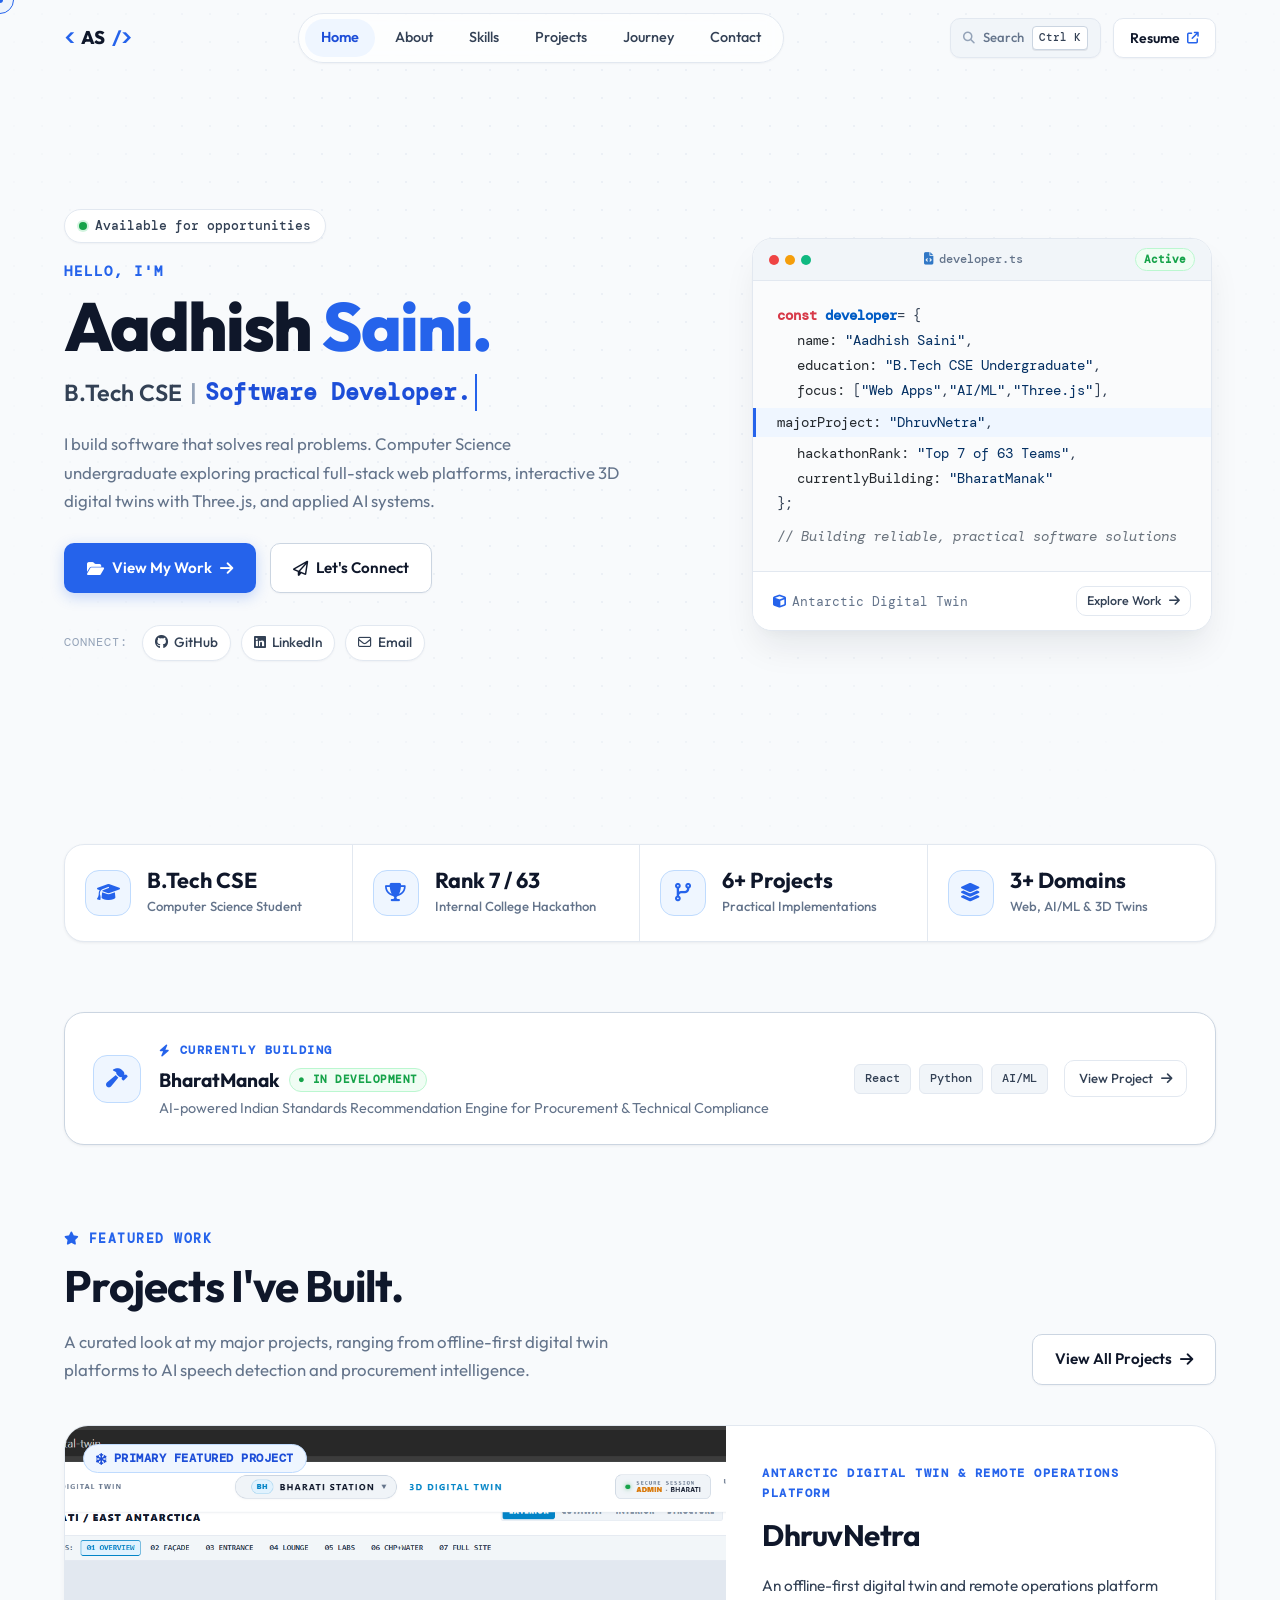
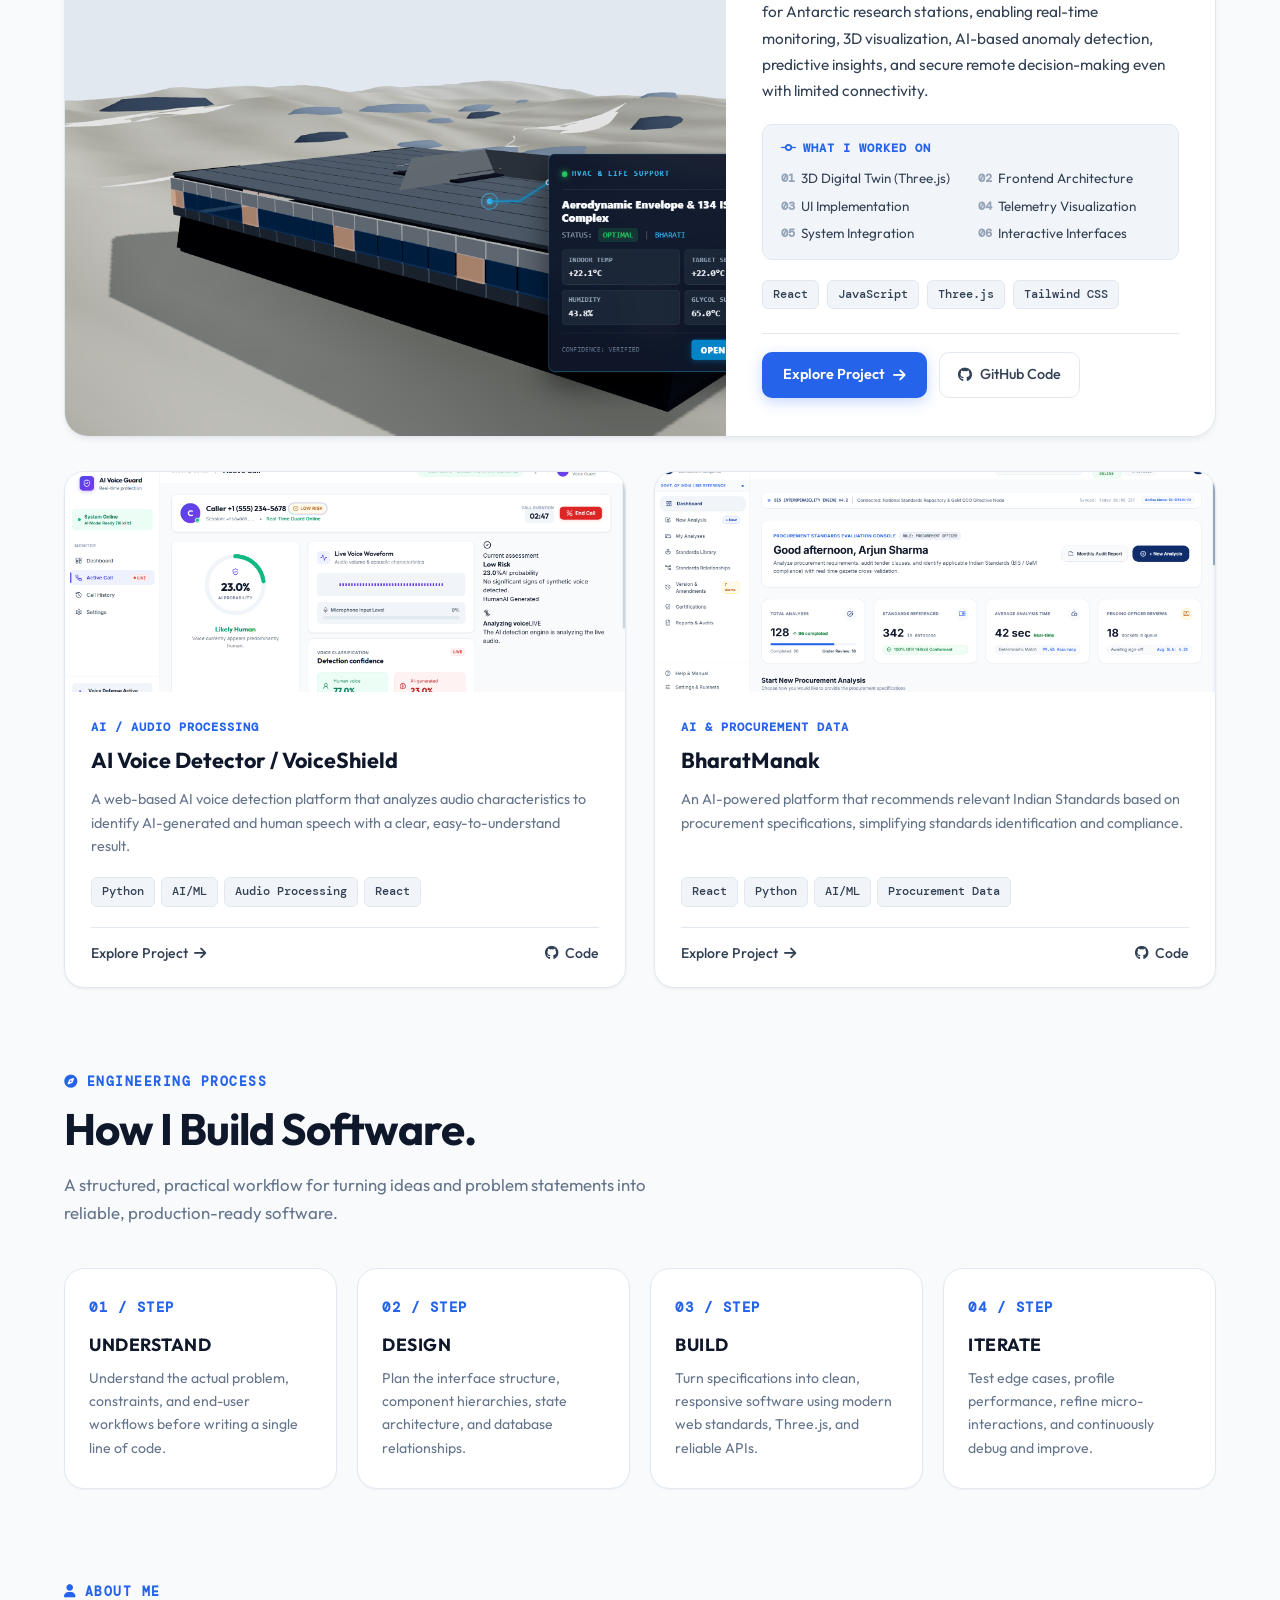
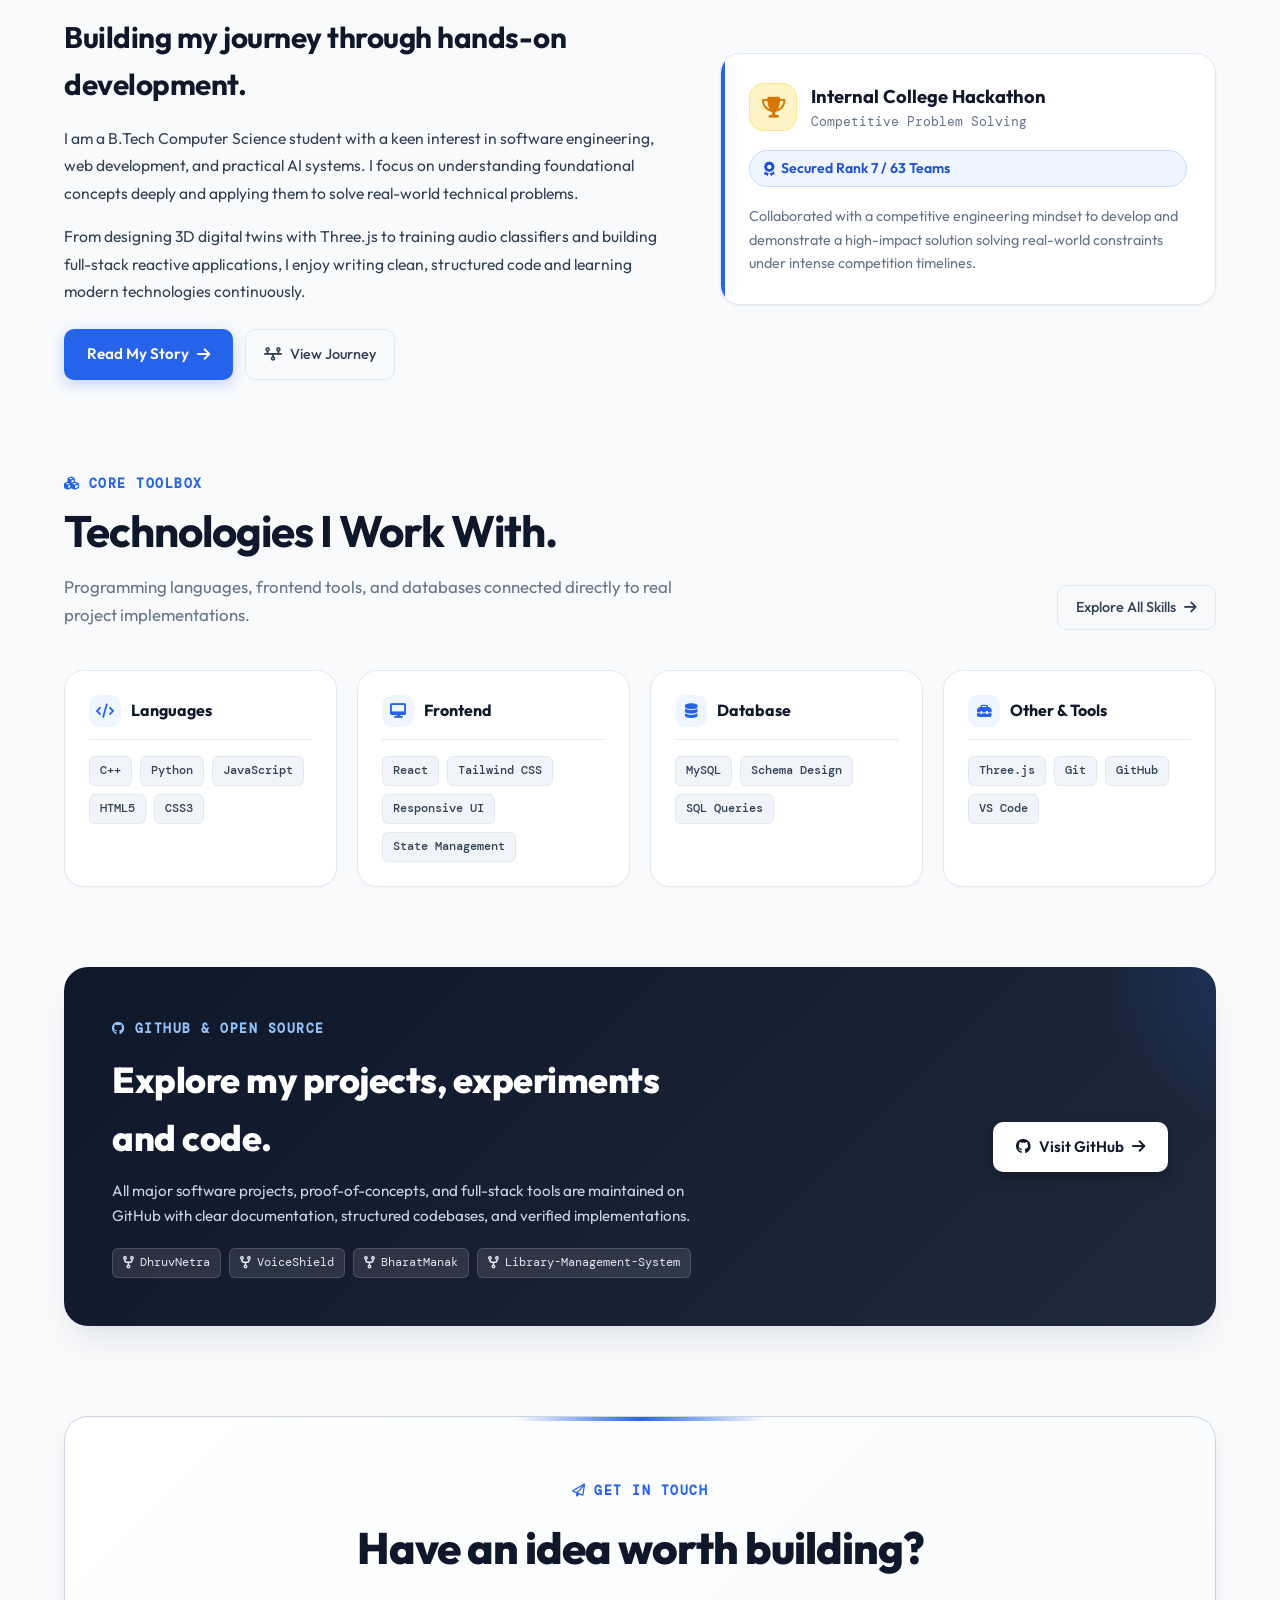
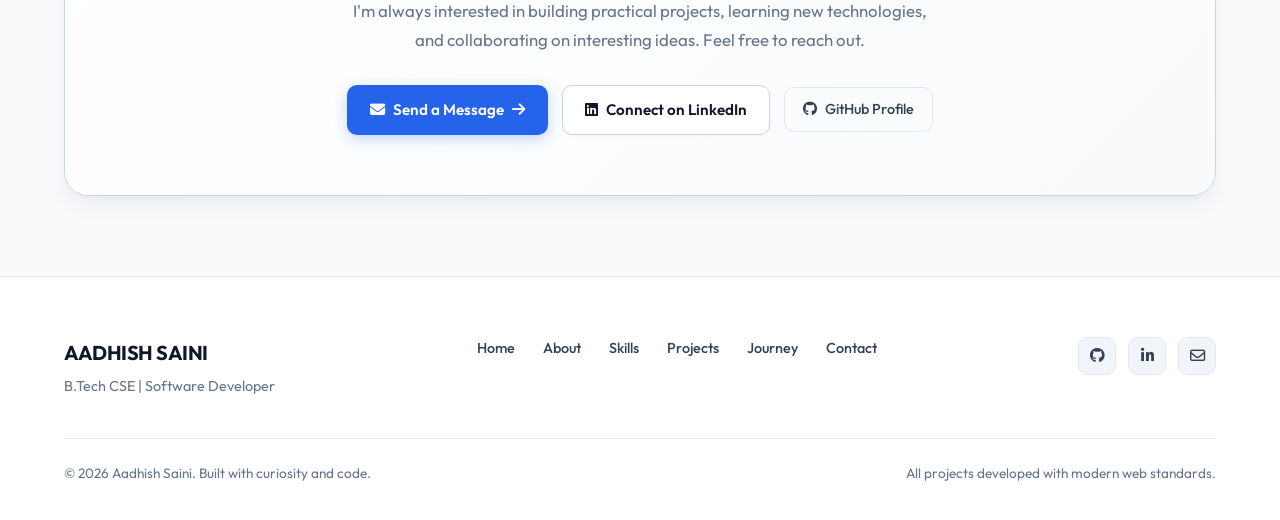
<file: index.html>
<!DOCTYPE html>
<html lang="en">

<head>
    <meta charset="UTF-8">
    <meta name="viewport" content="width=device-width, initial-scale=1.0">
    <meta name="description" content="Aadhish Saini - B.Tech CSE & Software Developer. Building practical web applications, 3D digital twins, and AI solutions.">
    <meta name="keywords" content="Aadhish Saini, Software Developer, Web Development, React, Three.js, Python, AI/ML, DhruvNetra">
    <meta name="author" content="Aadhish Saini">

    <title>Aadhish Saini | Software Developer</title>

    <!-- Google Fonts -->
    <link rel="preconnect" href="https://fonts.googleapis.com">
    <link rel="preconnect" href="https://fonts.gstatic.com" crossorigin>
    <link href="https://fonts.googleapis.com/css2?family=DM+Mono:ital,wght@0,400;0,500;1,400&family=Outfit:wght@300;400;500;600;700;800&display=swap" rel="stylesheet">

    <!-- Font Awesome Icons -->
    <link rel="stylesheet" href="https://cdnjs.cloudflare.com/ajax/libs/font-awesome/6.7.2/css/all.min.css">

    <!-- Base & Index CSS -->
    <link rel="stylesheet" href="css/base.css">
    <link rel="stylesheet" href="css/index_style.css">
</head>

<body>

    <!-- Initial Loading Experience -->
    <div id="portfolio-loader" class="portfolio-loader" aria-hidden="true">
        <div class="loader-inner">
            <div class="loader-logo">
                <span class="loader-tag">&lt;</span>
                <span class="loader-monogram">AS</span>
                <span class="loader-tag">/&gt;</span>
            </div>
            <div class="loader-info">
                <div class="loader-name">AADHISH SAINI</div>
                <div class="loader-role">SOFTWARE DEVELOPER</div>
            </div>
            <div class="loader-progress-wrap">
                <div class="loader-progress-bar" id="loader-progress-bar"></div>
            </div>
            <div class="loader-status" id="loader-status">INITIALIZING PORTFOLIO...</div>
        </div>
    </div>

    <!-- Subtle Background Pattern -->
    <div class="bg-grid-pattern" aria-hidden="true"></div>

    <!-- Custom Cursor -->
    <div class="cursor-dot" aria-hidden="true"></div>
    <div class="cursor-ring" aria-hidden="true"></div>

    <!-- HEADER / NAVBAR -->
    <header id="header">
        <nav class="navbar" aria-label="Main Navigation">
            <a href="index.html" class="logo" aria-label="Aadhish Saini Home">
                <span class="logo-tag">&lt;</span>
                <span class="logo-text">AS</span>
                <span class="logo-tag">/&gt;</span>
            </a>

            <ul class="nav-links">
                <li><a href="index.html" class="active">Home</a></li>
                <li><a href="about.html">About</a></li>
                <li><a href="skills.html">Skills</a></li>
                <li><a href="projects.html">Projects</a></li>
                <li><a href="about.html#journey">Journey</a></li>
                <li><a href="contact.html">Contact</a></li>
            </ul>

            <div class="nav-right">
                <button class="cmd-trigger-btn" id="cmd-trigger-btn" aria-label="Search and command palette (Ctrl + K)" title="Press Ctrl+K to search">
                    <i class="fa-solid fa-magnifying-glass"></i>
                    <span>Search</span>
                    <kbd class="cmd-trigger-kbd">Ctrl K</kbd>
                </button>

                <a href="files/Aadhish_resume.pdf" class="resume-btn magnetic" target="_blank" rel="noopener noreferrer">
                    Resume
                    <i class="fa-solid fa-arrow-up-right-from-square"></i>
                </a>

                <button class="menu-btn" aria-label="Toggle navigation menu" aria-expanded="false">
                    <i class="fa-solid fa-bars"></i>
                </button>
            </div>
        </nav>
    </header>

    <!-- MOBILE NAVIGATION DRAWER -->
    <div class="mobile-nav-overlay" aria-hidden="true"></div>
    <div class="mobile-nav-drawer" role="dialog" aria-modal="true" aria-label="Mobile Menu">
        <div>
            <div class="mobile-nav-header">
                <a href="index.html" class="logo">
                    <span class="logo-tag">&lt;</span>
                    <span class="logo-text">AS</span>
                    <span class="logo-tag">/&gt;</span>
                </a>
                <button class="mobile-close-btn" aria-label="Close menu">
                    <i class="fa-solid fa-xmark"></i>
                </button>
            </div>

            <div class="mobile-links">
                <a href="index.html" class="active"><i class="fa-solid fa-house"></i> Home</a>
                <a href="about.html"><i class="fa-solid fa-user"></i> About</a>
                <a href="skills.html"><i class="fa-solid fa-code"></i> Skills</a>
                <a href="projects.html"><i class="fa-solid fa-layer-group"></i> Projects</a>
                <a href="about.html#journey"><i class="fa-solid fa-timeline"></i> Journey</a>
                <a href="contact.html"><i class="fa-solid fa-paper-plane"></i> Contact</a>
            </div>
        </div>

        <div class="mobile-nav-footer">
            <button class="secondary-btn cmd-trigger-btn" style="width: 100%; margin-bottom: 10px; justify-content: center;">
                <i class="fa-solid fa-magnifying-glass"></i> Command Palette
            </button>
            <a href="files/Aadhish_resume.pdf" class="primary-btn" style="width: 100%;" target="_blank" rel="noopener noreferrer">
                <i class="fa-solid fa-file-pdf"></i> View Resume
            </a>
        </div>
    </div>

    <!-- MAIN CONTENT -->
    <main>

        <!-- HERO SECTION -->
        <section class="hero-section" id="hero">
            <div class="hero-left">
                <div class="status-pill reveal">
                    <span class="status-dot"></span>
                    <span>Available for opportunities</span>
                </div>

                <p class="hero-intro reveal delay-1">Hello, I'm</p>

                <h1 class="hero-title reveal delay-1">
                    Aadhish <span class="accent-text">Saini.</span>
                </h1>

                <div class="hero-subtitle reveal delay-2">
                    <span>B.Tech CSE</span>
                    <span style="color: var(--text-subtle);">|</span>
                    <span id="typing" class="typing-wrapper">Software Developer.</span>
                </div>

                <p class="hero-desc reveal delay-2">
                    I build software that solves real problems. Computer Science undergraduate exploring practical full-stack web platforms, interactive 3D digital twins with Three.js, and applied AI systems.
                </p>

                <div class="hero-actions reveal delay-3">
                    <a href="projects.html" class="primary-btn magnetic">
                        <i class="fa-solid fa-folder-open"></i>
                        View My Work <i class="fa-solid fa-arrow-right"></i>
                    </a>
                    <a href="contact.html" class="secondary-btn magnetic">
                        <i class="fa-regular fa-paper-plane"></i>
                        Let's Connect
                    </a>
                </div>

                <div class="hero-socials reveal delay-4">
                    <span class="hero-socials-label">Connect:</span>
                    <a href="https://github.com/aadhish-saini" class="social-pill" target="_blank" rel="noopener noreferrer" aria-label="GitHub Profile">
                        <i class="fa-brands fa-github"></i>
                        <span>GitHub</span>
                    </a>
                    <a href="https://www.linkedin.com/in/aadhish-saini-797036405/" class="social-pill" target="_blank" rel="noopener noreferrer" aria-label="LinkedIn Profile">
                        <i class="fa-brands fa-linkedin"></i>
                        <span>LinkedIn</span>
                    </a>
                    <a href="mailto:aadhishsaini14@gmail.com" class="social-pill" aria-label="Send Email">
                        <i class="fa-regular fa-envelope"></i>
                        <span>Email</span>
                    </a>
                </div>
            </div>

            <!-- HERO RIGHT: Clean Code Editor Window -->
            <div class="hero-right reveal delay-2">
                <div class="code-window">
                    <div class="window-header">
                        <div class="window-dots">
                            <span class="dot-red"></span>
                            <span class="dot-yellow"></span>
                            <span class="dot-green"></span>
                        </div>
                        <div class="window-filename">
                            <i class="fa-solid fa-file-code"></i>
                            developer.ts
                        </div>
                        <div class="window-badge">
                            Active
                        </div>
                    </div>

                    <div class="window-body">
                        <div class="code-line">
                            <span class="syn-keyword">const</span>&nbsp;<span class="syn-var">developer</span> = {
                        </div>
                        <div class="code-line code-indent">
                            <span class="syn-prop">name:</span>&nbsp;<span class="syn-string">"Aadhish Saini"</span>,
                        </div>
                        <div class="code-line code-indent">
                            <span class="syn-prop">education:</span>&nbsp;<span class="syn-string">"B.Tech CSE Undergraduate"</span>,
                        </div>
                        <div class="code-line code-indent">
                            <span class="syn-prop">focus:</span>&nbsp;[<span class="syn-string">"Web Apps"</span>, <span class="syn-string">"AI/ML"</span>, <span class="syn-string">"Three.js"</span>],
                        </div>
                        <div class="code-line code-indent syn-highlight">
                            <span class="syn-prop">majorProject:</span>&nbsp;<span class="syn-string">"DhruvNetra"</span>,
                        </div>
                        <div class="code-line code-indent">
                            <span class="syn-prop">hackathonRank:</span>&nbsp;<span class="syn-string">"Top 7 of 63 Teams"</span>,
                        </div>
                        <div class="code-line code-indent">
                            <span class="syn-prop">currentlyBuilding:</span>&nbsp;<span class="syn-string">"BharatManak"</span>
                        </div>
                        <div class="code-line">
                            };
                        </div>
                        <div class="code-line syn-comment" style="margin-top: 8px;">
                            // Building reliable, practical software solutions
                        </div>
                    </div>

                    <div class="window-footer-preview">
                        <div class="preview-tag">
                            <i class="fa-solid fa-cube"></i>
                            <span>Antarctic Digital Twin</span>
                        </div>
                        <a href="projects.html" class="outline-btn" style="padding: 4px 10px; font-size: 0.78rem;">
                            Explore Work <i class="fa-solid fa-arrow-right"></i>
                        </a>
                    </div>
                </div>
            </div>
        </section>

        <!-- METRICS / HIGHLIGHTS BAR -->
        <section class="metrics-section reveal">
            <div class="metrics-grid">
                <div class="metric-item">
                    <div class="metric-icon">
                        <i class="fa-solid fa-graduation-cap"></i>
                    </div>
                    <div class="metric-text">
                        <h4>B.Tech CSE</h4>
                        <p>Computer Science Student</p>
                    </div>
                </div>

                <div class="metric-item">
                    <div class="metric-icon">
                        <i class="fa-solid fa-trophy"></i>
                    </div>
                    <div class="metric-text">
                        <h4>Rank 7 / 63</h4>
                        <p>Internal College Hackathon</p>
                    </div>
                </div>

                <div class="metric-item">
                    <div class="metric-icon">
                        <i class="fa-solid fa-code-branch"></i>
                    </div>
                    <div class="metric-text">
                        <h4>6+ Projects</h4>
                        <p>Practical Implementations</p>
                    </div>
                </div>

                <div class="metric-item">
                    <div class="metric-icon">
                        <i class="fa-solid fa-layer-group"></i>
                    </div>
                    <div class="metric-text">
                        <h4>3+ Domains</h4>
                        <p>Web, AI/ML & 3D Twins</p>
                    </div>
                </div>
            </div>
        </section>

        <!-- CURRENTLY BUILDING -->
        <section class="currently-building-section reveal">
            <div class="currently-building-card">
                <div class="currently-building-left">
                    <div class="currently-building-icon">
                        <i class="fa-solid fa-hammer"></i>
                    </div>
                    <div class="currently-building-details">
                        <span class="section-eyebrow" style="margin-bottom: 4px; font-size: 0.75rem;"><i class="fa-solid fa-bolt"></i> Currently Building</span>
                        <h4>
                            BharatManak
                            <span class="badge badge-green" style="font-size: 0.7rem; padding: 2px 8px;">● In Development</span>
                        </h4>
                        <p>AI-powered Indian Standards Recommendation Engine for Procurement & Technical Compliance</p>
                    </div>
                </div>

                <div class="currently-building-meta">
                    <div class="primary-tech-stack" style="margin-bottom: 0;">
                        <span class="tech-tag">React</span>
                        <span class="tech-tag">Python</span>
                        <span class="tech-tag">AI/ML</span>
                    </div>
                    <a href="projects.html" class="outline-btn" style="padding: 7px 14px; font-size: 0.82rem;">
                        View Project <i class="fa-solid fa-arrow-right"></i>
                    </a>
                </div>
            </div>
        </section>

        <!-- FEATURED PROJECTS SECTION -->
        <section class="featured-projects-section" id="featured-work">
            <div class="section-header-row reveal">
                <div>
                    <span class="section-eyebrow"><i class="fa-solid fa-star"></i> Featured Work</span>
                    <h2 class="section-title">Projects I've Built.</h2>
                    <p class="section-subtitle">A curated look at my major projects, ranging from offline-first digital twin platforms to AI speech detection and procurement intelligence.</p>
                </div>
                <a href="projects.html" class="secondary-btn magnetic">
                    View All Projects <i class="fa-solid fa-arrow-right"></i>
                </a>
            </div>

            <!-- PRIMARY FEATURED PROJECT: DhruvNetra -->
            <article class="primary-project-card reveal">
                <div class="primary-card-img-wrapper">
                    <img src="images/DhruvNetra.png" alt="DhruvNetra Antarctic Digital Twin Platform Screenshot" loading="lazy">
                    <div class="primary-card-badge-overlay">
                        <span class="badge badge-blue"><i class="fa-solid fa-snowflake"></i> Primary Featured Project</span>
                    </div>
                </div>

                <div class="primary-card-content">
                    <div>
                        <div class="primary-card-header">
                            <p class="primary-card-category">Antarctic Digital Twin & Remote Operations Platform</p>
                            <h3 class="primary-card-title">DhruvNetra</h3>
                        </div>

                        <p class="primary-card-desc">
                            An offline-first digital twin and remote operations platform for Antarctic research stations, enabling real-time monitoring, 3D visualization, AI-based anomaly detection, predictive insights, and secure remote decision-making even with limited connectivity.
                        </p>

                        <!-- What I Worked On / Contributions -->
                        <div class="contribution-block">
                            <div class="contribution-title">
                                <i class="fa-solid fa-code-commit"></i> What I Worked On
                            </div>
                            <div class="contribution-list">
                                <div class="contribution-item"><span class="num">01</span> 3D Digital Twin (Three.js)</div>
                                <div class="contribution-item"><span class="num">02</span> Frontend Architecture</div>
                                <div class="contribution-item"><span class="num">03</span> UI Implementation</div>
                                <div class="contribution-item"><span class="num">04</span> Telemetry Visualization</div>
                                <div class="contribution-item"><span class="num">05</span> System Integration</div>
                                <div class="contribution-item"><span class="num">06</span> Interactive Interfaces</div>
                            </div>
                        </div>

                        <div class="primary-tech-stack">
                            <span class="tech-tag">React</span>
                            <span class="tech-tag">JavaScript</span>
                            <span class="tech-tag">Three.js</span>
                            <span class="tech-tag">Tailwind CSS</span>
                        </div>
                    </div>

                    <div class="primary-card-links">
                        <a href="projects.html" class="primary-btn" style="padding: 10px 20px; font-size: 0.9rem;">
                            Explore Project <i class="fa-solid fa-arrow-right"></i>
                        </a>
                        <a href="https://github.com/aadhish-saini" class="outline-btn" target="_blank" rel="noopener noreferrer">
                            <i class="fa-brands fa-github"></i> GitHub Code
                        </a>
                    </div>
                </div>
            </article>

            <!-- SECONDARY PROJECTS GRID: VoiceShield & BharatManak -->
            <div class="secondary-projects-grid">

                <!-- Project 2: AI Voice Detector / VoiceShield -->
                <article class="secondary-project-card reveal delay-1">
                    <div class="secondary-card-img-wrapper">
                        <img src="images/ai voice guard.png" alt="AI Voice Detector and VoiceShield Platform Preview" loading="lazy">
                    </div>
                    <div class="secondary-card-content">
                        <p class="secondary-card-category">AI / Audio Processing</p>
                        <h3 class="secondary-card-title">AI Voice Detector / VoiceShield</h3>
                        <p class="secondary-card-desc">
                            A web-based AI voice detection platform that analyzes audio characteristics to identify AI-generated and human speech with a clear, easy-to-understand result.
                        </p>
                        <div class="secondary-tech-stack">
                            <span class="tech-tag">Python</span>
                            <span class="tech-tag">AI/ML</span>
                            <span class="tech-tag">Audio Processing</span>
                            <span class="tech-tag">React</span>
                        </div>
                        <div class="secondary-card-links">
                            <a href="projects.html">
                                <span>Explore Project</span>
                                <i class="fa-solid fa-arrow-right"></i>
                            </a>
                            <a href="https://github.com/aadhish-saini" target="_blank" rel="noopener noreferrer" aria-label="Source code on GitHub">
                                <i class="fa-brands fa-github"></i> Code
                            </a>
                        </div>
                    </div>
                </article>

                <!-- Project 3: BharatManak -->
                <article class="secondary-project-card reveal delay-2">
                    <div class="secondary-card-img-wrapper">
                        <img src="images/bharatmanak.png" alt="BharatManak AI Indian Standards Platform Preview" loading="lazy">
                    </div>
                    <div class="secondary-card-content">
                        <p class="secondary-card-category">AI & Procurement Data</p>
                        <h3 class="secondary-card-title">BharatManak</h3>
                        <p class="secondary-card-desc">
                            An AI-powered platform that recommends relevant Indian Standards based on procurement specifications, simplifying standards identification and compliance.
                        </p>
                        <div class="secondary-tech-stack">
                            <span class="tech-tag">React</span>
                            <span class="tech-tag">Python</span>
                            <span class="tech-tag">AI/ML</span>
                            <span class="tech-tag">Procurement Data</span>
                        </div>
                        <div class="secondary-card-links">
                            <a href="projects.html">
                                <span>Explore Project</span>
                                <i class="fa-solid fa-arrow-right"></i>
                            </a>
                            <a href="https://github.com/aadhish-saini" target="_blank" rel="noopener noreferrer" aria-label="Source code on GitHub">
                                <i class="fa-brands fa-github"></i> Code
                            </a>
                        </div>
                    </div>
                </article>

            </div>
        </section>

        <!-- HOW I BUILD SECTION -->
        <section class="how-i-build-section">
            <div class="section-header-row reveal">
                <div>
                    <span class="section-eyebrow"><i class="fa-solid fa-compass"></i> Engineering Process</span>
                    <h2 class="section-title">How I Build Software.</h2>
                    <p class="section-subtitle">A structured, practical workflow for turning ideas and problem statements into reliable, production-ready software.</p>
                </div>
            </div>

            <div class="how-i-build-grid">
                <div class="build-step-card reveal delay-1">
                    <span class="build-step-num">01 / STEP</span>
                    <h3 class="build-step-title">Understand</h3>
                    <p class="build-step-desc">Understand the actual problem, constraints, and end-user workflows before writing a single line of code.</p>
                </div>

                <div class="build-step-card reveal delay-2">
                    <span class="build-step-num">02 / STEP</span>
                    <h3 class="build-step-title">Design</h3>
                    <p class="build-step-desc">Plan the interface structure, component hierarchies, state architecture, and database relationships.</p>
                </div>

                <div class="build-step-card reveal delay-3">
                    <span class="build-step-num">03 / STEP</span>
                    <h3 class="build-step-title">Build</h3>
                    <p class="build-step-desc">Turn specifications into clean, responsive software using modern web standards, Three.js, and reliable APIs.</p>
                </div>

                <div class="build-step-card reveal delay-4">
                    <span class="build-step-num">04 / STEP</span>
                    <h3 class="build-step-title">Iterate</h3>
                    <p class="build-step-desc">Test edge cases, profile performance, refine micro-interactions, and continuously debug and improve.</p>
                </div>
            </div>
        </section>

        <!-- ABOUT & ACHIEVEMENTS HIGHLIGHT SECTION -->
        <section class="about-highlight-section">
            <div class="about-highlight-text reveal">
                <span class="section-eyebrow"><i class="fa-solid fa-user"></i> About Me</span>
                <h3>Building my journey through hands-on development.</h3>
                <p>
                    I am a B.Tech Computer Science student with a keen interest in software engineering, web development, and practical AI systems. I focus on understanding foundational concepts deeply and applying them to solve real-world technical problems.
                </p>
                <p>
                    From designing 3D digital twins with Three.js to training audio classifiers and building full-stack reactive applications, I enjoy writing clean, structured code and learning modern technologies continuously.
                </p>
                <div style="margin-top: 24px; display: flex; gap: 12px; flex-wrap: wrap;">
                    <a href="about.html" class="primary-btn magnetic">
                        Read My Story <i class="fa-solid fa-arrow-right"></i>
                    </a>
                    <a href="about.html#journey" class="outline-btn">
                        <i class="fa-solid fa-timeline"></i> View Journey
                    </a>
                </div>
            </div>

            <!-- Achievement Card -->
            <div class="achievement-card reveal delay-1">
                <div class="achievement-header">
                    <div class="achievement-icon">
                        <i class="fa-solid fa-trophy"></i>
                    </div>
                    <div class="achievement-title-area">
                        <h4>Internal College Hackathon</h4>
                        <p>Competitive Problem Solving</p>
                    </div>
                </div>

                <div class="achievement-badge">
                    <i class="fa-solid fa-award"></i> Secured Rank 7 / 63 Teams
                </div>

                <p class="achievement-desc">
                    Collaborated with a competitive engineering mindset to develop and demonstrate a high-impact solution solving real-world constraints under intense competition timelines.
                </p>
            </div>
        </section>

        <!-- SKILLS OVERVIEW SECTION -->
        <section class="skills-overview-section">
            <div class="section-header-row reveal">
                <div>
                    <span class="section-eyebrow"><i class="fa-solid fa-cubes"></i> Core Toolbox</span>
                    <h2 class="section-title">Technologies I Work With.</h2>
                    <p class="section-subtitle">Programming languages, frontend tools, and databases connected directly to real project implementations.</p>
                </div>
                <a href="skills.html" class="outline-btn">
                    Explore All Skills <i class="fa-solid fa-arrow-right"></i>
                </a>
            </div>

            <div class="skills-categories-grid">
                <!-- Languages -->
                <div class="skill-category-card reveal delay-1">
                    <div class="category-header">
                        <div class="category-icon"><i class="fa-solid fa-code"></i></div>
                        <h4 class="category-title">Languages</h4>
                    </div>
                    <div class="category-chips">
                        <span class="tech-tag" title="Used in DSA & Problem Solving">C++</span>
                        <span class="tech-tag" title="Used in VoiceShield & AI">Python</span>
                        <span class="tech-tag" title="Used in DhruvNetra & Web Apps">JavaScript</span>
                        <span class="tech-tag" title="Used in Web Structure">HTML5</span>
                        <span class="tech-tag" title="Used in UI Styling">CSS3</span>
                    </div>
                </div>

                <!-- Frontend -->
                <div class="skill-category-card reveal delay-2">
                    <div class="category-header">
                        <div class="category-icon"><i class="fa-solid fa-desktop"></i></div>
                        <h4 class="category-title">Frontend</h4>
                    </div>
                    <div class="category-chips">
                        <span class="tech-tag" title="Used in DhruvNetra & BharatManak">React</span>
                        <span class="tech-tag" title="Used in DhruvNetra UI">Tailwind CSS</span>
                        <span class="tech-tag" title="Used across all projects">Responsive UI</span>
                        <span class="tech-tag" title="Component State & Lifecycle">State Management</span>
                    </div>
                </div>

                <!-- Database -->
                <div class="skill-category-card reveal delay-3">
                    <div class="category-header">
                        <div class="category-icon"><i class="fa-solid fa-database"></i></div>
                        <h4 class="category-title">Database</h4>
                    </div>
                    <div class="category-chips">
                        <span class="tech-tag" title="Used in Library Management System">MySQL</span>
                        <span class="tech-tag" title="Relational Data Architecture">Schema Design</span>
                        <span class="tech-tag" title="Data Integrity & CRUD">SQL Queries</span>
                    </div>
                </div>

                <!-- Other Tools -->
                <div class="skill-category-card reveal delay-4">
                    <div class="category-header">
                        <div class="category-icon"><i class="fa-solid fa-toolbox"></i></div>
                        <h4 class="category-title">Other & Tools</h4>
                    </div>
                    <div class="category-chips">
                        <span class="tech-tag" title="Used in DhruvNetra 3D Twin">Three.js</span>
                        <span class="tech-tag" title="Version Control">Git</span>
                        <span class="tech-tag" title="Open Source Repositories">GitHub</span>
                        <span class="tech-tag" title="Development Environment">VS Code</span>
                    </div>
                </div>
            </div>
        </section>

        <!-- GITHUB / OPEN SOURCE SPOTLIGHT -->
        <section class="github-section reveal">
            <div class="github-spotlight-card">
                <div class="github-spotlight-content">
                    <span class="github-spotlight-eyebrow"><i class="fa-brands fa-github"></i> GitHub & Open Source</span>
                    <h2 class="github-spotlight-title">Explore my projects, experiments and code.</h2>
                    <p class="github-spotlight-desc">All major software projects, proof-of-concepts, and full-stack tools are maintained on GitHub with clear documentation, structured codebases, and verified implementations.</p>
                    <div class="github-spotlight-repos">
                        <span class="github-repo-chip"><i class="fa-solid fa-code-fork"></i> DhruvNetra</span>
                        <span class="github-repo-chip"><i class="fa-solid fa-code-fork"></i> VoiceShield</span>
                        <span class="github-repo-chip"><i class="fa-solid fa-code-fork"></i> BharatManak</span>
                        <span class="github-repo-chip"><i class="fa-solid fa-code-fork"></i> Library-Management-System</span>
                    </div>
                </div>
                <div class="github-spotlight-action">
                    <a href="https://github.com/aadhish-saini" class="primary-btn magnetic" target="_blank" rel="noopener noreferrer">
                        <i class="fa-brands fa-github"></i> Visit GitHub <i class="fa-solid fa-arrow-right"></i>
                    </a>
                </div>
            </div>
        </section>

        <!-- CTA SECTION -->
        <section class="cta-banner-section reveal">
            <div class="cta-card">
                <span class="section-eyebrow"><i class="fa-regular fa-paper-plane"></i> Get In Touch</span>
                <h2>Have an idea worth building?</h2>
                <p>
                    I'm always interested in building practical projects, learning new technologies, and collaborating on interesting ideas. Feel free to reach out.
                </p>
                <div class="cta-buttons">
                    <a href="contact.html" class="primary-btn magnetic">
                        <i class="fa-solid fa-envelope"></i> Send a Message <i class="fa-solid fa-arrow-right"></i>
                    </a>
                    <a href="https://www.linkedin.com/in/aadhish-saini-797036405/" class="secondary-btn magnetic" target="_blank" rel="noopener noreferrer">
                        <i class="fa-brands fa-linkedin"></i> Connect on LinkedIn
                    </a>
                    <a href="https://github.com/aadhish-saini" class="outline-btn" target="_blank" rel="noopener noreferrer">
                        <i class="fa-brands fa-github"></i> GitHub Profile
                    </a>
                </div>
            </div>
        </section>

    </main>

    <!-- FOOTER -->
    <footer class="site-footer">
        <div class="footer-container">
            <div class="footer-top">
                <div class="footer-brand">
                    <h3>AADHISH SAINI</h3>
                    <p>B.Tech CSE | Software Developer</p>
                </div>

                <nav class="footer-nav" aria-label="Footer Navigation">
                    <a href="index.html">Home</a>
                    <a href="about.html">About</a>
                    <a href="skills.html">Skills</a>
                    <a href="projects.html">Projects</a>
                    <a href="about.html#journey">Journey</a>
                    <a href="contact.html">Contact</a>
                </nav>

                <div class="footer-socials">
                    <a href="https://github.com/aadhish-saini" target="_blank" rel="noopener noreferrer" aria-label="GitHub">
                        <i class="fa-brands fa-github"></i>
                    </a>
                    <a href="https://www.linkedin.com/in/aadhish-saini-797036405/" target="_blank" rel="noopener noreferrer" aria-label="LinkedIn">
                        <i class="fa-brands fa-linkedin-in"></i>
                    </a>
                    <a href="mailto:aadhishsaini14@gmail.com" aria-label="Email">
                        <i class="fa-regular fa-envelope"></i>
                    </a>
                </div>
            </div>

            <div class="footer-bottom">
                <div>
                    © <span class="current-year">2026</span> Aadhish Saini. Built with curiosity and code.
                </div>
                <div>
                    All projects developed with modern web standards.
                </div>
            </div>
        </div>
    </footer>

    <!-- JavaScript -->
    <script src="js/script.js"></script>

</body>

</html>
</file>
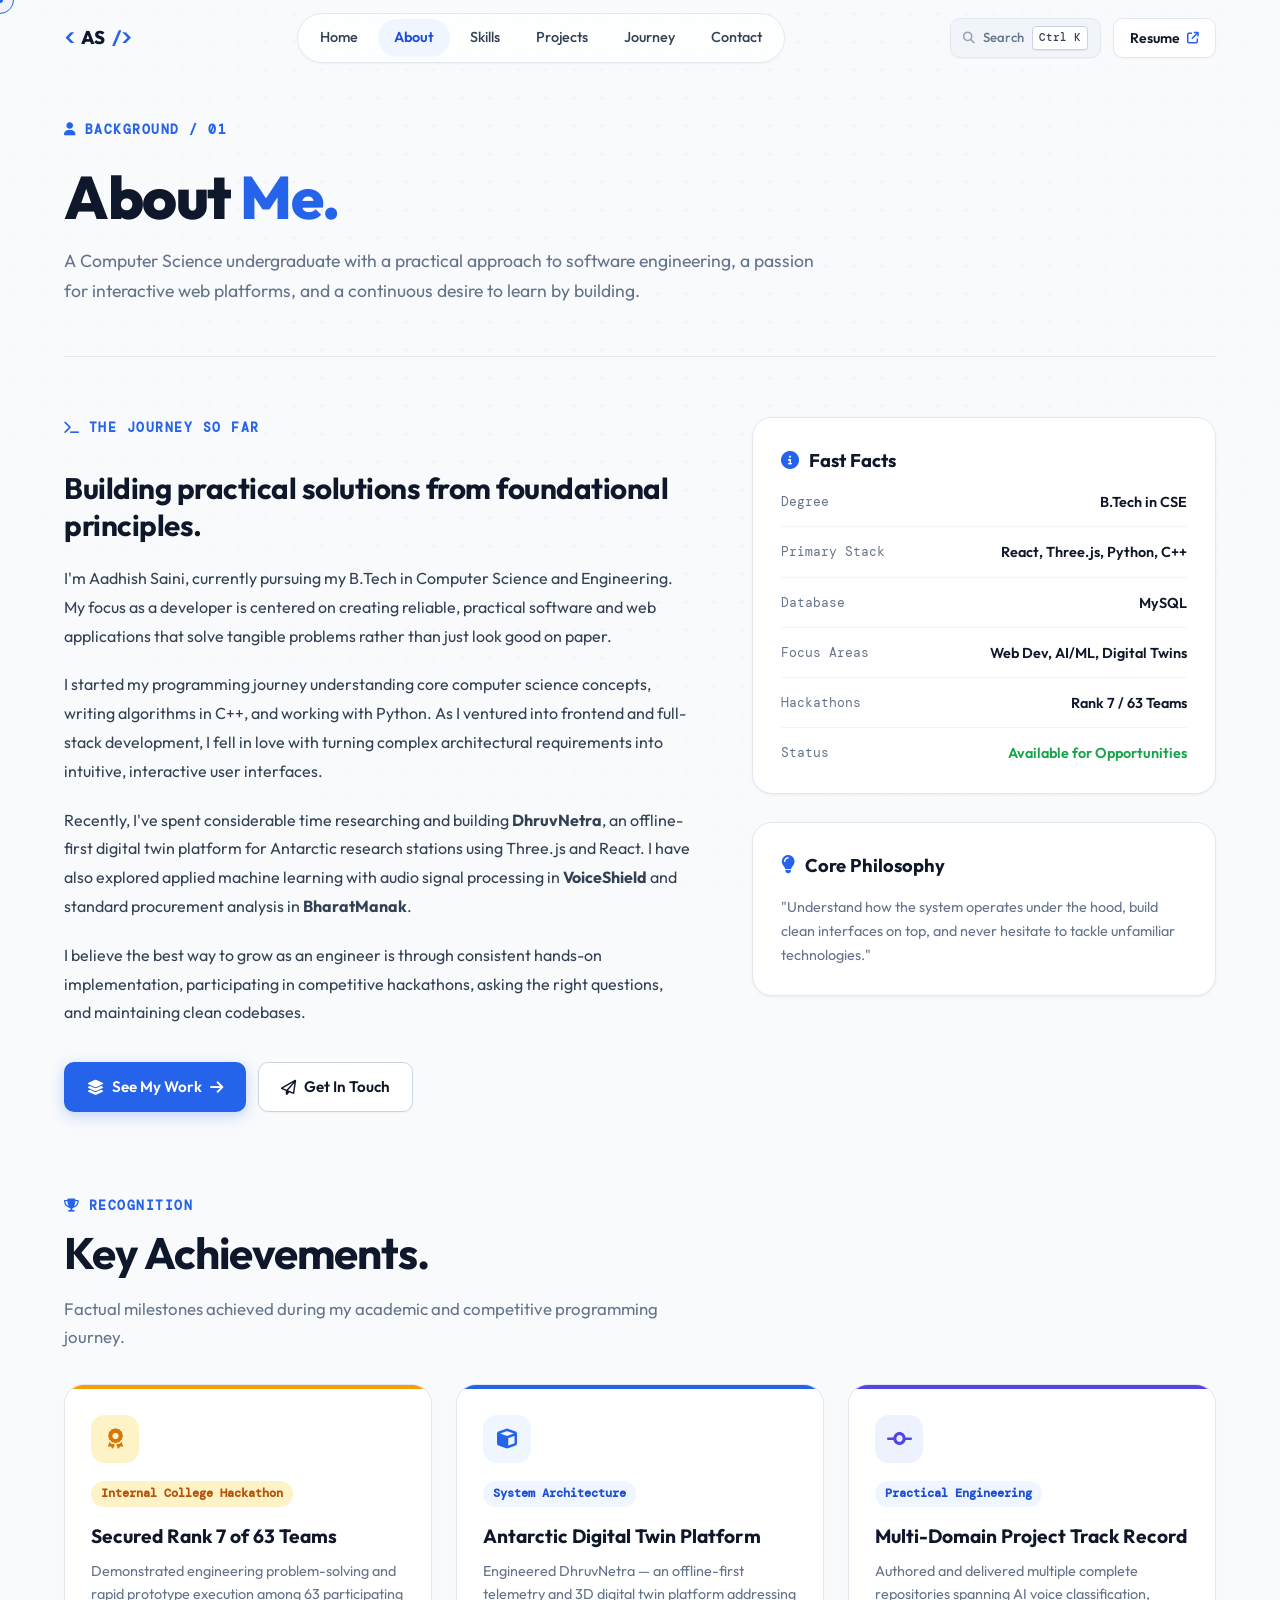
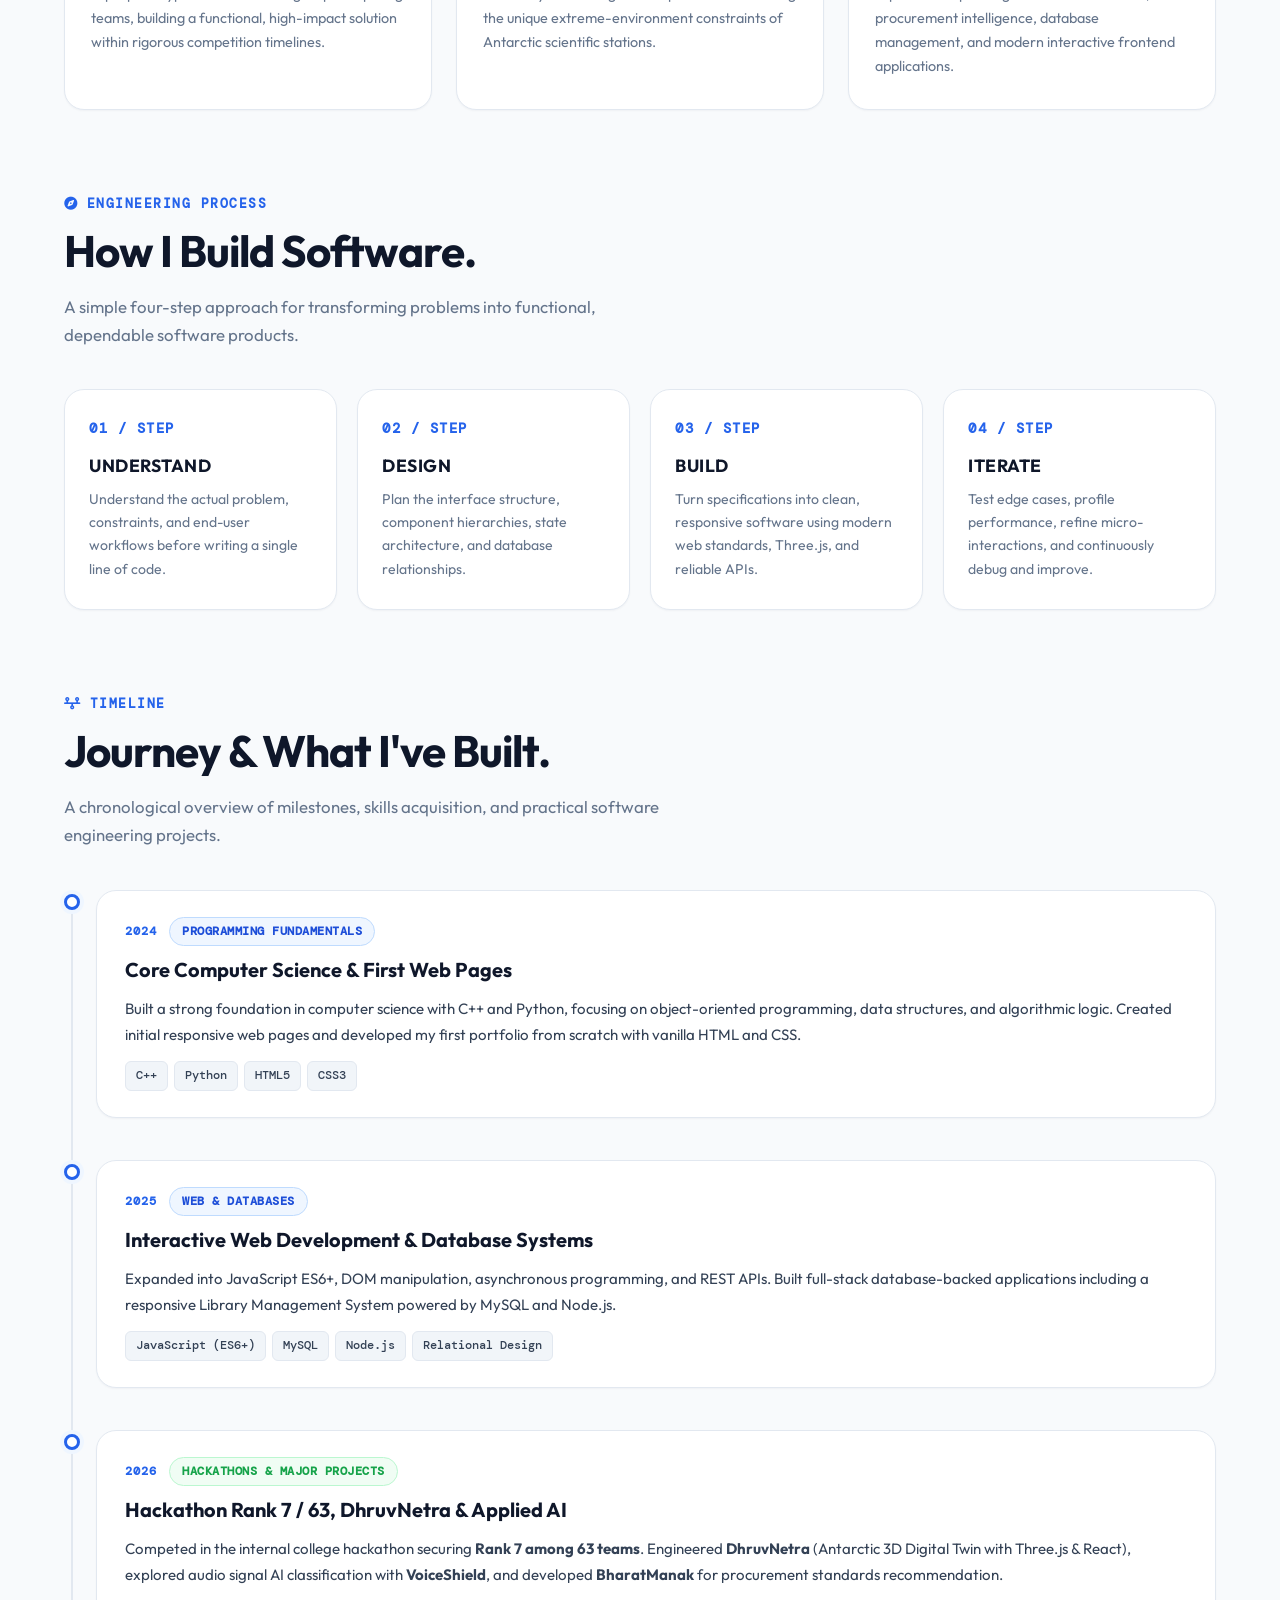
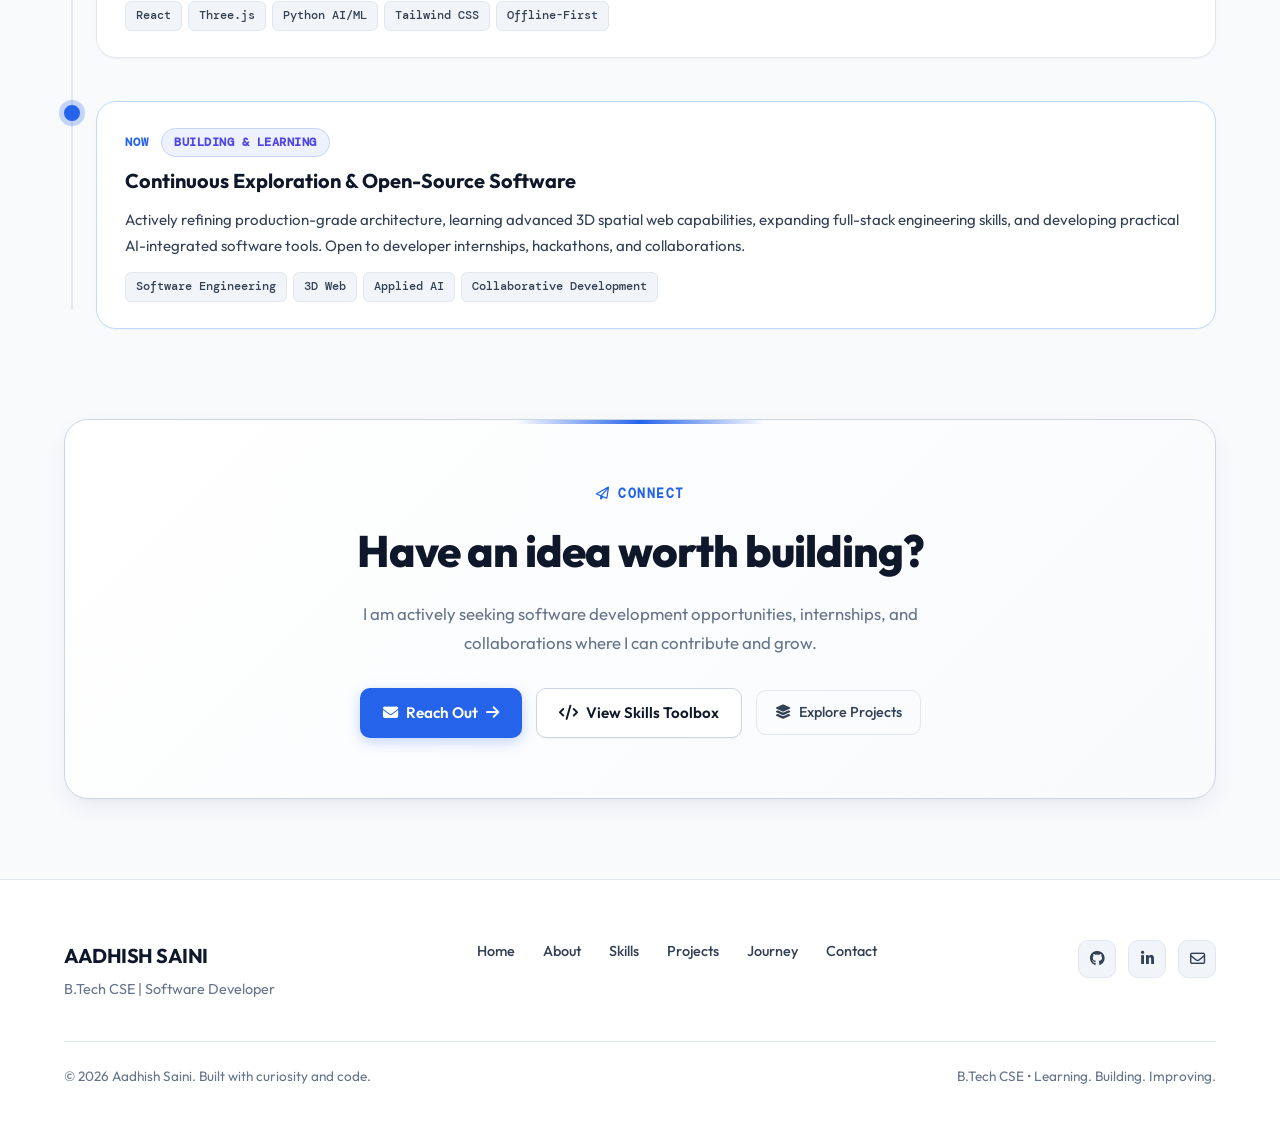
<file: about.html>
<!DOCTYPE html>
<html lang="en">

<head>
    <meta charset="UTF-8">
    <meta name="viewport" content="width=device-width, initial-scale=1.0">
    <meta name="description" content="About Aadhish Saini - B.Tech CSE student, developer journey, hackathon achievements, and software engineering interests.">
    <meta name="keywords" content="Aadhish Saini, About, Journey, Developer, Computer Science, Hackathon, DhruvNetra, Portfolio">

    <title>About | Aadhish Saini</title>

    <!-- Google Fonts -->
    <link rel="preconnect" href="https://fonts.googleapis.com">
    <link rel="preconnect" href="https://fonts.gstatic.com" crossorigin>
    <link href="https://fonts.googleapis.com/css2?family=DM+Mono:ital,wght@0,400;0,500;1,400&family=Outfit:wght@300;400;500;600;700;800&display=swap" rel="stylesheet">

    <!-- Font Awesome Icons -->
    <link rel="stylesheet" href="https://cdnjs.cloudflare.com/ajax/libs/font-awesome/6.7.2/css/all.min.css">

    <!-- Base & About CSS -->
    <link rel="stylesheet" href="css/base.css">
    <link rel="stylesheet" href="css/about_style.css">
</head>

<body>

    <!-- Subtle Background Pattern -->
    <div class="bg-grid-pattern" aria-hidden="true"></div>

    <!-- Custom Cursor -->
    <div class="cursor-dot" aria-hidden="true"></div>
    <div class="cursor-ring" aria-hidden="true"></div>

    <!-- NAVBAR -->
    <header id="header">
        <nav class="navbar" aria-label="Main Navigation">
            <a href="index.html" class="logo" aria-label="Aadhish Saini Home">
                <span class="logo-tag">&lt;</span>
                <span class="logo-text">AS</span>
                <span class="logo-tag">/&gt;</span>
            </a>

            <ul class="nav-links">
                <li><a href="index.html">Home</a></li>
                <li><a href="about.html" class="active">About</a></li>
                <li><a href="skills.html">Skills</a></li>
                <li><a href="projects.html">Projects</a></li>
                <li><a href="#journey">Journey</a></li>
                <li><a href="contact.html">Contact</a></li>
            </ul>

            <div class="nav-right">
                <button class="cmd-trigger-btn" id="cmd-trigger-btn" aria-label="Search and command palette (Ctrl + K)" title="Press Ctrl+K to search">
                    <i class="fa-solid fa-magnifying-glass"></i>
                    <span>Search</span>
                    <kbd class="cmd-trigger-kbd">Ctrl K</kbd>
                </button>

                <a href="files/Aadhish_resume.pdf" class="resume-btn magnetic" target="_blank" rel="noopener noreferrer">
                    Resume
                    <i class="fa-solid fa-arrow-up-right-from-square"></i>
                </a>

                <button class="menu-btn" aria-label="Toggle navigation menu" aria-expanded="false">
                    <i class="fa-solid fa-bars"></i>
                </button>
            </div>
        </nav>
    </header>

    <!-- MOBILE NAVIGATION DRAWER -->
    <div class="mobile-nav-overlay" aria-hidden="true"></div>
    <div class="mobile-nav-drawer" role="dialog" aria-modal="true" aria-label="Mobile Menu">
        <div>
            <div class="mobile-nav-header">
                <a href="index.html" class="logo">
                    <span class="logo-tag">&lt;</span>
                    <span class="logo-text">AS</span>
                    <span class="logo-tag">/&gt;</span>
                </a>
                <button class="mobile-close-btn" aria-label="Close menu">
                    <i class="fa-solid fa-xmark"></i>
                </button>
            </div>

            <div class="mobile-links">
                <a href="index.html"><i class="fa-solid fa-house"></i> Home</a>
                <a href="about.html" class="active"><i class="fa-solid fa-user"></i> About</a>
                <a href="skills.html"><i class="fa-solid fa-code"></i> Skills</a>
                <a href="projects.html"><i class="fa-solid fa-layer-group"></i> Projects</a>
                <a href="#journey"><i class="fa-solid fa-timeline"></i> Journey</a>
                <a href="contact.html"><i class="fa-solid fa-paper-plane"></i> Contact</a>
            </div>
        </div>

        <div class="mobile-nav-footer">
            <button class="secondary-btn cmd-trigger-btn" style="width: 100%; margin-bottom: 10px; justify-content: center;">
                <i class="fa-solid fa-magnifying-glass"></i> Command Palette
            </button>
            <a href="files/Aadhish_resume.pdf" class="primary-btn" style="width: 100%;" target="_blank" rel="noopener noreferrer">
                <i class="fa-solid fa-file-pdf"></i> View Resume
            </a>
        </div>
    </div>

    <!-- MAIN CONTENT -->
    <main>

        <!-- PAGE HERO -->
        <section class="page-hero">
            <div class="page-hero-content">
                <span class="section-eyebrow reveal"><i class="fa-solid fa-user"></i> Background / 01</span>
                <h1 class="page-hero-title reveal delay-1">
                    About <span>Me.</span>
                </h1>
                <p class="page-hero-desc reveal delay-2">
                    A Computer Science undergraduate with a practical approach to software engineering, a passion for interactive web platforms, and a continuous desire to learn by building.
                </p>
            </div>
        </section>

        <!-- ABOUT MAIN STORY & SIDEBAR -->
        <section class="about-main-container">
            <div class="about-story reveal">
                <span class="section-eyebrow"><i class="fa-solid fa-terminal"></i> The Journey So Far</span>
                <h2>Building practical solutions from foundational principles.</h2>

                <p>
                    I'm Aadhish Saini, currently pursuing my B.Tech in Computer Science and Engineering. My focus as a developer is centered on creating reliable, practical software and web applications that solve tangible problems rather than just look good on paper.
                </p>

                <p>
                    I started my programming journey understanding core computer science concepts, writing algorithms in C++, and working with Python. As I ventured into frontend and full-stack development, I fell in love with turning complex architectural requirements into intuitive, interactive user interfaces.
                </p>

                <p>
                    Recently, I've spent considerable time researching and building <strong>DhruvNetra</strong>, an offline-first digital twin platform for Antarctic research stations using Three.js and React. I have also explored applied machine learning with audio signal processing in <strong>VoiceShield</strong> and standard procurement analysis in <strong>BharatManak</strong>.
                </p>

                <p>
                    I believe the best way to grow as an engineer is through consistent hands-on implementation, participating in competitive hackathons, asking the right questions, and maintaining clean codebases.
                </p>

                <div style="margin-top: 15px; display: flex; gap: 12px; flex-wrap: wrap;">
                    <a href="projects.html" class="primary-btn magnetic">
                        <i class="fa-solid fa-layer-group"></i> See My Work <i class="fa-solid fa-arrow-right"></i>
                    </a>
                    <a href="contact.html" class="secondary-btn magnetic">
                        <i class="fa-regular fa-paper-plane"></i> Get In Touch
                    </a>
                </div>
            </div>

            <!-- SIDEBAR -->
            <div class="about-sidebar reveal delay-1">
                <div class="about-card">
                    <h3><i class="fa-solid fa-circle-info"></i> Fast Facts</h3>
                    <div class="facts-list">
                        <div class="fact-item">
                            <span class="fact-label">Degree</span>
                            <span class="fact-val">B.Tech in CSE</span>
                        </div>
                        <div class="fact-item">
                            <span class="fact-label">Primary Stack</span>
                            <span class="fact-val">React, Three.js, Python, C++</span>
                        </div>
                        <div class="fact-item">
                            <span class="fact-label">Database</span>
                            <span class="fact-val">MySQL</span>
                        </div>
                        <div class="fact-item">
                            <span class="fact-label">Focus Areas</span>
                            <span class="fact-val">Web Dev, AI/ML, Digital Twins</span>
                        </div>
                        <div class="fact-item">
                            <span class="fact-label">Hackathons</span>
                            <span class="fact-val">Rank 7 / 63 Teams</span>
                        </div>
                        <div class="fact-item">
                            <span class="fact-label">Status</span>
                            <span class="fact-val" style="color: var(--success);">Available for Opportunities</span>
                        </div>
                    </div>
                </div>

                <div class="about-card">
                    <h3><i class="fa-solid fa-lightbulb"></i> Core Philosophy</h3>
                    <p style="font-size: 0.9rem; color: var(--text-muted); line-height: 1.65;">
                        "Understand how the system operates under the hood, build clean interfaces on top, and never hesitate to tackle unfamiliar technologies."
                    </p>
                </div>
            </div>
        </section>

        <!-- ACHIEVEMENTS SECTION -->
        <section class="achievements-section">
            <div class="reveal">
                <span class="section-eyebrow"><i class="fa-solid fa-trophy"></i> Recognition</span>
                <h2 class="section-title">Key Achievements.</h2>
                <p class="section-subtitle">Factual milestones achieved during my academic and competitive programming journey.</p>
            </div>

            <div class="achievements-grid">
                <!-- Achievement 1: Hackathon Winner -->
                <div class="achievement-box gold reveal delay-1">
                    <div class="achievement-box-icon">
                        <i class="fa-solid fa-award"></i>
                    </div>
                    <span class="achievement-box-badge">Internal College Hackathon</span>
                    <h3 class="achievement-box-title">Secured Rank 7 of 63 Teams</h3>
                    <p class="achievement-box-desc">
                        Demonstrated engineering problem-solving and rapid prototype execution among 63 participating teams, building a functional, high-impact solution within rigorous competition timelines.
                    </p>
                </div>

                <!-- Achievement 2: DhruvNetra Platform -->
                <div class="achievement-box reveal delay-2">
                    <div class="achievement-box-icon">
                        <i class="fa-solid fa-cube"></i>
                    </div>
                    <span class="achievement-box-badge">System Architecture</span>
                    <h3 class="achievement-box-title">Antarctic Digital Twin Platform</h3>
                    <p class="achievement-box-desc">
                        Engineered DhruvNetra — an offline-first telemetry and 3D digital twin platform addressing the unique extreme-environment constraints of Antarctic scientific stations.
                    </p>
                </div>

                <!-- Achievement 3: Open Source & Projects -->
                <div class="achievement-box indigo reveal delay-3">
                    <div class="achievement-box-icon">
                        <i class="fa-solid fa-code-commit"></i>
                    </div>
                    <span class="achievement-box-badge">Practical Engineering</span>
                    <h3 class="achievement-box-title">Multi-Domain Project Track Record</h3>
                    <p class="achievement-box-desc">
                        Authored and delivered multiple complete repositories spanning AI voice classification, procurement intelligence, database management, and modern interactive frontend applications.
                    </p>
                </div>
            </div>
        </section>

        <!-- HOW I BUILD SECTION -->
        <section class="how-i-build-section">
            <div class="section-header-row reveal">
                <div>
                    <span class="section-eyebrow"><i class="fa-solid fa-compass"></i> Engineering Process</span>
                    <h2 class="section-title">How I Build Software.</h2>
                    <p class="section-subtitle">A simple four-step approach for transforming problems into functional, dependable software products.</p>
                </div>
            </div>

            <div class="how-i-build-grid">
                <div class="build-step-card reveal delay-1">
                    <span class="build-step-num">01 / STEP</span>
                    <h3 class="build-step-title">Understand</h3>
                    <p class="build-step-desc">Understand the actual problem, constraints, and end-user workflows before writing a single line of code.</p>
                </div>

                <div class="build-step-card reveal delay-2">
                    <span class="build-step-num">02 / STEP</span>
                    <h3 class="build-step-title">Design</h3>
                    <p class="build-step-desc">Plan the interface structure, component hierarchies, state architecture, and database relationships.</p>
                </div>

                <div class="build-step-card reveal delay-3">
                    <span class="build-step-num">03 / STEP</span>
                    <h3 class="build-step-title">Build</h3>
                    <p class="build-step-desc">Turn specifications into clean, responsive software using modern web standards, Three.js, and reliable APIs.</p>
                </div>

                <div class="build-step-card reveal delay-4">
                    <span class="build-step-num">04 / STEP</span>
                    <h3 class="build-step-title">Iterate</h3>
                    <p class="build-step-desc">Test edge cases, profile performance, refine micro-interactions, and continuously debug and improve.</p>
                </div>
            </div>
        </section>

        <!-- JOURNEY / TIMELINE SECTION -->
        <section class="journey-section" id="journey">
            <div class="reveal">
                <span class="section-eyebrow"><i class="fa-solid fa-timeline"></i> Timeline</span>
                <h2 class="section-title">Journey & What I've Built.</h2>
                <p class="section-subtitle">A chronological overview of milestones, skills acquisition, and practical software engineering projects.</p>
            </div>

            <div class="timeline-wrapper">
                <div class="timeline-line"></div>

                <!-- Milestone 1: 2024 -->
                <div class="timeline-step reveal">
                    <div class="timeline-marker"></div>
                    <div class="timeline-card">
                        <div class="timeline-meta">
                            <span class="timeline-tag">2024</span>
                            <span class="badge badge-blue">Programming Fundamentals</span>
                        </div>
                        <h3 class="timeline-heading">Core Computer Science & First Web Pages</h3>
                        <p class="timeline-text">
                            Built a strong foundation in computer science with C++ and Python, focusing on object-oriented programming, data structures, and algorithmic logic. Created initial responsive web pages and developed my first portfolio from scratch with vanilla HTML and CSS.
                        </p>
                        <div class="timeline-tech-row">
                            <span class="tech-tag">C++</span>
                            <span class="tech-tag">Python</span>
                            <span class="tech-tag">HTML5</span>
                            <span class="tech-tag">CSS3</span>
                        </div>
                    </div>
                </div>

                <!-- Milestone 2: 2025 -->
                <div class="timeline-step reveal delay-1">
                    <div class="timeline-marker"></div>
                    <div class="timeline-card">
                        <div class="timeline-meta">
                            <span class="timeline-tag">2025</span>
                            <span class="badge badge-blue">Web & Databases</span>
                        </div>
                        <h3 class="timeline-heading">Interactive Web Development & Database Systems</h3>
                        <p class="timeline-text">
                            Expanded into JavaScript ES6+, DOM manipulation, asynchronous programming, and REST APIs. Built full-stack database-backed applications including a responsive Library Management System powered by MySQL and Node.js.
                        </p>
                        <div class="timeline-tech-row">
                            <span class="tech-tag">JavaScript (ES6+)</span>
                            <span class="tech-tag">MySQL</span>
                            <span class="tech-tag">Node.js</span>
                            <span class="tech-tag">Relational Design</span>
                        </div>
                    </div>
                </div>

                <!-- Milestone 3: 2026 -->
                <div class="timeline-step reveal delay-2">
                    <div class="timeline-marker"></div>
                    <div class="timeline-card">
                        <div class="timeline-meta">
                            <span class="timeline-tag">2026</span>
                            <span class="badge badge-green">Hackathons & Major Projects</span>
                        </div>
                        <h3 class="timeline-heading">Hackathon Rank 7 / 63, DhruvNetra & Applied AI</h3>
                        <p class="timeline-text">
                            Competed in the internal college hackathon securing <strong>Rank 7 among 63 teams</strong>. Engineered <strong>DhruvNetra</strong> (Antarctic 3D Digital Twin with Three.js & React), explored audio signal AI classification with <strong>VoiceShield</strong>, and developed <strong>BharatManak</strong> for procurement standards recommendation.
                        </p>
                        <div class="timeline-tech-row">
                            <span class="tech-tag">React</span>
                            <span class="tech-tag">Three.js</span>
                            <span class="tech-tag">Python AI/ML</span>
                            <span class="tech-tag">Tailwind CSS</span>
                            <span class="tech-tag">Offline-First</span>
                        </div>
                    </div>
                </div>

                <!-- Milestone 4: NOW -->
                <div class="timeline-step latest reveal delay-3">
                    <div class="timeline-marker"></div>
                    <div class="timeline-card" style="border-color: var(--accent-border);">
                        <div class="timeline-meta">
                            <span class="timeline-tag">NOW</span>
                            <span class="badge badge-indigo">Building & Learning</span>
                        </div>
                        <h3 class="timeline-heading">Continuous Exploration & Open-Source Software</h3>
                        <p class="timeline-text">
                            Actively refining production-grade architecture, learning advanced 3D spatial web capabilities, expanding full-stack engineering skills, and developing practical AI-integrated software tools. Open to developer internships, hackathons, and collaborations.
                        </p>
                        <div class="timeline-tech-row">
                            <span class="tech-tag">Software Engineering</span>
                            <span class="tech-tag">3D Web</span>
                            <span class="tech-tag">Applied AI</span>
                            <span class="tech-tag">Collaborative Development</span>
                        </div>
                    </div>
                </div>

            </div>
        </section>

        <!-- CTA BANNER -->
        <section class="cta-banner-section reveal">
            <div class="cta-card">
                <span class="section-eyebrow"><i class="fa-regular fa-paper-plane"></i> Connect</span>
                <h2>Have an idea worth building?</h2>
                <p>
                    I am actively seeking software development opportunities, internships, and collaborations where I can contribute and grow.
                </p>
                <div class="cta-buttons">
                    <a href="contact.html" class="primary-btn magnetic">
                        <i class="fa-solid fa-envelope"></i> Reach Out <i class="fa-solid fa-arrow-right"></i>
                    </a>
                    <a href="skills.html" class="secondary-btn magnetic">
                        <i class="fa-solid fa-code"></i> View Skills Toolbox
                    </a>
                    <a href="projects.html" class="outline-btn">
                        <i class="fa-solid fa-layer-group"></i> Explore Projects
                    </a>
                </div>
            </div>
        </section>

    </main>

    <!-- FOOTER -->
    <footer class="site-footer">
        <div class="footer-container">
            <div class="footer-top">
                <div class="footer-brand">
                    <h3>AADHISH SAINI</h3>
                    <p>B.Tech CSE | Software Developer</p>
                </div>

                <nav class="footer-nav" aria-label="Footer Navigation">
                    <a href="index.html">Home</a>
                    <a href="about.html">About</a>
                    <a href="skills.html">Skills</a>
                    <a href="projects.html">Projects</a>
                    <a href="#journey">Journey</a>
                    <a href="contact.html">Contact</a>
                </nav>

                <div class="footer-socials">
                    <a href="https://github.com/aadhish-saini" target="_blank" rel="noopener noreferrer" aria-label="GitHub">
                        <i class="fa-brands fa-github"></i>
                    </a>
                    <a href="https://www.linkedin.com/in/aadhish-saini-797036405/" target="_blank" rel="noopener noreferrer" aria-label="LinkedIn">
                        <i class="fa-brands fa-linkedin-in"></i>
                    </a>
                    <a href="mailto:aadhishsaini14@gmail.com" aria-label="Email">
                        <i class="fa-regular fa-envelope"></i>
                    </a>
                </div>
            </div>

            <div class="footer-bottom">
                <div>
                    © <span class="current-year">2026</span> Aadhish Saini. Built with curiosity and code.
                </div>
                <div>
                    B.Tech CSE • Learning. Building. Improving.
                </div>
            </div>
        </div>
    </footer>

    <!-- JavaScript -->
    <script src="js/script.js"></script>

</body>

</html>
</file>
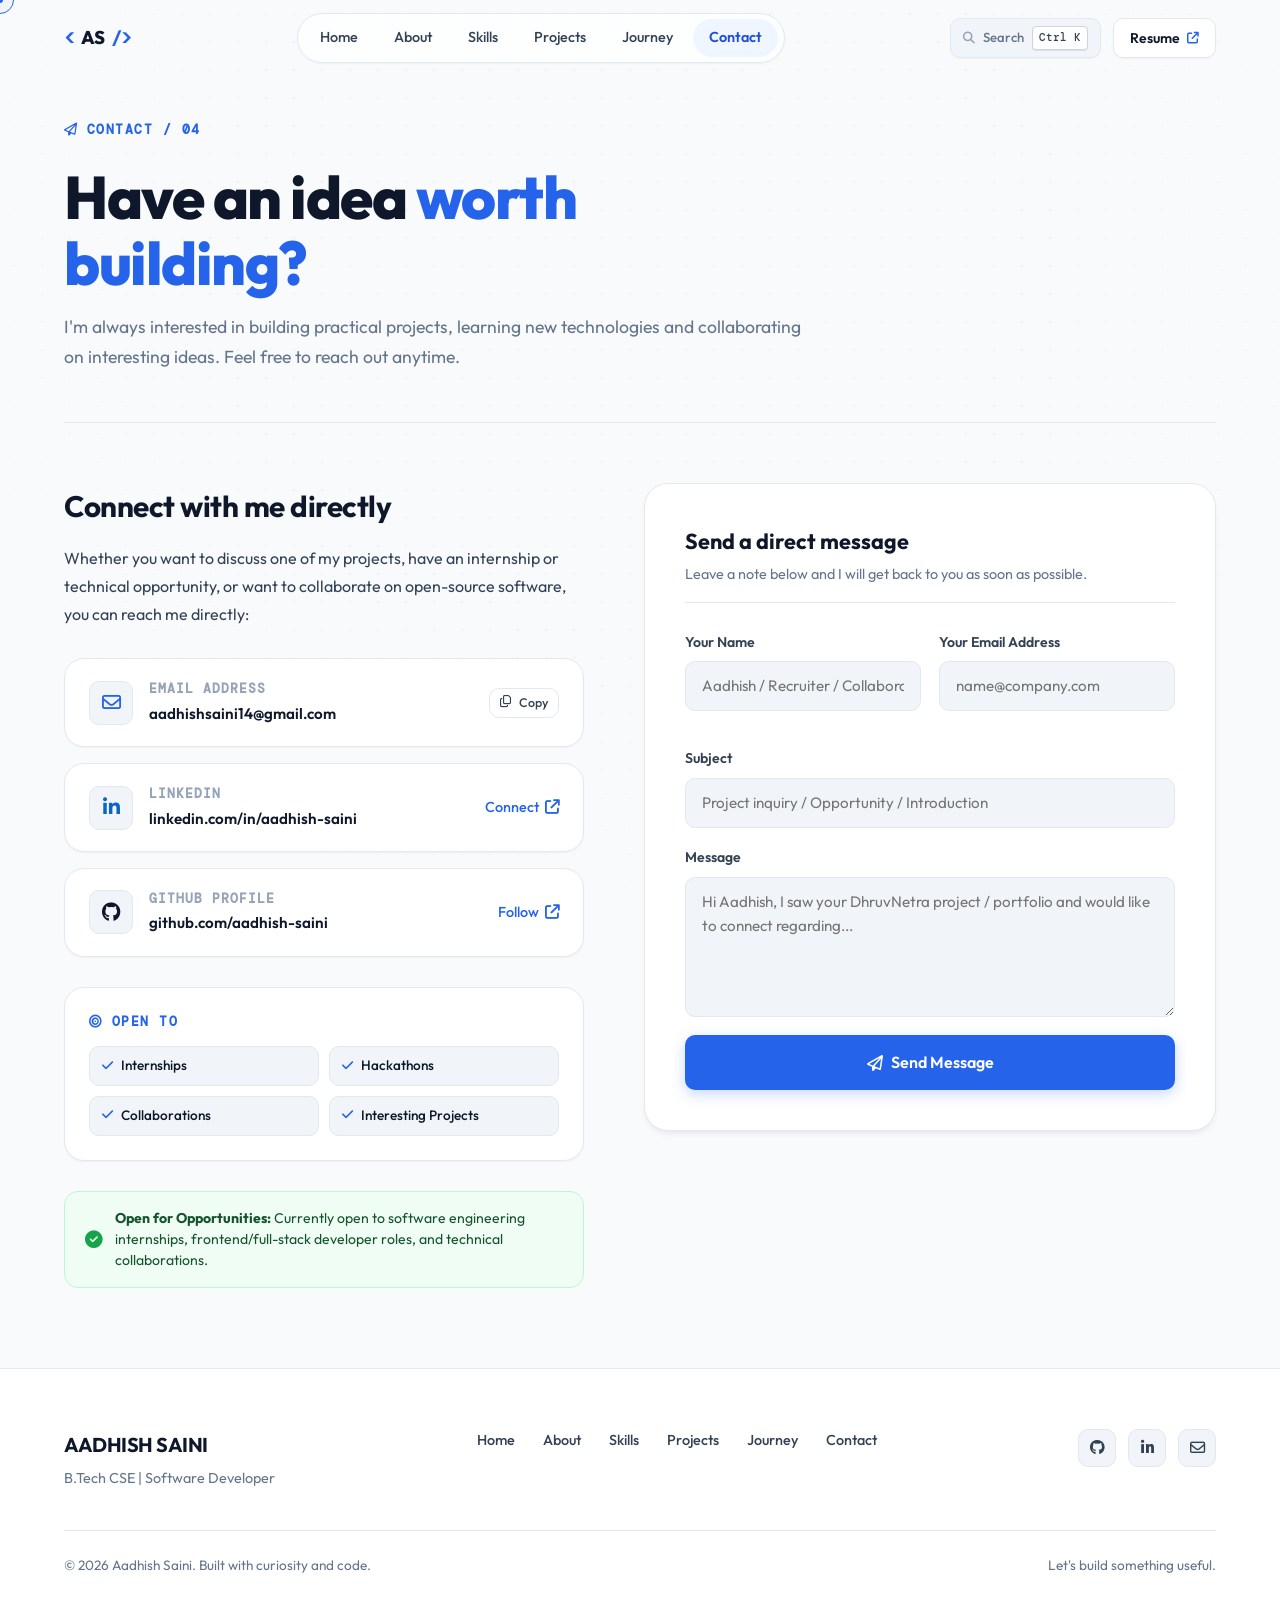
<file: contact.html>
<!DOCTYPE html>
<html lang="en">

<head>
    <meta charset="UTF-8">
    <meta name="viewport" content="width=device-width, initial-scale=1.0">
    <meta name="description" content="Contact Aadhish Saini - Software Developer & B.Tech CSE student. Email, LinkedIn, GitHub, and message inquiries.">
    <meta name="keywords" content="Aadhish Saini, Contact, Software Developer, Email, LinkedIn, GitHub, Inquiries">

    <title>Contact | Aadhish Saini</title>

    <!-- Google Fonts -->
    <link rel="preconnect" href="https://fonts.googleapis.com">
    <link rel="preconnect" href="https://fonts.gstatic.com" crossorigin>
    <link href="https://fonts.googleapis.com/css2?family=DM+Mono:ital,wght@0,400;0,500;1,400&family=Outfit:wght@300;400;500;600;700;800&display=swap" rel="stylesheet">

    <!-- Font Awesome Icons -->
    <link rel="stylesheet" href="https://cdnjs.cloudflare.com/ajax/libs/font-awesome/6.7.2/css/all.min.css">

    <!-- Base & Contact CSS -->
    <link rel="stylesheet" href="css/base.css">
    <link rel="stylesheet" href="css/contact_style.css">
</head>

<body>

    <!-- Subtle Background Pattern -->
    <div class="bg-grid-pattern" aria-hidden="true"></div>

    <!-- Custom Cursor -->
    <div class="cursor-dot" aria-hidden="true"></div>
    <div class="cursor-ring" aria-hidden="true"></div>

    <!-- NAVBAR -->
    <header id="header">
        <nav class="navbar" aria-label="Main Navigation">
            <a href="index.html" class="logo" aria-label="Aadhish Saini Home">
                <span class="logo-tag">&lt;</span>
                <span class="logo-text">AS</span>
                <span class="logo-tag">/&gt;</span>
            </a>

            <ul class="nav-links">
                <li><a href="index.html">Home</a></li>
                <li><a href="about.html">About</a></li>
                <li><a href="skills.html">Skills</a></li>
                <li><a href="projects.html">Projects</a></li>
                <li><a href="about.html#journey">Journey</a></li>
                <li><a href="contact.html" class="active">Contact</a></li>
            </ul>

            <div class="nav-right">
                <button class="cmd-trigger-btn magnetic" aria-label="Open command palette" title="Command Palette (Ctrl + K)">
                    <i class="fa-solid fa-magnifying-glass"></i>
                    <span>Search</span>
                    <kbd class="cmd-trigger-kbd">Ctrl K</kbd>
                </button>

                <a href="files/Aadhish_resume.pdf" class="resume-btn magnetic" target="_blank" rel="noopener noreferrer">
                    Resume
                    <i class="fa-solid fa-arrow-up-right-from-square"></i>
                </a>

                <button class="menu-btn" aria-label="Toggle navigation menu" aria-expanded="false">
                    <i class="fa-solid fa-bars"></i>
                </button>
            </div>
        </nav>
    </header>

    <!-- MOBILE NAVIGATION DRAWER -->
    <div class="mobile-nav-overlay" aria-hidden="true"></div>
    <div class="mobile-nav-drawer" role="dialog" aria-modal="true" aria-label="Mobile Menu">
        <div>
            <div class="mobile-nav-header">
                <a href="index.html" class="logo">
                    <span class="logo-tag">&lt;</span>
                    <span class="logo-text">AS</span>
                    <span class="logo-tag">/&gt;</span>
                </a>
                <button class="mobile-close-btn" aria-label="Close menu">
                    <i class="fa-solid fa-xmark"></i>
                </button>
            </div>

            <button class="mobile-cmd-trigger cmd-trigger-btn" style="width: 100%; margin-bottom: 20px; justify-content: space-between; padding: 10px 14px;">
                <span style="display: flex; align-items: center; gap: 8px;">
                    <i class="fa-solid fa-magnifying-glass"></i> Search Portfolio...
                </span>
                <kbd class="cmd-trigger-kbd" style="display: inline-block;">Ctrl K</kbd>
            </button>

            <div class="mobile-links">
                <a href="index.html"><i class="fa-solid fa-house"></i> Home</a>
                <a href="about.html"><i class="fa-solid fa-user"></i> About</a>
                <a href="skills.html"><i class="fa-solid fa-code"></i> Skills</a>
                <a href="projects.html"><i class="fa-solid fa-layer-group"></i> Projects</a>
                <a href="about.html#journey"><i class="fa-solid fa-timeline"></i> Journey</a>
                <a href="contact.html" class="active"><i class="fa-solid fa-paper-plane"></i> Contact</a>
            </div>
        </div>

        <div class="mobile-nav-footer">
            <a href="files/Aadhish_resume.pdf" class="primary-btn" style="width: 100%;" target="_blank">
                <i class="fa-solid fa-file-pdf"></i> View Resume
            </a>
        </div>
    </div>

    <!-- MAIN CONTENT -->
    <main>

        <!-- PAGE HERO -->
        <section class="page-hero">
            <div class="page-hero-content">
                <span class="section-eyebrow reveal"><i class="fa-regular fa-paper-plane"></i> Contact / 04</span>
                <h1 class="page-hero-title reveal delay-1">
                    Have an idea <span>worth building?</span>
                </h1>
                <p class="page-hero-desc reveal delay-2">
                    I'm always interested in building practical projects, learning new technologies and collaborating on interesting ideas. Feel free to reach out anytime.
                </p>
            </div>
        </section>

        <!-- CONTACT LAYOUT -->
        <section class="contact-layout">

            <!-- LEFT: DIRECT CHANNELS -->
            <div class="contact-info-col reveal">
                <div class="contact-info-text">
                    <h2>Connect with me directly</h2>
                    <p>
                        Whether you want to discuss one of my projects, have an internship or technical opportunity, or want to collaborate on open-source software, you can reach me directly:
                    </p>
                </div>

                <div class="direct-channels-list">
                    <!-- Email -->
                    <a href="mailto:aadhishsaini14@gmail.com" class="direct-channel-card">
                        <div class="channel-left">
                            <div class="channel-icon email">
                                <i class="fa-regular fa-envelope"></i>
                            </div>
                            <div class="channel-details">
                                <h4>Email Address</h4>
                                <p>aadhishsaini14@gmail.com</p>
                            </div>
                        </div>
                        <div class="channel-action">
                            <button type="button" class="outline-btn copy-email-btn" style="padding: 4px 10px; font-size: 0.78rem;" title="Copy to clipboard">
                                <i class="fa-regular fa-copy"></i> Copy
                            </button>
                        </div>
                    </a>

                    <!-- LinkedIn -->
                    <a href="https://www.linkedin.com/in/aadhish-saini-797036405/" class="direct-channel-card" target="_blank" rel="noopener noreferrer">
                        <div class="channel-left">
                            <div class="channel-icon linkedin">
                                <i class="fa-brands fa-linkedin-in"></i>
                            </div>
                            <div class="channel-details">
                                <h4>LinkedIn</h4>
                                <p>linkedin.com/in/aadhish-saini</p>
                            </div>
                        </div>
                        <div class="channel-action">
                            <span>Connect</span>
                            <i class="fa-solid fa-arrow-up-right-from-square"></i>
                        </div>
                    </a>

                    <!-- GitHub -->
                    <a href="https://github.com/aadhish-saini" class="direct-channel-card" target="_blank" rel="noopener noreferrer">
                        <div class="channel-left">
                            <div class="channel-icon github">
                                <i class="fa-brands fa-github"></i>
                            </div>
                            <div class="channel-details">
                                <h4>GitHub Profile</h4>
                                <p>github.com/aadhish-saini</p>
                            </div>
                        </div>
                        <div class="channel-action">
                            <span>Follow</span>
                            <i class="fa-solid fa-arrow-up-right-from-square"></i>
                        </div>
                    </a>
                </div>

                <!-- Open To Section -->
                <div class="open-to-card">
                    <div class="open-to-header">
                        <i class="fa-solid fa-bullseye"></i> Open To
                    </div>
                    <div class="open-to-grid">
                        <div class="open-to-item">
                            <i class="fa-solid fa-check"></i> Internships
                        </div>
                        <div class="open-to-item">
                            <i class="fa-solid fa-check"></i> Hackathons
                        </div>
                        <div class="open-to-item">
                            <i class="fa-solid fa-check"></i> Collaborations
                        </div>
                        <div class="open-to-item">
                            <i class="fa-solid fa-check"></i> Interesting Projects
                        </div>
                    </div>
                </div>

                <div class="availability-banner">
                    <i class="fa-solid fa-circle-check"></i>
                    <p>
                        <strong>Open for Opportunities:</strong> Currently open to software engineering internships, frontend/full-stack developer roles, and technical collaborations.
                    </p>
                </div>
            </div>

            <!-- RIGHT: CONTACT FORM -->
            <div class="contact-form-card reveal delay-1">
                <div class="form-header">
                    <h3>Send a direct message</h3>
                    <p>Leave a note below and I will get back to you as soon as possible.</p>
                </div>

                <form class="contact-form">
                    <div class="form-grid">
                        <div class="form-group">
                            <label for="name">Your Name</label>
                            <input type="text" id="name" name="name" placeholder="Aadhish / Recruiter / Collaborator" required>
                        </div>

                        <div class="form-group">
                            <label for="email">Your Email Address</label>
                            <input type="email" id="email" name="email" placeholder="name@company.com" required>
                        </div>
                    </div>

                    <div class="form-group">
                        <label for="subject">Subject</label>
                        <input type="text" id="subject" name="subject" placeholder="Project inquiry / Opportunity / Introduction" required>
                    </div>

                    <div class="form-group">
                        <label for="message">Message</label>
                        <textarea id="message" name="message" placeholder="Hi Aadhish, I saw your DhruvNetra project / portfolio and would like to connect regarding..." required></textarea>
                    </div>

                    <button type="submit" class="primary-btn send-btn magnetic">
                        <i class="fa-regular fa-paper-plane"></i> Send Message
                    </button>
                </form>
            </div>

        </section>

    </main>

    <!-- FOOTER -->
    <footer class="site-footer">
        <div class="footer-container">
            <div class="footer-top">
                <div class="footer-brand">
                    <h3>AADHISH SAINI</h3>
                    <p>B.Tech CSE | Software Developer</p>
                </div>

                <nav class="footer-nav" aria-label="Footer Navigation">
                    <a href="index.html">Home</a>
                    <a href="about.html">About</a>
                    <a href="skills.html">Skills</a>
                    <a href="projects.html">Projects</a>
                    <a href="about.html#journey">Journey</a>
                    <a href="contact.html">Contact</a>
                </nav>

                <div class="footer-socials">
                    <a href="https://github.com/aadhish-saini" target="_blank" rel="noopener noreferrer" aria-label="GitHub">
                        <i class="fa-brands fa-github"></i>
                    </a>
                    <a href="https://www.linkedin.com/in/aadhish-saini-797036405/" target="_blank" rel="noopener noreferrer" aria-label="LinkedIn">
                        <i class="fa-brands fa-linkedin-in"></i>
                    </a>
                    <a href="mailto:aadhishsaini14@gmail.com" aria-label="Email">
                        <i class="fa-regular fa-envelope"></i>
                    </a>
                </div>
            </div>

            <div class="footer-bottom">
                <div>
                    © <span class="current-year">2026</span> Aadhish Saini. Built with curiosity and code.
                </div>
                <div>
                    Let's build something useful.
                </div>
            </div>
        </div>
    </footer>

    <!-- JavaScript -->
    <script src="js/script.js"></script>

</body>

</html>
</file>
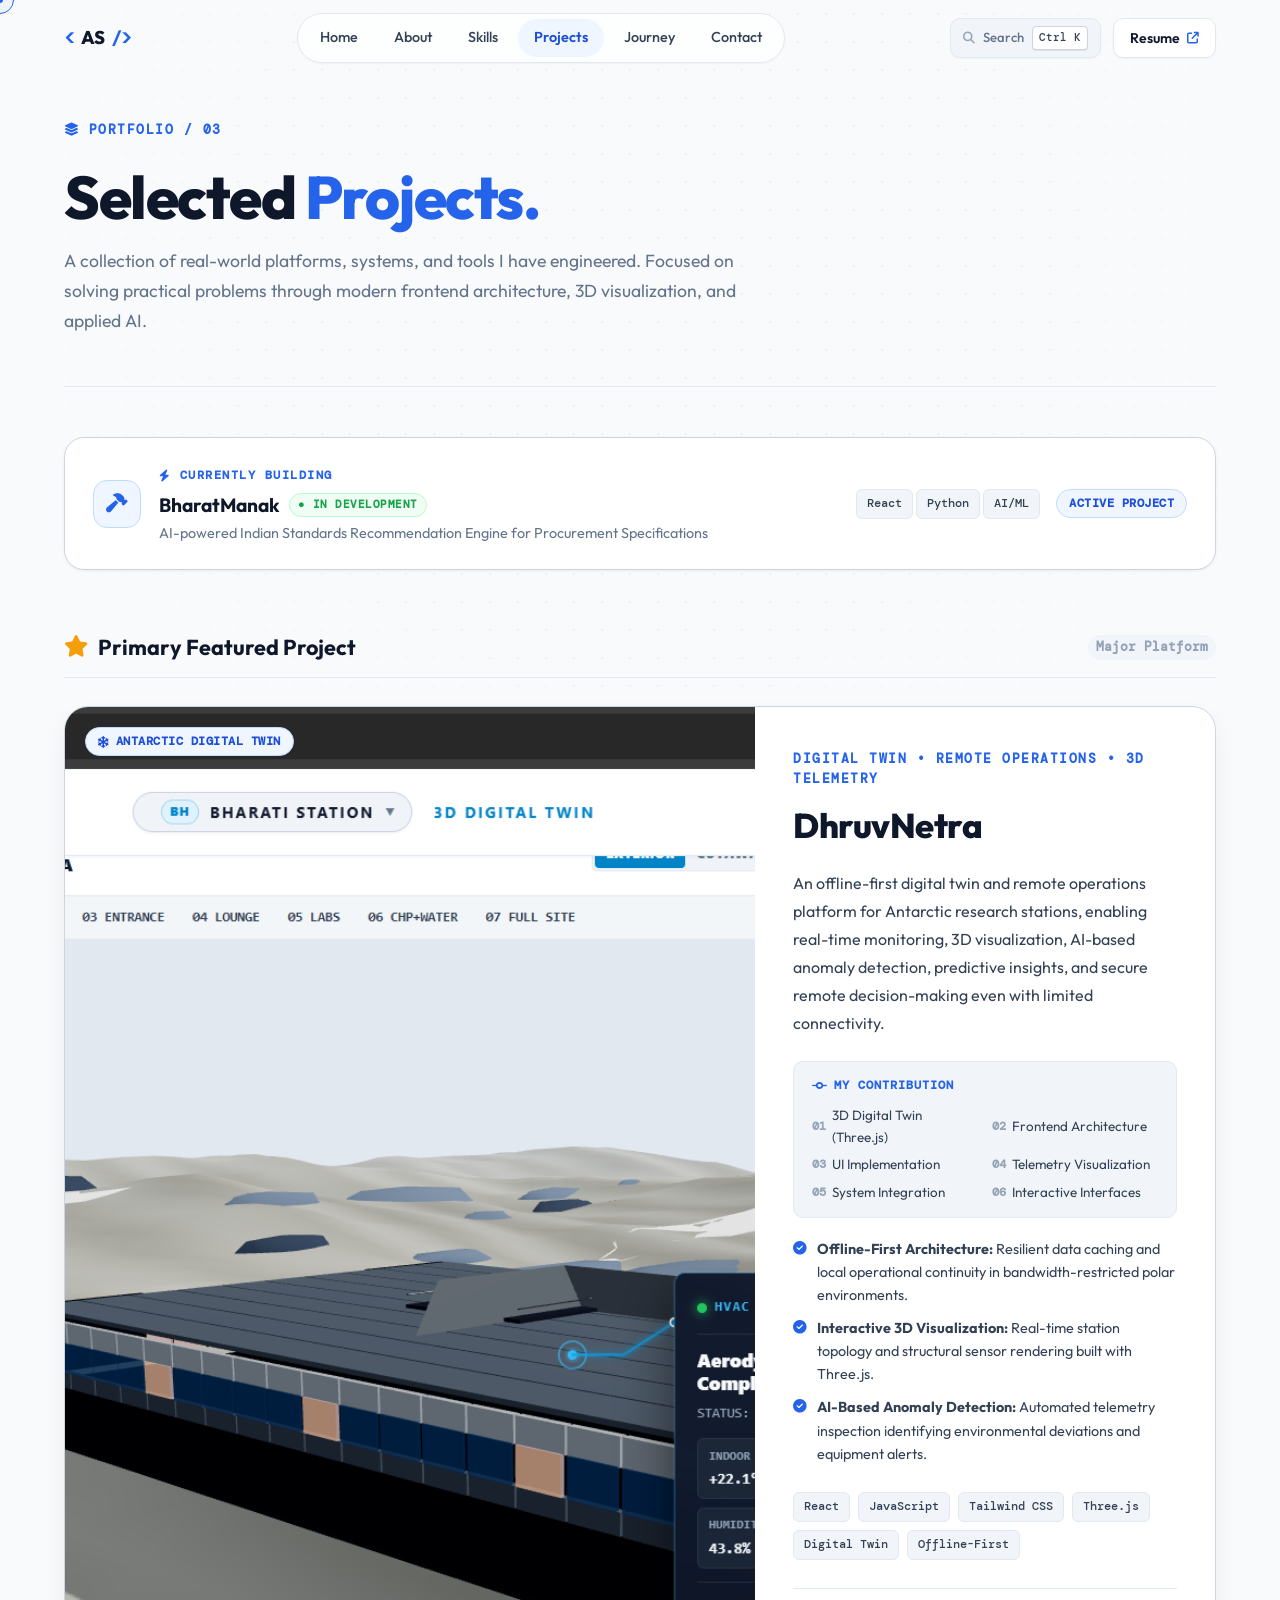
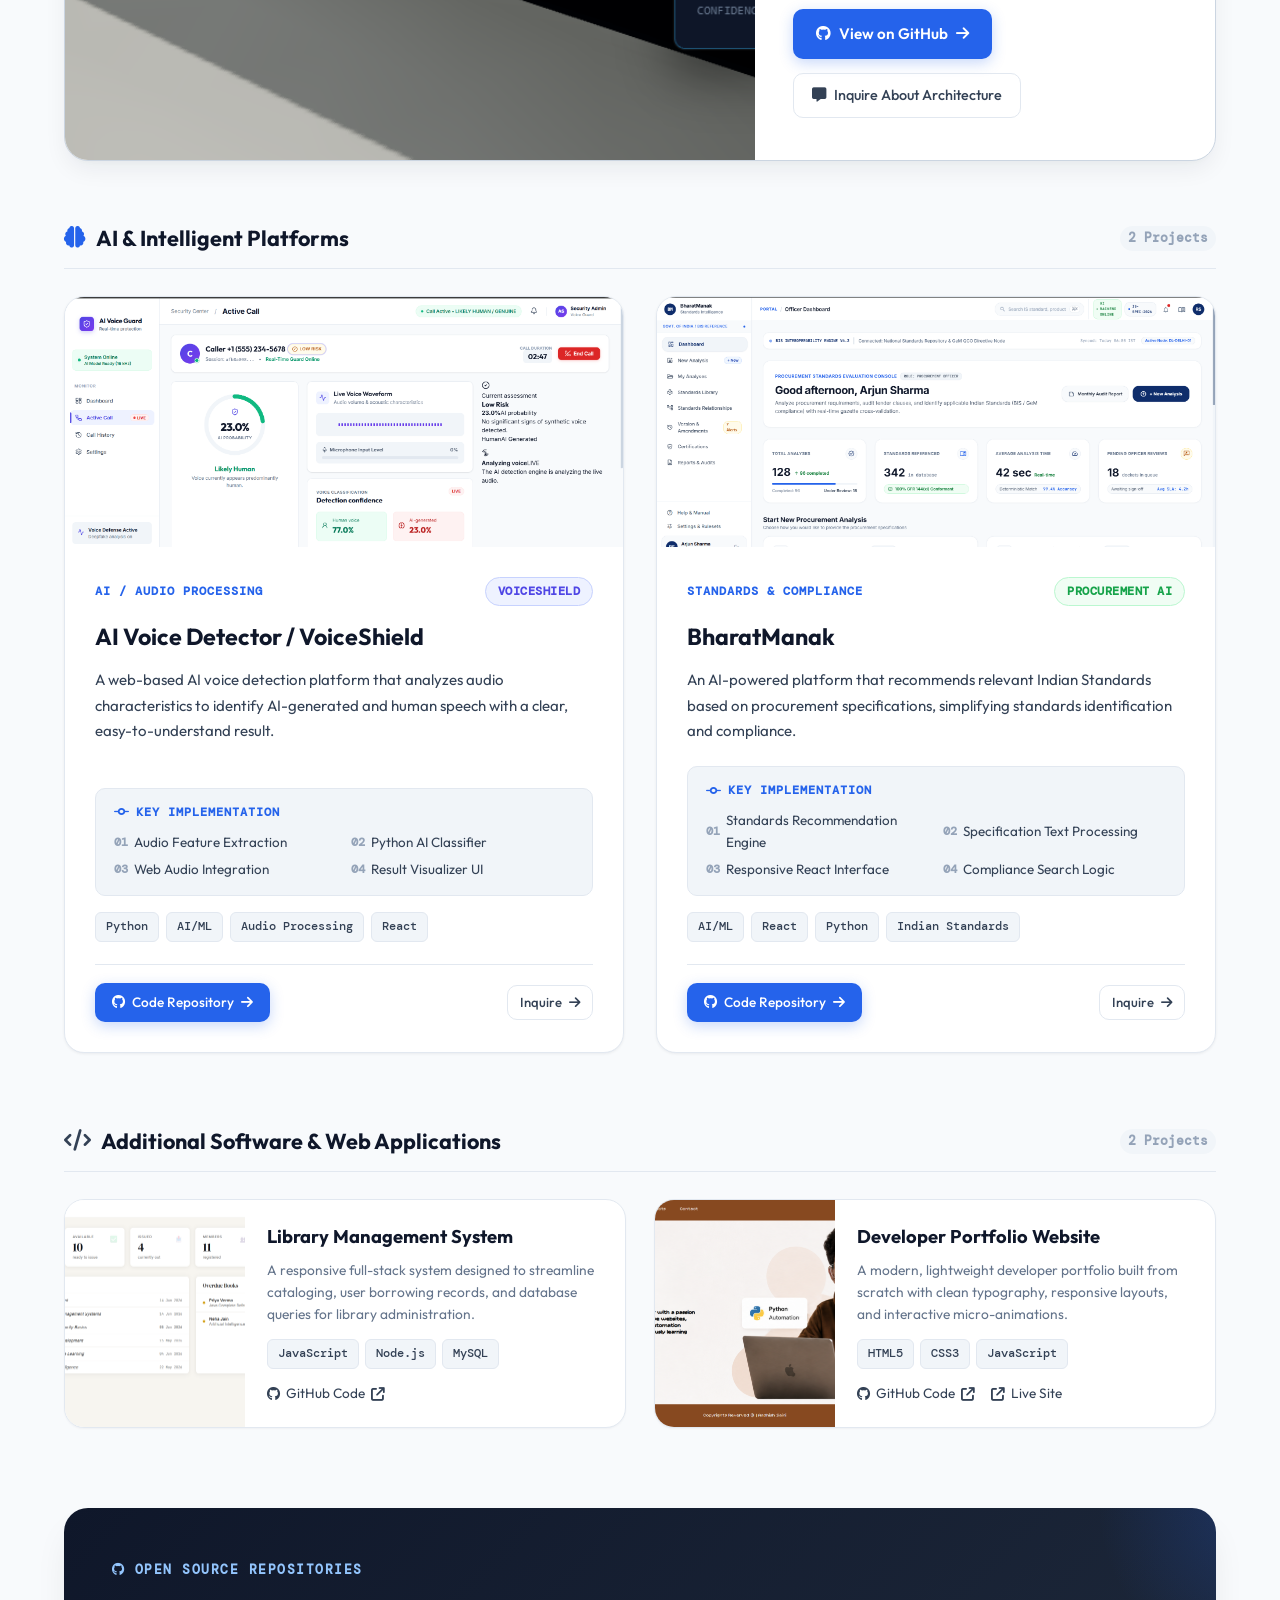
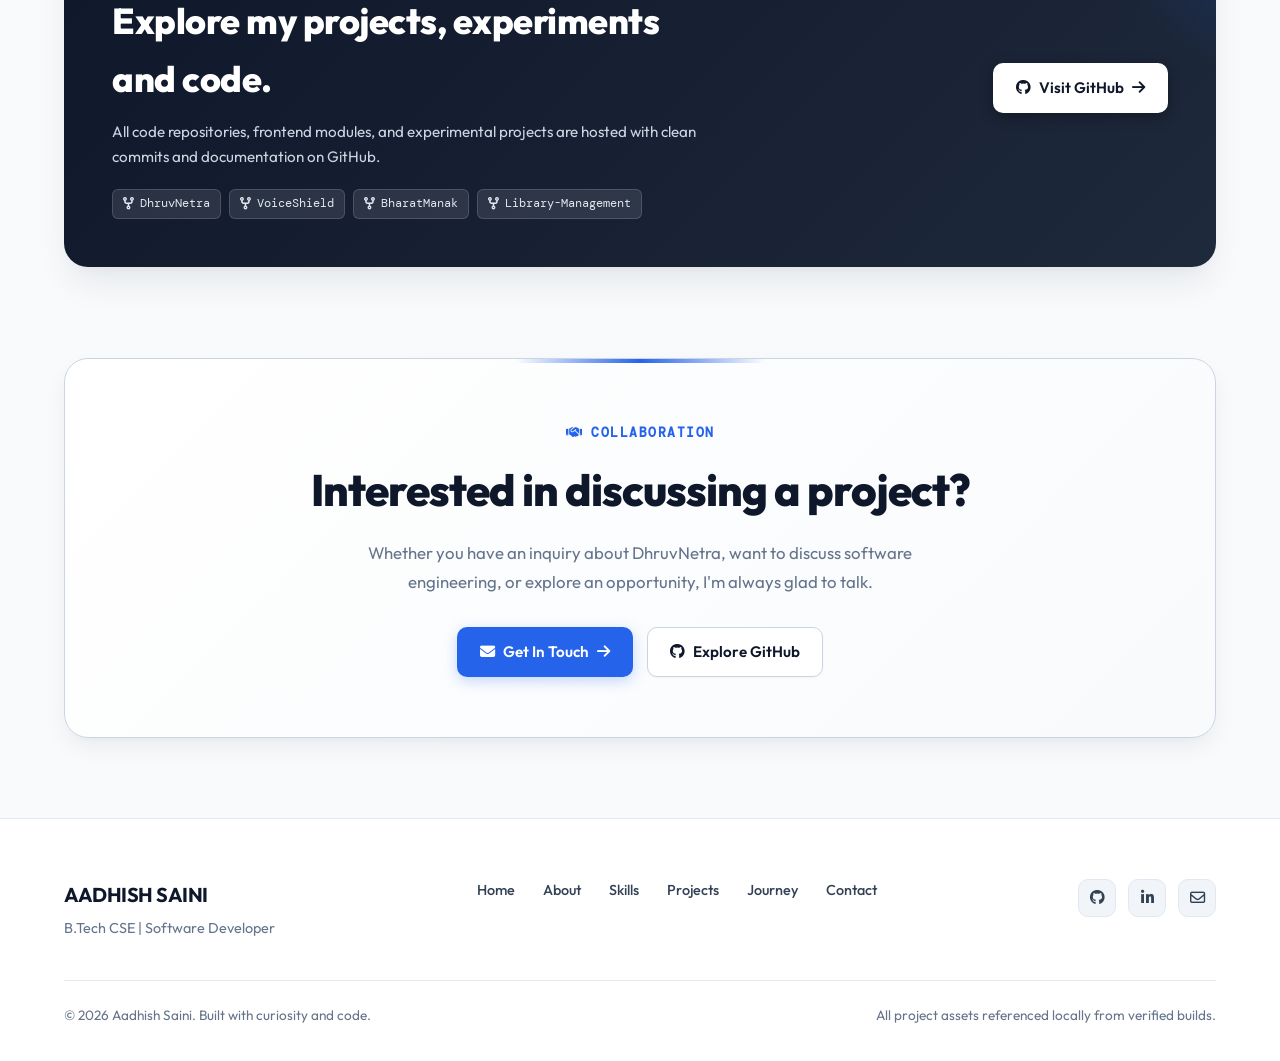
<file: projects.html>
<!DOCTYPE html>
<html lang="en">

<head>
    <meta charset="UTF-8">
    <meta name="viewport" content="width=device-width, initial-scale=1.0">
    <meta name="description" content="Featured Projects by Aadhish Saini - DhruvNetra Antarctic Digital Twin, AI Voice Detector (VoiceShield), BharatManak, and more.">
    <meta name="keywords" content="Aadhish Saini, Projects, DhruvNetra, VoiceShield, BharatManak, React, Three.js, Python, AI/ML">

    <title>Projects | Aadhish Saini</title>

    <!-- Google Fonts -->
    <link rel="preconnect" href="https://fonts.googleapis.com">
    <link rel="preconnect" href="https://fonts.gstatic.com" crossorigin>
    <link href="https://fonts.googleapis.com/css2?family=DM+Mono:ital,wght@0,400;0,500;1,400&family=Outfit:wght@300;400;500;600;700;800&display=swap" rel="stylesheet">

    <!-- Font Awesome Icons -->
    <link rel="stylesheet" href="https://cdnjs.cloudflare.com/ajax/libs/font-awesome/6.7.2/css/all.min.css">

    <!-- Base & Project CSS -->
    <link rel="stylesheet" href="css/base.css">
    <link rel="stylesheet" href="css/project_style.css">
</head>

<body>

    <!-- Subtle Background Pattern -->
    <div class="bg-grid-pattern" aria-hidden="true"></div>

    <!-- Custom Cursor -->
    <div class="cursor-dot" aria-hidden="true"></div>
    <div class="cursor-ring" aria-hidden="true"></div>

    <!-- NAVBAR -->
    <header id="header">
        <nav class="navbar" aria-label="Main Navigation">
            <a href="index.html" class="logo" aria-label="Aadhish Saini Home">
                <span class="logo-tag">&lt;</span>
                <span class="logo-text">AS</span>
                <span class="logo-tag">/&gt;</span>
            </a>

            <ul class="nav-links">
                <li><a href="index.html">Home</a></li>
                <li><a href="about.html">About</a></li>
                <li><a href="skills.html">Skills</a></li>
                <li><a href="projects.html" class="active">Projects</a></li>
                <li><a href="about.html#journey">Journey</a></li>
                <li><a href="contact.html">Contact</a></li>
            </ul>

            <div class="nav-right">
                <button class="cmd-trigger-btn" id="cmd-trigger-btn" aria-label="Search and command palette (Ctrl + K)" title="Press Ctrl+K to search">
                    <i class="fa-solid fa-magnifying-glass"></i>
                    <span>Search</span>
                    <kbd class="cmd-trigger-kbd">Ctrl K</kbd>
                </button>

                <a href="files/Aadhish_resume.pdf" class="resume-btn magnetic" target="_blank" rel="noopener noreferrer">
                    Resume
                    <i class="fa-solid fa-arrow-up-right-from-square"></i>
                </a>

                <button class="menu-btn" aria-label="Toggle navigation menu" aria-expanded="false">
                    <i class="fa-solid fa-bars"></i>
                </button>
            </div>
        </nav>
    </header>

    <!-- MOBILE NAVIGATION DRAWER -->
    <div class="mobile-nav-overlay" aria-hidden="true"></div>
    <div class="mobile-nav-drawer" role="dialog" aria-modal="true" aria-label="Mobile Menu">
        <div>
            <div class="mobile-nav-header">
                <a href="index.html" class="logo">
                    <span class="logo-tag">&lt;</span>
                    <span class="logo-text">AS</span>
                    <span class="logo-tag">/&gt;</span>
                </a>
                <button class="mobile-close-btn" aria-label="Close menu">
                    <i class="fa-solid fa-xmark"></i>
                </button>
            </div>

            <div class="mobile-links">
                <a href="index.html"><i class="fa-solid fa-house"></i> Home</a>
                <a href="about.html"><i class="fa-solid fa-user"></i> About</a>
                <a href="skills.html"><i class="fa-solid fa-code"></i> Skills</a>
                <a href="projects.html" class="active"><i class="fa-solid fa-layer-group"></i> Projects</a>
                <a href="about.html#journey"><i class="fa-solid fa-timeline"></i> Journey</a>
                <a href="contact.html"><i class="fa-solid fa-paper-plane"></i> Contact</a>
            </div>
        </div>

        <div class="mobile-nav-footer">
            <button class="secondary-btn cmd-trigger-btn" style="width: 100%; margin-bottom: 10px; justify-content: center;">
                <i class="fa-solid fa-magnifying-glass"></i> Command Palette
            </button>
            <a href="files/Aadhish_resume.pdf" class="primary-btn" style="width: 100%;" target="_blank" rel="noopener noreferrer">
                <i class="fa-solid fa-file-pdf"></i> View Resume
            </a>
        </div>
    </div>

    <!-- MAIN CONTENT -->
    <main>

        <!-- PAGE HERO -->
        <section class="page-hero">
            <div class="page-hero-content">
                <span class="section-eyebrow reveal"><i class="fa-solid fa-layer-group"></i> Portfolio / 03</span>
                <h1 class="page-hero-title reveal delay-1">
                    Selected <span>Projects.</span>
                </h1>
                <p class="page-hero-desc reveal delay-2">
                    A collection of real-world platforms, systems, and tools I have engineered. Focused on solving practical problems through modern frontend architecture, 3D visualization, and applied AI.
                </p>
            </div>
        </section>

        <!-- CURRENTLY BUILDING -->
        <section class="currently-building-section reveal" style="margin-top: 50px; margin-bottom: 50px;">
            <div class="currently-building-card">
                <div class="currently-building-left">
                    <div class="currently-building-icon">
                        <i class="fa-solid fa-hammer"></i>
                    </div>
                    <div class="currently-building-details">
                        <span class="section-eyebrow" style="margin-bottom: 4px; font-size: 0.75rem;"><i class="fa-solid fa-bolt"></i> Currently Building</span>
                        <h4>
                            BharatManak
                            <span class="badge badge-green" style="font-size: 0.7rem; padding: 2px 8px;">● In Development</span>
                        </h4>
                        <p>AI-powered Indian Standards Recommendation Engine for Procurement Specifications</p>
                    </div>
                </div>

                <div class="currently-building-meta">
                    <div class="primary-tech-stack" style="margin-bottom: 0;">
                        <span class="tech-tag">React</span>
                        <span class="tech-tag">Python</span>
                        <span class="tech-tag">AI/ML</span>
                    </div>
                    <span class="badge badge-blue">Active Project</span>
                </div>
            </div>
        </section>

        <!-- PROJECTS CONTAINER -->
        <section class="projects-container">

            <!-- PRIMARY FEATURED PROJECT GROUP -->
            <div class="projects-group-header reveal">
                <div class="projects-group-title">
                    <i class="fa-solid fa-star" style="color: #f59e0b;"></i>
                    <span>Primary Featured Project</span>
                </div>
                <span class="projects-group-count">Major Platform</span>
            </div>

            <!-- PROJECT 1: DhruvNetra (FEATURED) -->
            <article class="featured-project-card reveal">
                <div class="featured-img-container">
                    <img src="images/DhruvNetra.png" alt="DhruvNetra Antarctic Digital Twin Platform Interface" loading="lazy">
                    <div class="featured-badge-tag">
                        <span class="badge badge-blue"><i class="fa-solid fa-snowflake"></i> Antarctic Digital Twin</span>
                    </div>
                </div>

                <div class="featured-content">
                    <div>
                        <p class="featured-category">Digital Twin • Remote Operations • 3D Telemetry</p>
                        <h2 class="featured-title">DhruvNetra</h2>
                        <p class="featured-desc">
                            An offline-first digital twin and remote operations platform for Antarctic research stations, enabling real-time monitoring, 3D visualization, AI-based anomaly detection, predictive insights, and secure remote decision-making even with limited connectivity.
                        </p>

                        <!-- My Contribution Section -->
                        <div class="contribution-block">
                            <div class="contribution-title">
                                <i class="fa-solid fa-code-commit"></i> My Contribution
                            </div>
                            <div class="contribution-list">
                                <div class="contribution-item"><span class="num">01</span> 3D Digital Twin (Three.js)</div>
                                <div class="contribution-item"><span class="num">02</span> Frontend Architecture</div>
                                <div class="contribution-item"><span class="num">03</span> UI Implementation</div>
                                <div class="contribution-item"><span class="num">04</span> Telemetry Visualization</div>
                                <div class="contribution-item"><span class="num">05</span> System Integration</div>
                                <div class="contribution-item"><span class="num">06</span> Interactive Interfaces</div>
                            </div>
                        </div>

                        <div class="featured-feature-list">
                            <div class="feature-list-item">
                                <i class="fa-solid fa-check-circle"></i>
                                <span><strong>Offline-First Architecture:</strong> Resilient data caching and local operational continuity in bandwidth-restricted polar environments.</span>
                            </div>
                            <div class="feature-list-item">
                                <i class="fa-solid fa-check-circle"></i>
                                <span><strong>Interactive 3D Visualization:</strong> Real-time station topology and structural sensor rendering built with Three.js.</span>
                            </div>
                            <div class="feature-list-item">
                                <i class="fa-solid fa-check-circle"></i>
                                <span><strong>AI-Based Anomaly Detection:</strong> Automated telemetry inspection identifying environmental deviations and equipment alerts.</span>
                            </div>
                        </div>

                        <div class="featured-tech-stack">
                            <span class="tech-tag">React</span>
                            <span class="tech-tag">JavaScript</span>
                            <span class="tech-tag">Tailwind CSS</span>
                            <span class="tech-tag">Three.js</span>
                            <span class="tech-tag">Digital Twin</span>
                            <span class="tech-tag">Offline-First</span>
                        </div>
                    </div>

                    <div class="featured-actions">
                        <a href="https://github.com/aadhish-saini" class="primary-btn magnetic" target="_blank" rel="noopener noreferrer">
                            <i class="fa-brands fa-github"></i>
                            View on GitHub <i class="fa-solid fa-arrow-right"></i>
                        </a>
                        <a href="contact.html" class="outline-btn">
                            <i class="fa-solid fa-message"></i>
                            Inquire About Architecture
                        </a>
                    </div>
                </div>
            </article>

            <!-- CORE AI & INTELLIGENCE PROJECTS GROUP -->
            <div class="projects-group-header reveal" style="margin-top: 50px;">
                <div class="projects-group-title">
                    <i class="fa-solid fa-brain" style="color: var(--accent);"></i>
                    <span>AI & Intelligent Platforms</span>
                </div>
                <span class="projects-group-count">2 Projects</span>
            </div>

            <div class="projects-grid-two">

                <!-- PROJECT 2: AI Voice Detector / VoiceShield -->
                <article class="project-card-regular reveal delay-1">
                    <div class="project-card-thumb">
                        <img src="images/ai voice guard.png" alt="AI Voice Detector / VoiceShield Web Platform Interface" loading="lazy">
                    </div>

                    <div class="project-card-body">
                        <div class="project-card-badge-row">
                            <span class="project-card-badge">AI / Audio Processing</span>
                            <span class="badge badge-indigo">VoiceShield</span>
                        </div>

                        <h3 class="project-card-title">AI Voice Detector / VoiceShield</h3>

                        <p class="project-card-desc">
                            A web-based AI voice detection platform that analyzes audio characteristics to identify AI-generated and human speech with a clear, easy-to-understand result.
                        </p>

                        <div class="contribution-block" style="margin-top: 0; margin-bottom: 16px;">
                            <div class="contribution-title">
                                <i class="fa-solid fa-code-commit"></i> Key Implementation
                            </div>
                            <div class="contribution-list">
                                <div class="contribution-item"><span class="num">01</span> Audio Feature Extraction</div>
                                <div class="contribution-item"><span class="num">02</span> Python AI Classifier</div>
                                <div class="contribution-item"><span class="num">03</span> Web Audio Integration</div>
                                <div class="contribution-item"><span class="num">04</span> Result Visualizer UI</div>
                            </div>
                        </div>

                        <div class="project-card-tech">
                            <span class="tech-tag">Python</span>
                            <span class="tech-tag">AI/ML</span>
                            <span class="tech-tag">Audio Processing</span>
                            <span class="tech-tag">React</span>
                        </div>

                        <div class="project-card-footer">
                            <a href="https://github.com/aadhish-saini" class="primary-btn" style="padding: 8px 16px; font-size: 0.85rem;" target="_blank" rel="noopener noreferrer">
                                <i class="fa-brands fa-github"></i> Code Repository <i class="fa-solid fa-arrow-right"></i>
                            </a>
                            <a href="contact.html" class="outline-btn" style="padding: 6px 12px; font-size: 0.82rem;">
                                Inquire <i class="fa-solid fa-arrow-right"></i>
                            </a>
                        </div>
                    </div>
                </article>

                <!-- PROJECT 3: BharatManak -->
                <article class="project-card-regular reveal delay-2">
                    <div class="project-card-thumb">
                        <img src="images/bharatmanak.png" alt="BharatManak AI Indian Standards Platform Interface" loading="lazy">
                    </div>

                    <div class="project-card-body">
                        <div class="project-card-badge-row">
                            <span class="project-card-badge">Standards & Compliance</span>
                            <span class="badge badge-green">Procurement AI</span>
                        </div>

                        <h3 class="project-card-title">BharatManak</h3>

                        <p class="project-card-desc">
                            An AI-powered platform that recommends relevant Indian Standards based on procurement specifications, simplifying standards identification and compliance.
                        </p>

                        <div class="contribution-block" style="margin-top: 0; margin-bottom: 16px;">
                            <div class="contribution-title">
                                <i class="fa-solid fa-code-commit"></i> Key Implementation
                            </div>
                            <div class="contribution-list">
                                <div class="contribution-item"><span class="num">01</span> Standards Recommendation Engine</div>
                                <div class="contribution-item"><span class="num">02</span> Specification Text Processing</div>
                                <div class="contribution-item"><span class="num">03</span> Responsive React Interface</div>
                                <div class="contribution-item"><span class="num">04</span> Compliance Search Logic</div>
                            </div>
                        </div>

                        <div class="project-card-tech">
                            <span class="tech-tag">AI/ML</span>
                            <span class="tech-tag">React</span>
                            <span class="tech-tag">Python</span>
                            <span class="tech-tag">Indian Standards</span>
                        </div>

                        <div class="project-card-footer">
                            <a href="https://github.com/aadhish-saini" class="primary-btn" style="padding: 8px 16px; font-size: 0.85rem;" target="_blank" rel="noopener noreferrer">
                                <i class="fa-brands fa-github"></i> Code Repository <i class="fa-solid fa-arrow-right"></i>
                            </a>
                            <a href="contact.html" class="outline-btn" style="padding: 6px 12px; font-size: 0.82rem;">
                                Inquire <i class="fa-solid fa-arrow-right"></i>
                            </a>
                        </div>
                    </div>
                </article>

            </div>

            <!-- ADDITIONAL NOTEWORTHY WORK GROUP -->
            <div class="projects-group-header reveal" style="margin-top: 50px;">
                <div class="projects-group-title">
                    <i class="fa-solid fa-code" style="color: var(--text-secondary);"></i>
                    <span>Additional Software & Web Applications</span>
                </div>
                <span class="projects-group-count">2 Projects</span>
            </div>

            <div class="noteworthy-grid">

                <!-- Library Management System -->
                <article class="noteworthy-card reveal delay-1">
                    <div class="noteworthy-img-wrapper">
                        <img src="images/library management system.png" alt="Library Management System Dashboard" loading="lazy">
                    </div>
                    <div class="noteworthy-content">
                        <div>
                            <h4 class="noteworthy-title">Library Management System</h4>
                            <p class="noteworthy-desc">
                                A responsive full-stack system designed to streamline cataloging, user borrowing records, and database queries for library administration.
                            </p>
                            <div class="noteworthy-tech">
                                <span class="tech-tag">JavaScript</span>
                                <span class="tech-tag">Node.js</span>
                                <span class="tech-tag">MySQL</span>
                            </div>
                        </div>
                        <div class="noteworthy-links">
                            <a href="https://github.com/aadhish-saini/Library-Management-System.git" target="_blank" rel="noopener noreferrer">
                                <i class="fa-brands fa-github"></i> GitHub Code <i class="fa-solid fa-arrow-up-right-from-square"></i>
                            </a>
                        </div>
                    </div>
                </article>

                <!-- Personal Portfolio Website -->
                <article class="noteworthy-card reveal delay-2">
                    <div class="noteworthy-img-wrapper">
                        <img src="images/portfolio.png" alt="Personal Portfolio Website Interface" loading="lazy">
                    </div>
                    <div class="noteworthy-content">
                        <div>
                            <h4 class="noteworthy-title">Developer Portfolio Website</h4>
                            <p class="noteworthy-desc">
                                A modern, lightweight developer portfolio built from scratch with clean typography, responsive layouts, and interactive micro-animations.
                            </p>
                            <div class="noteworthy-tech">
                                <span class="tech-tag">HTML5</span>
                                <span class="tech-tag">CSS3</span>
                                <span class="tech-tag">JavaScript</span>
                            </div>
                        </div>
                        <div class="noteworthy-links">
                            <a href="https://github.com/aadhish-saini/aadhish_saini-portfolio-website.git" target="_blank" rel="noopener noreferrer">
                                <i class="fa-brands fa-github"></i> GitHub Code <i class="fa-solid fa-arrow-up-right-from-square"></i>
                            </a>
                            <a href="index.html">
                                <i class="fa-solid fa-arrow-up-right-from-square"></i> Live Site
                            </a>
                        </div>
                    </div>
                </article>

            </div>

        </section>

        <!-- GITHUB / OPEN SOURCE SPOTLIGHT -->
        <section class="github-section reveal">
            <div class="github-spotlight-card">
                <div class="github-spotlight-content">
                    <span class="github-spotlight-eyebrow"><i class="fa-brands fa-github"></i> Open Source Repositories</span>
                    <h2 class="github-spotlight-title">Explore my projects, experiments and code.</h2>
                    <p class="github-spotlight-desc">All code repositories, frontend modules, and experimental projects are hosted with clean commits and documentation on GitHub.</p>
                    <div class="github-spotlight-repos">
                        <span class="github-repo-chip"><i class="fa-solid fa-code-fork"></i> DhruvNetra</span>
                        <span class="github-repo-chip"><i class="fa-solid fa-code-fork"></i> VoiceShield</span>
                        <span class="github-repo-chip"><i class="fa-solid fa-code-fork"></i> BharatManak</span>
                        <span class="github-repo-chip"><i class="fa-solid fa-code-fork"></i> Library-Management</span>
                    </div>
                </div>
                <div class="github-spotlight-action">
                    <a href="https://github.com/aadhish-saini" class="primary-btn magnetic" target="_blank" rel="noopener noreferrer">
                        <i class="fa-brands fa-github"></i> Visit GitHub <i class="fa-solid fa-arrow-right"></i>
                    </a>
                </div>
            </div>
        </section>

        <!-- CTA BANNER -->
        <section class="cta-banner-section reveal">
            <div class="cta-card">
                <span class="section-eyebrow"><i class="fa-solid fa-handshake"></i> Collaboration</span>
                <h2>Interested in discussing a project?</h2>
                <p>
                    Whether you have an inquiry about DhruvNetra, want to discuss software engineering, or explore an opportunity, I'm always glad to talk.
                </p>
                <div class="cta-buttons">
                    <a href="contact.html" class="primary-btn magnetic">
                        <i class="fa-solid fa-envelope"></i> Get In Touch <i class="fa-solid fa-arrow-right"></i>
                    </a>
                    <a href="https://github.com/aadhish-saini" class="secondary-btn magnetic" target="_blank" rel="noopener noreferrer">
                        <i class="fa-brands fa-github"></i> Explore GitHub
                    </a>
                </div>
            </div>
        </section>

    </main>

    <!-- FOOTER -->
    <footer class="site-footer">
        <div class="footer-container">
            <div class="footer-top">
                <div class="footer-brand">
                    <h3>AADHISH SAINI</h3>
                    <p>B.Tech CSE | Software Developer</p>
                </div>

                <nav class="footer-nav" aria-label="Footer Navigation">
                    <a href="index.html">Home</a>
                    <a href="about.html">About</a>
                    <a href="skills.html">Skills</a>
                    <a href="projects.html">Projects</a>
                    <a href="about.html#journey">Journey</a>
                    <a href="contact.html">Contact</a>
                </nav>

                <div class="footer-socials">
                    <a href="https://github.com/aadhish-saini" target="_blank" rel="noopener noreferrer" aria-label="GitHub">
                        <i class="fa-brands fa-github"></i>
                    </a>
                    <a href="https://www.linkedin.com/in/aadhish-saini-797036405/" target="_blank" rel="noopener noreferrer" aria-label="LinkedIn">
                        <i class="fa-brands fa-linkedin-in"></i>
                    </a>
                    <a href="mailto:aadhishsaini14@gmail.com" aria-label="Email">
                        <i class="fa-regular fa-envelope"></i>
                    </a>
                </div>
            </div>

            <div class="footer-bottom">
                <div>
                    © <span class="current-year">2026</span> Aadhish Saini. Built with curiosity and code.
                </div>
                <div>
                    All project assets referenced locally from verified builds.
                </div>
            </div>
        </div>
    </footer>

    <!-- JavaScript -->
    <script src="js/script.js"></script>

</body>

</html>
</file>
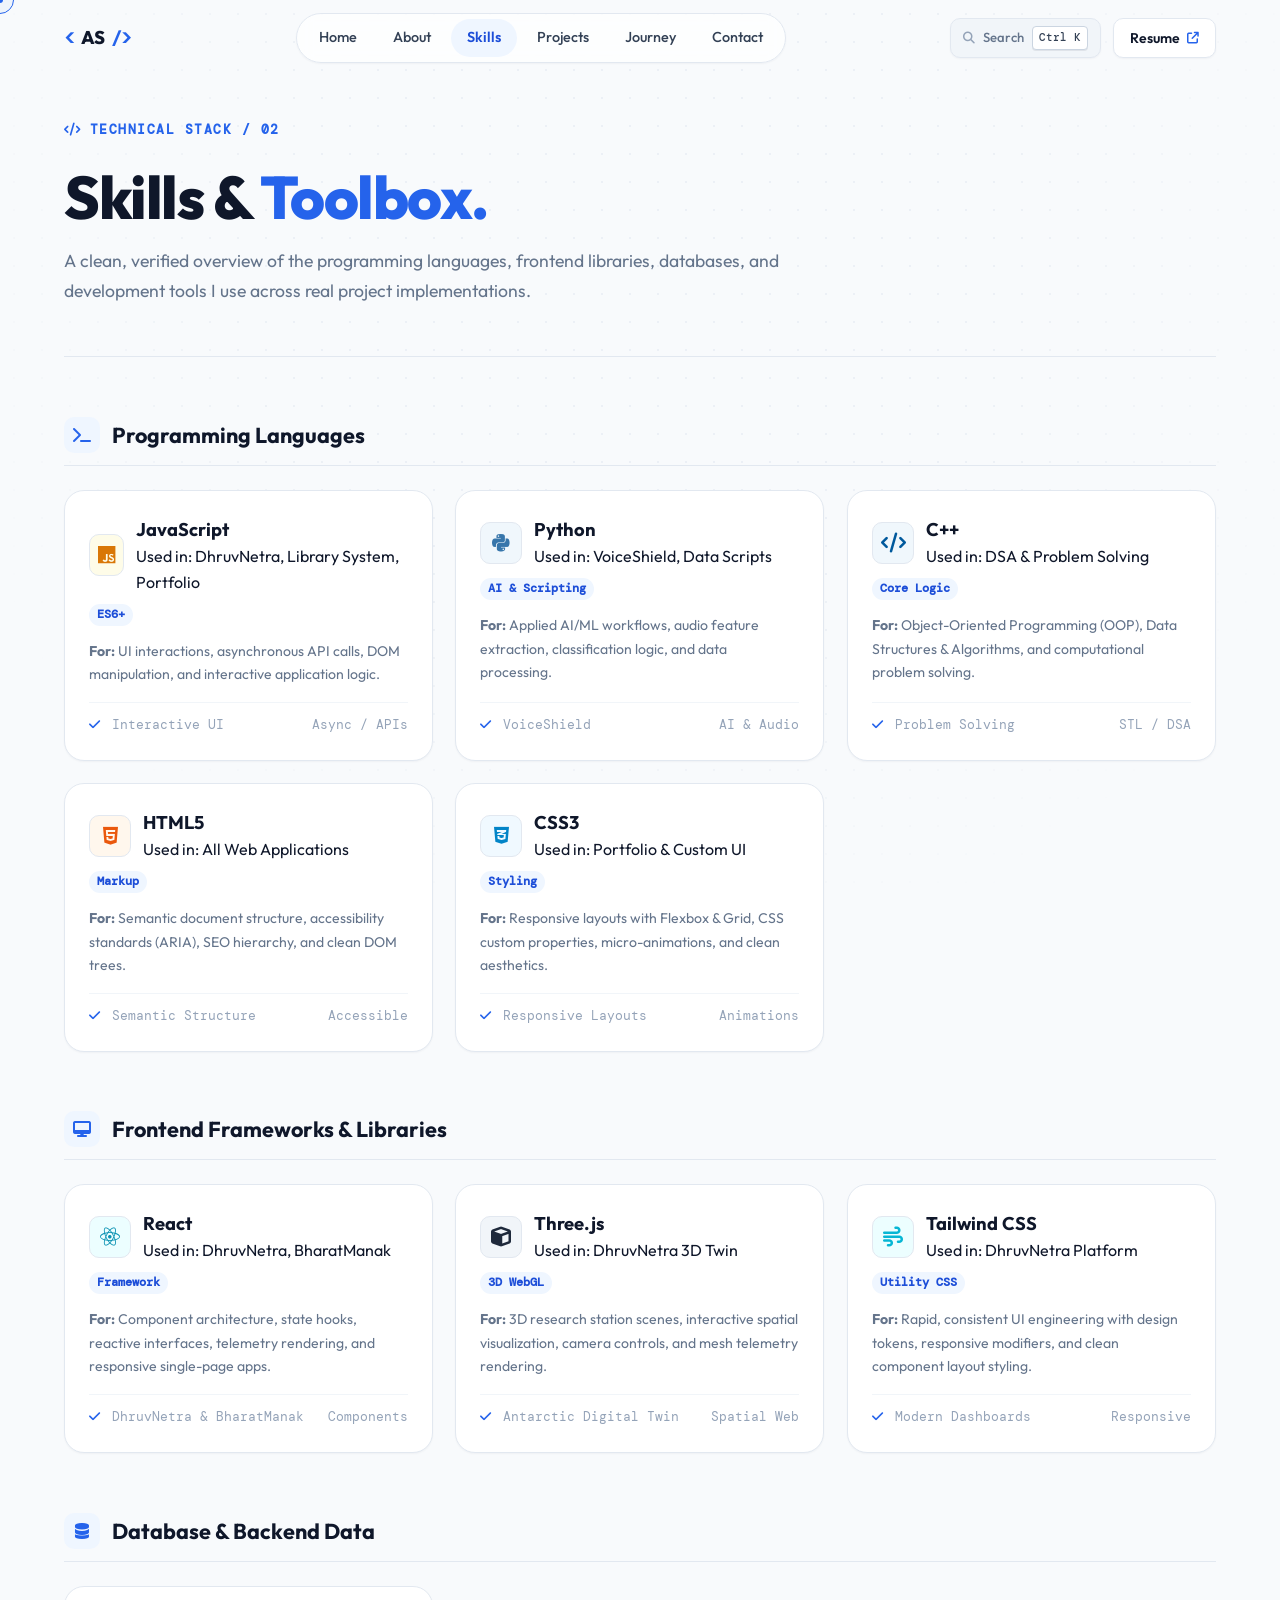
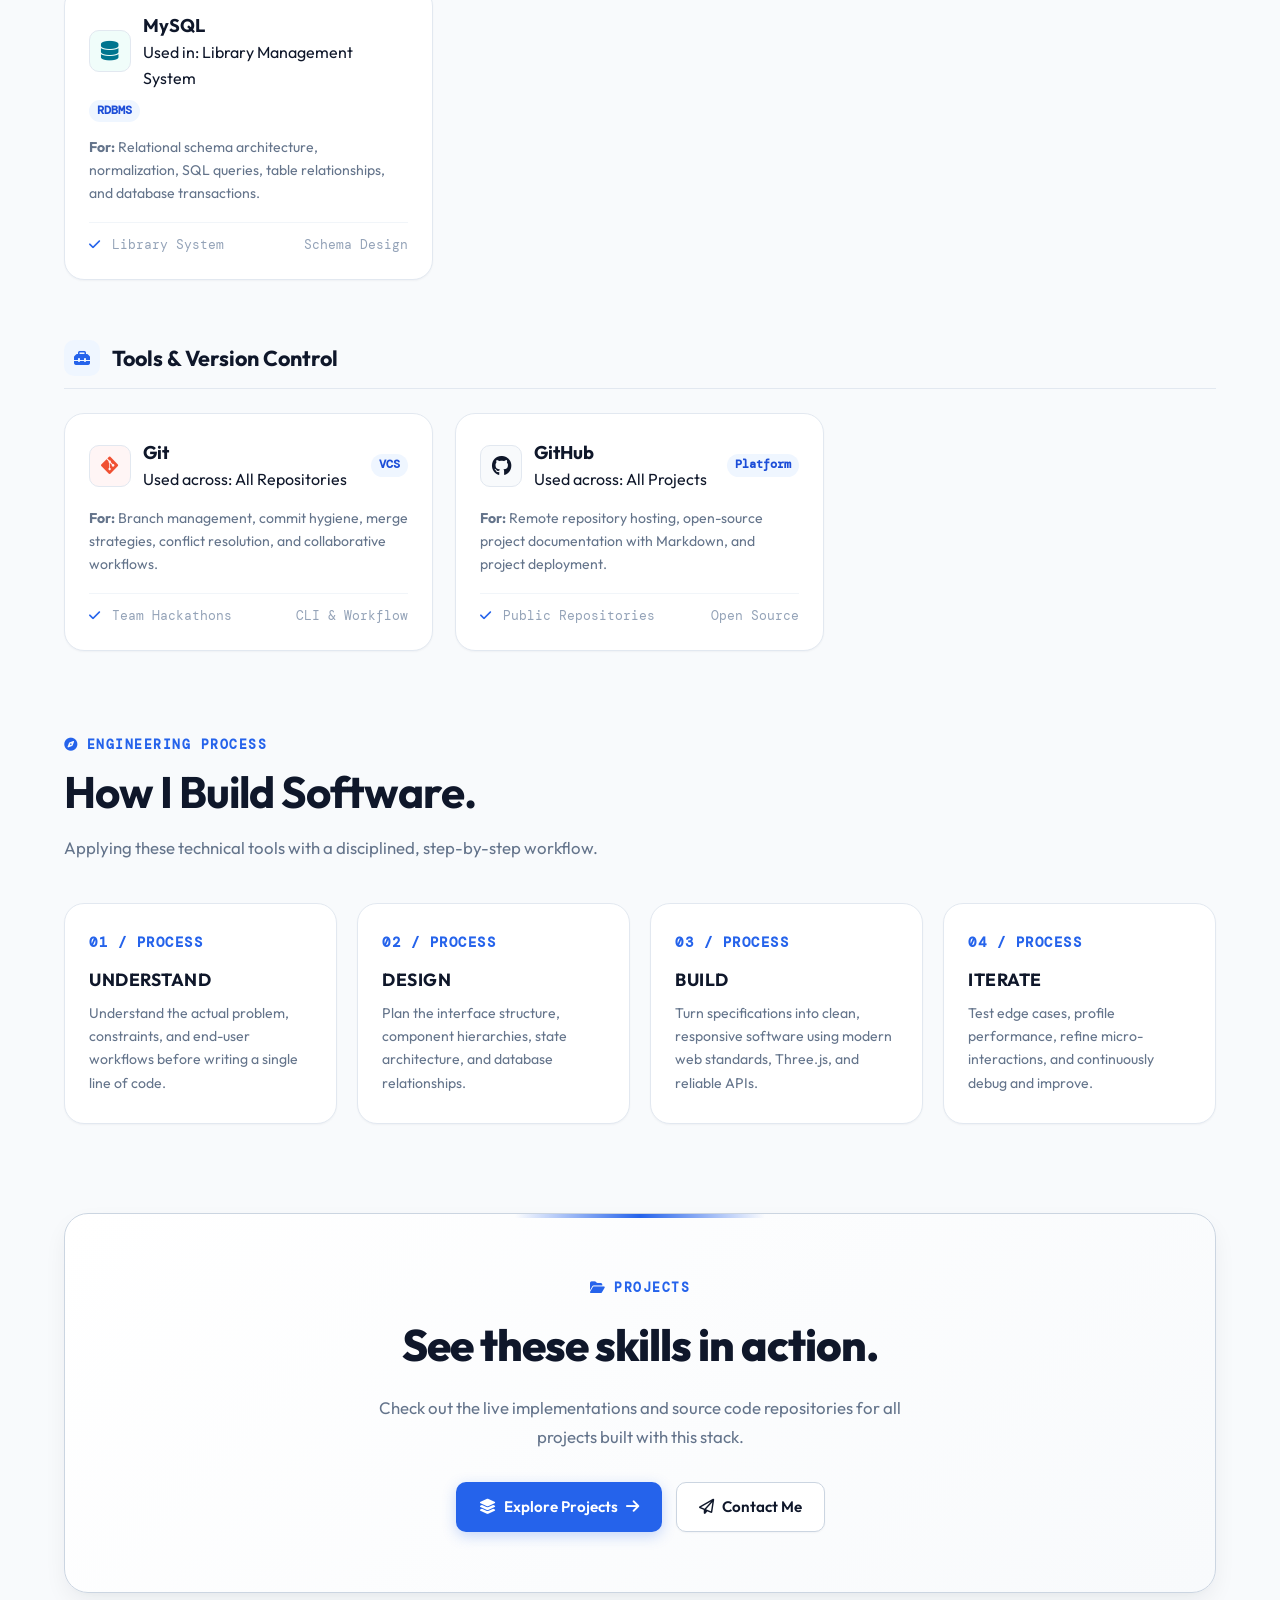
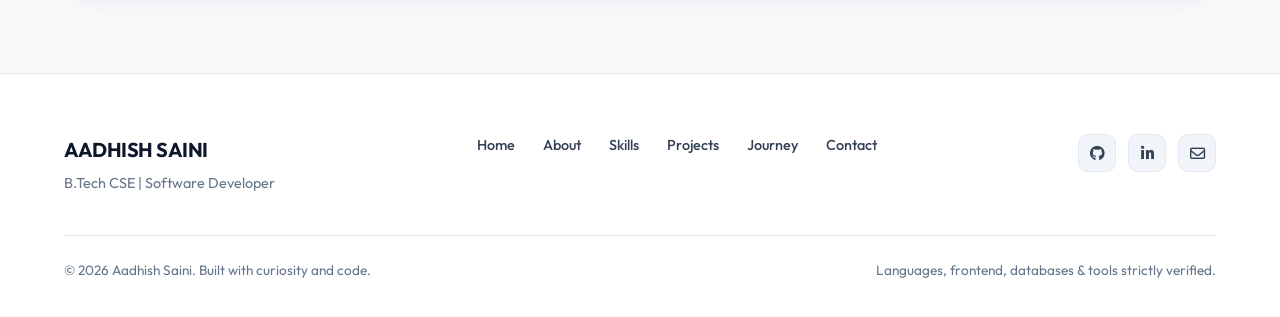
<file: skills.html>
<!DOCTYPE html>
<html lang="en">

<head>
    <meta charset="UTF-8">
    <meta name="viewport" content="width=device-width, initial-scale=1.0">
    <meta name="description" content="Technical Skills & Toolbox of Aadhish Saini - React, Python, JavaScript, Three.js, C++, MySQL, Tailwind CSS, Git.">
    <meta name="keywords" content="Aadhish Saini, Skills, React, Python, JavaScript, C++, MySQL, Three.js, Tailwind CSS, Git">

    <title>Skills | Aadhish Saini</title>

    <!-- Google Fonts -->
    <link rel="preconnect" href="https://fonts.googleapis.com">
    <link rel="preconnect" href="https://fonts.gstatic.com" crossorigin>
    <link href="https://fonts.googleapis.com/css2?family=DM+Mono:ital,wght@0,400;0,500;1,400&family=Outfit:wght@300;400;500;600;700;800&display=swap" rel="stylesheet">

    <!-- Font Awesome Icons -->
    <link rel="stylesheet" href="https://cdnjs.cloudflare.com/ajax/libs/font-awesome/6.7.2/css/all.min.css">

    <!-- Base & Skills CSS -->
    <link rel="stylesheet" href="css/base.css">
    <link rel="stylesheet" href="css/skills_style.css">
</head>

<body>

    <!-- Subtle Background Pattern -->
    <div class="bg-grid-pattern" aria-hidden="true"></div>

    <!-- Custom Cursor -->
    <div class="cursor-dot" aria-hidden="true"></div>
    <div class="cursor-ring" aria-hidden="true"></div>

    <!-- NAVBAR -->
    <header id="header">
        <nav class="navbar" aria-label="Main Navigation">
            <a href="index.html" class="logo" aria-label="Aadhish Saini Home">
                <span class="logo-tag">&lt;</span>
                <span class="logo-text">AS</span>
                <span class="logo-tag">/&gt;</span>
            </a>

            <ul class="nav-links">
                <li><a href="index.html">Home</a></li>
                <li><a href="about.html">About</a></li>
                <li><a href="skills.html" class="active">Skills</a></li>
                <li><a href="projects.html">Projects</a></li>
                <li><a href="about.html#journey">Journey</a></li>
                <li><a href="contact.html">Contact</a></li>
            </ul>

            <div class="nav-right">
                <button class="cmd-trigger-btn" id="cmd-trigger-btn" aria-label="Search and command palette (Ctrl + K)" title="Press Ctrl+K to search">
                    <i class="fa-solid fa-magnifying-glass"></i>
                    <span>Search</span>
                    <kbd class="cmd-trigger-kbd">Ctrl K</kbd>
                </button>

                <a href="files/Aadhish_resume.pdf" class="resume-btn magnetic" target="_blank" rel="noopener noreferrer">
                    Resume
                    <i class="fa-solid fa-arrow-up-right-from-square"></i>
                </a>

                <button class="menu-btn" aria-label="Toggle navigation menu" aria-expanded="false">
                    <i class="fa-solid fa-bars"></i>
                </button>
            </div>
        </nav>
    </header>

    <!-- MOBILE NAVIGATION DRAWER -->
    <div class="mobile-nav-overlay" aria-hidden="true"></div>
    <div class="mobile-nav-drawer" role="dialog" aria-modal="true" aria-label="Mobile Menu">
        <div>
            <div class="mobile-nav-header">
                <a href="index.html" class="logo">
                    <span class="logo-tag">&lt;</span>
                    <span class="logo-text">AS</span>
                    <span class="logo-tag">/&gt;</span>
                </a>
                <button class="mobile-close-btn" aria-label="Close menu">
                    <i class="fa-solid fa-xmark"></i>
                </button>
            </div>

            <div class="mobile-links">
                <a href="index.html"><i class="fa-solid fa-house"></i> Home</a>
                <a href="about.html"><i class="fa-solid fa-user"></i> About</a>
                <a href="skills.html" class="active"><i class="fa-solid fa-code"></i> Skills</a>
                <a href="projects.html"><i class="fa-solid fa-layer-group"></i> Projects</a>
                <a href="about.html#journey"><i class="fa-solid fa-timeline"></i> Journey</a>
                <a href="contact.html"><i class="fa-solid fa-paper-plane"></i> Contact</a>
            </div>
        </div>

        <div class="mobile-nav-footer">
            <button class="secondary-btn cmd-trigger-btn" style="width: 100%; margin-bottom: 10px; justify-content: center;">
                <i class="fa-solid fa-magnifying-glass"></i> Command Palette
            </button>
            <a href="files/Aadhish_resume.pdf" class="primary-btn" style="width: 100%;" target="_blank" rel="noopener noreferrer">
                <i class="fa-solid fa-file-pdf"></i> View Resume
            </a>
        </div>
    </div>

    <!-- MAIN CONTENT -->
    <main>

        <!-- PAGE HERO -->
        <section class="page-hero">
            <div class="page-hero-content">
                <span class="section-eyebrow reveal"><i class="fa-solid fa-code"></i> Technical Stack / 02</span>
                <h1 class="page-hero-title reveal delay-1">
                    Skills & <span>Toolbox.</span>
                </h1>
                <p class="page-hero-desc reveal delay-2">
                    A clean, verified overview of the programming languages, frontend libraries, databases, and development tools I use across real project implementations.
                </p>
            </div>
        </section>

        <!-- SKILLS CONTAINER -->
        <section class="skills-container">

            <!-- 1. PROGRAMMING LANGUAGES -->
            <div class="skill-section-block">
                <div class="skill-section-header reveal">
                    <div class="skill-section-icon">
                        <i class="fa-solid fa-terminal"></i>
                    </div>
                    <h2 class="skill-section-title">Programming Languages</h2>
                </div>

                <div class="skills-cards-grid">
                    <!-- JavaScript -->
                    <div class="skill-item-card reveal delay-1">
                        <div>
                            <div class="skill-card-top">
                                <div class="skill-card-identity">
                                    <div class="skill-card-icon js">
                                        <i class="fa-brands fa-js"></i>
                                    </div>
                                    <div>
                                        <h3 class="skill-card-name">JavaScript</h3>
                                        <span class="fact-label">Used in: DhruvNetra, Library System, Portfolio</span>
                                    </div>
                                </div>
                                <span class="skill-card-level-badge">ES6+</span>
                            </div>
                            <p class="skill-card-desc">
                                <strong>For:</strong> UI interactions, asynchronous API calls, DOM manipulation, and interactive application logic.
                            </p>
                        </div>
                        <div class="skill-card-footer">
                            <span><i class="fa-solid fa-check"></i> Interactive UI</span>
                            <span>Async / APIs</span>
                        </div>
                    </div>

                    <!-- Python -->
                    <div class="skill-item-card reveal delay-2">
                        <div>
                            <div class="skill-card-top">
                                <div class="skill-card-identity">
                                    <div class="skill-card-icon python">
                                        <i class="fa-brands fa-python"></i>
                                    </div>
                                    <div>
                                        <h3 class="skill-card-name">Python</h3>
                                        <span class="fact-label">Used in: VoiceShield, Data Scripts</span>
                                    </div>
                                </div>
                                <span class="skill-card-level-badge">AI & Scripting</span>
                            </div>
                            <p class="skill-card-desc">
                                <strong>For:</strong> Applied AI/ML workflows, audio feature extraction, classification logic, and data processing.
                            </p>
                        </div>
                        <div class="skill-card-footer">
                            <span><i class="fa-solid fa-check"></i> VoiceShield</span>
                            <span>AI & Audio</span>
                        </div>
                    </div>

                    <!-- C++ -->
                    <div class="skill-item-card reveal delay-3">
                        <div>
                            <div class="skill-card-top">
                                <div class="skill-card-identity">
                                    <div class="skill-card-icon cpp">
                                        <i class="fa-solid fa-code"></i>
                                    </div>
                                    <div>
                                        <h3 class="skill-card-name">C++</h3>
                                        <span class="fact-label">Used in: DSA & Problem Solving</span>
                                    </div>
                                </div>
                                <span class="skill-card-level-badge">Core Logic</span>
                            </div>
                            <p class="skill-card-desc">
                                <strong>For:</strong> Object-Oriented Programming (OOP), Data Structures & Algorithms, and computational problem solving.
                            </p>
                        </div>
                        <div class="skill-card-footer">
                            <span><i class="fa-solid fa-check"></i> Problem Solving</span>
                            <span>STL / DSA</span>
                        </div>
                    </div>

                    <!-- HTML5 -->
                    <div class="skill-item-card reveal delay-1">
                        <div>
                            <div class="skill-card-top">
                                <div class="skill-card-identity">
                                    <div class="skill-card-icon html">
                                        <i class="fa-brands fa-html5"></i>
                                    </div>
                                    <div>
                                        <h3 class="skill-card-name">HTML5</h3>
                                        <span class="fact-label">Used in: All Web Applications</span>
                                    </div>
                                </div>
                                <span class="skill-card-level-badge">Markup</span>
                            </div>
                            <p class="skill-card-desc">
                                <strong>For:</strong> Semantic document structure, accessibility standards (ARIA), SEO hierarchy, and clean DOM trees.
                            </p>
                        </div>
                        <div class="skill-card-footer">
                            <span><i class="fa-solid fa-check"></i> Semantic Structure</span>
                            <span>Accessible</span>
                        </div>
                    </div>

                    <!-- CSS3 -->
                    <div class="skill-item-card reveal delay-2">
                        <div>
                            <div class="skill-card-top">
                                <div class="skill-card-identity">
                                    <div class="skill-card-icon css">
                                        <i class="fa-brands fa-css3-alt"></i>
                                    </div>
                                    <div>
                                        <h3 class="skill-card-name">CSS3</h3>
                                        <span class="fact-label">Used in: Portfolio & Custom UI</span>
                                    </div>
                                </div>
                                <span class="skill-card-level-badge">Styling</span>
                            </div>
                            <p class="skill-card-desc">
                                <strong>For:</strong> Responsive layouts with Flexbox & Grid, CSS custom properties, micro-animations, and clean aesthetics.
                            </p>
                        </div>
                        <div class="skill-card-footer">
                            <span><i class="fa-solid fa-check"></i> Responsive Layouts</span>
                            <span>Animations</span>
                        </div>
                    </div>
                </div>
            </div>

            <!-- 2. FRONTEND TECHNOLOGIES -->
            <div class="skill-section-block">
                <div class="skill-section-header reveal">
                    <div class="skill-section-icon">
                        <i class="fa-solid fa-desktop"></i>
                    </div>
                    <h2 class="skill-section-title">Frontend Frameworks & Libraries</h2>
                </div>

                <div class="skills-cards-grid">
                    <!-- React -->
                    <div class="skill-item-card reveal delay-1">
                        <div>
                            <div class="skill-card-top">
                                <div class="skill-card-identity">
                                    <div class="skill-card-icon react">
                                        <i class="fa-brands fa-react"></i>
                                    </div>
                                    <div>
                                        <h3 class="skill-card-name">React</h3>
                                        <span class="fact-label">Used in: DhruvNetra, BharatManak</span>
                                    </div>
                                </div>
                                <span class="skill-card-level-badge">Framework</span>
                            </div>
                            <p class="skill-card-desc">
                                <strong>For:</strong> Component architecture, state hooks, reactive interfaces, telemetry rendering, and responsive single-page apps.
                            </p>
                        </div>
                        <div class="skill-card-footer">
                            <span><i class="fa-solid fa-check"></i> DhruvNetra & BharatManak</span>
                            <span>Components</span>
                        </div>
                    </div>

                    <!-- Three.js -->
                    <div class="skill-item-card reveal delay-2">
                        <div>
                            <div class="skill-card-top">
                                <div class="skill-card-identity">
                                    <div class="skill-card-icon threejs">
                                        <i class="fa-solid fa-cube"></i>
                                    </div>
                                    <div>
                                        <h3 class="skill-card-name">Three.js</h3>
                                        <span class="fact-label">Used in: DhruvNetra 3D Twin</span>
                                    </div>
                                </div>
                                <span class="skill-card-level-badge">3D WebGL</span>
                            </div>
                            <p class="skill-card-desc">
                                <strong>For:</strong> 3D research station scenes, interactive spatial visualization, camera controls, and mesh telemetry rendering.
                            </p>
                        </div>
                        <div class="skill-card-footer">
                            <span><i class="fa-solid fa-check"></i> Antarctic Digital Twin</span>
                            <span>Spatial Web</span>
                        </div>
                    </div>

                    <!-- Tailwind CSS -->
                    <div class="skill-item-card reveal delay-3">
                        <div>
                            <div class="skill-card-top">
                                <div class="skill-card-identity">
                                    <div class="skill-card-icon tailwind">
                                        <i class="fa-solid fa-wind"></i>
                                    </div>
                                    <div>
                                        <h3 class="skill-card-name">Tailwind CSS</h3>
                                        <span class="fact-label">Used in: DhruvNetra Platform</span>
                                    </div>
                                </div>
                                <span class="skill-card-level-badge">Utility CSS</span>
                            </div>
                            <p class="skill-card-desc">
                                <strong>For:</strong> Rapid, consistent UI engineering with design tokens, responsive modifiers, and clean component layout styling.
                            </p>
                        </div>
                        <div class="skill-card-footer">
                            <span><i class="fa-solid fa-check"></i> Modern Dashboards</span>
                            <span>Responsive</span>
                        </div>
                    </div>
                </div>
            </div>

            <!-- 3. DATABASE -->
            <div class="skill-section-block">
                <div class="skill-section-header reveal">
                    <div class="skill-section-icon">
                        <i class="fa-solid fa-database"></i>
                    </div>
                    <h2 class="skill-section-title">Database & Backend Data</h2>
                </div>

                <div class="skills-cards-grid">
                    <!-- MySQL -->
                    <div class="skill-item-card reveal delay-1">
                        <div>
                            <div class="skill-card-top">
                                <div class="skill-card-identity">
                                    <div class="skill-card-icon mysql">
                                        <i class="fa-solid fa-database"></i>
                                    </div>
                                    <div>
                                        <h3 class="skill-card-name">MySQL</h3>
                                        <span class="fact-label">Used in: Library Management System</span>
                                    </div>
                                </div>
                                <span class="skill-card-level-badge">RDBMS</span>
                            </div>
                            <p class="skill-card-desc">
                                <strong>For:</strong> Relational schema architecture, normalization, SQL queries, table relationships, and database transactions.
                            </p>
                        </div>
                        <div class="skill-card-footer">
                            <span><i class="fa-solid fa-check"></i> Library System</span>
                            <span>Schema Design</span>
                        </div>
                    </div>
                </div>
            </div>

            <!-- 4. OTHER TOOLS & LIBRARIES -->
            <div class="skill-section-block">
                <div class="skill-section-header reveal">
                    <div class="skill-section-icon">
                        <i class="fa-solid fa-toolbox"></i>
                    </div>
                    <h2 class="skill-section-title">Tools & Version Control</h2>
                </div>

                <div class="skills-cards-grid">
                    <!-- Git -->
                    <div class="skill-item-card reveal delay-1">
                        <div>
                            <div class="skill-card-top">
                                <div class="skill-card-identity">
                                    <div class="skill-card-icon git">
                                        <i class="fa-brands fa-git-alt"></i>
                                    </div>
                                    <div>
                                        <h3 class="skill-card-name">Git</h3>
                                        <span class="fact-label">Used across: All Repositories</span>
                                    </div>
                                </div>
                                <span class="skill-card-level-badge">VCS</span>
                            </div>
                            <p class="skill-card-desc">
                                <strong>For:</strong> Branch management, commit hygiene, merge strategies, conflict resolution, and collaborative workflows.
                            </p>
                        </div>
                        <div class="skill-card-footer">
                            <span><i class="fa-solid fa-check"></i> Team Hackathons</span>
                            <span>CLI & Workflow</span>
                        </div>
                    </div>

                    <!-- GitHub -->
                    <div class="skill-item-card reveal delay-2">
                        <div>
                            <div class="skill-card-top">
                                <div class="skill-card-identity">
                                    <div class="skill-card-icon github">
                                        <i class="fa-brands fa-github"></i>
                                    </div>
                                    <div>
                                        <h3 class="skill-card-name">GitHub</h3>
                                        <span class="fact-label">Used across: All Projects</span>
                                    </div>
                                </div>
                                <span class="skill-card-level-badge">Platform</span>
                            </div>
                            <p class="skill-card-desc">
                                <strong>For:</strong> Remote repository hosting, open-source project documentation with Markdown, and project deployment.
                            </p>
                        </div>
                        <div class="skill-card-footer">
                            <span><i class="fa-solid fa-check"></i> Public Repositories</span>
                            <span>Open Source</span>
                        </div>
                    </div>
                </div>
            </div>

        </section>

        <!-- HOW I BUILD SECTION -->
        <section class="how-i-build-section">
            <div class="section-header-row reveal">
                <div>
                    <span class="section-eyebrow"><i class="fa-solid fa-compass"></i> Engineering Process</span>
                    <h2 class="section-title">How I Build Software.</h2>
                    <p class="section-subtitle">Applying these technical tools with a disciplined, step-by-step workflow.</p>
                </div>
            </div>

            <div class="how-i-build-grid">
                <div class="build-step-card reveal delay-1">
                    <span class="build-step-num">01 / PROCESS</span>
                    <h3 class="build-step-title">Understand</h3>
                    <p class="build-step-desc">Understand the actual problem, constraints, and end-user workflows before writing a single line of code.</p>
                </div>

                <div class="build-step-card reveal delay-2">
                    <span class="build-step-num">02 / PROCESS</span>
                    <h3 class="build-step-title">Design</h3>
                    <p class="build-step-desc">Plan the interface structure, component hierarchies, state architecture, and database relationships.</p>
                </div>

                <div class="build-step-card reveal delay-3">
                    <span class="build-step-num">03 / PROCESS</span>
                    <h3 class="build-step-title">Build</h3>
                    <p class="build-step-desc">Turn specifications into clean, responsive software using modern web standards, Three.js, and reliable APIs.</p>
                </div>

                <div class="build-step-card reveal delay-4">
                    <span class="build-step-num">04 / PROCESS</span>
                    <h3 class="build-step-title">Iterate</h3>
                    <p class="build-step-desc">Test edge cases, profile performance, refine micro-interactions, and continuously debug and improve.</p>
                </div>
            </div>
        </section>

        <!-- CTA SECTION -->
        <section class="cta-banner-section reveal">
            <div class="cta-card">
                <span class="section-eyebrow"><i class="fa-solid fa-folder-open"></i> Projects</span>
                <h2>See these skills in action.</h2>
                <p>
                    Check out the live implementations and source code repositories for all projects built with this stack.
                </p>
                <div class="cta-buttons">
                    <a href="projects.html" class="primary-btn magnetic">
                        <i class="fa-solid fa-layer-group"></i> Explore Projects <i class="fa-solid fa-arrow-right"></i>
                    </a>
                    <a href="contact.html" class="secondary-btn magnetic">
                        <i class="fa-regular fa-paper-plane"></i> Contact Me
                    </a>
                </div>
            </div>
        </section>

    </main>

    <!-- FOOTER -->
    <footer class="site-footer">
        <div class="footer-container">
            <div class="footer-top">
                <div class="footer-brand">
                    <h3>AADHISH SAINI</h3>
                    <p>B.Tech CSE | Software Developer</p>
                </div>

                <nav class="footer-nav" aria-label="Footer Navigation">
                    <a href="index.html">Home</a>
                    <a href="about.html">About</a>
                    <a href="skills.html">Skills</a>
                    <a href="projects.html">Projects</a>
                    <a href="about.html#journey">Journey</a>
                    <a href="contact.html">Contact</a>
                </nav>

                <div class="footer-socials">
                    <a href="https://github.com/aadhish-saini" target="_blank" rel="noopener noreferrer" aria-label="GitHub">
                        <i class="fa-brands fa-github"></i>
                    </a>
                    <a href="https://www.linkedin.com/in/aadhish-saini-797036405/" target="_blank" rel="noopener noreferrer" aria-label="LinkedIn">
                        <i class="fa-brands fa-linkedin-in"></i>
                    </a>
                    <a href="mailto:aadhishsaini14@gmail.com" aria-label="Email">
                        <i class="fa-regular fa-envelope"></i>
                    </a>
                </div>
            </div>

            <div class="footer-bottom">
                <div>
                    © <span class="current-year">2026</span> Aadhish Saini. Built with curiosity and code.
                </div>
                <div>
                    Languages, frontend, databases & tools strictly verified.
                </div>
            </div>
        </div>
    </footer>

    <!-- JavaScript -->
    <script src="js/script.js"></script>

</body>

</html>
</file>
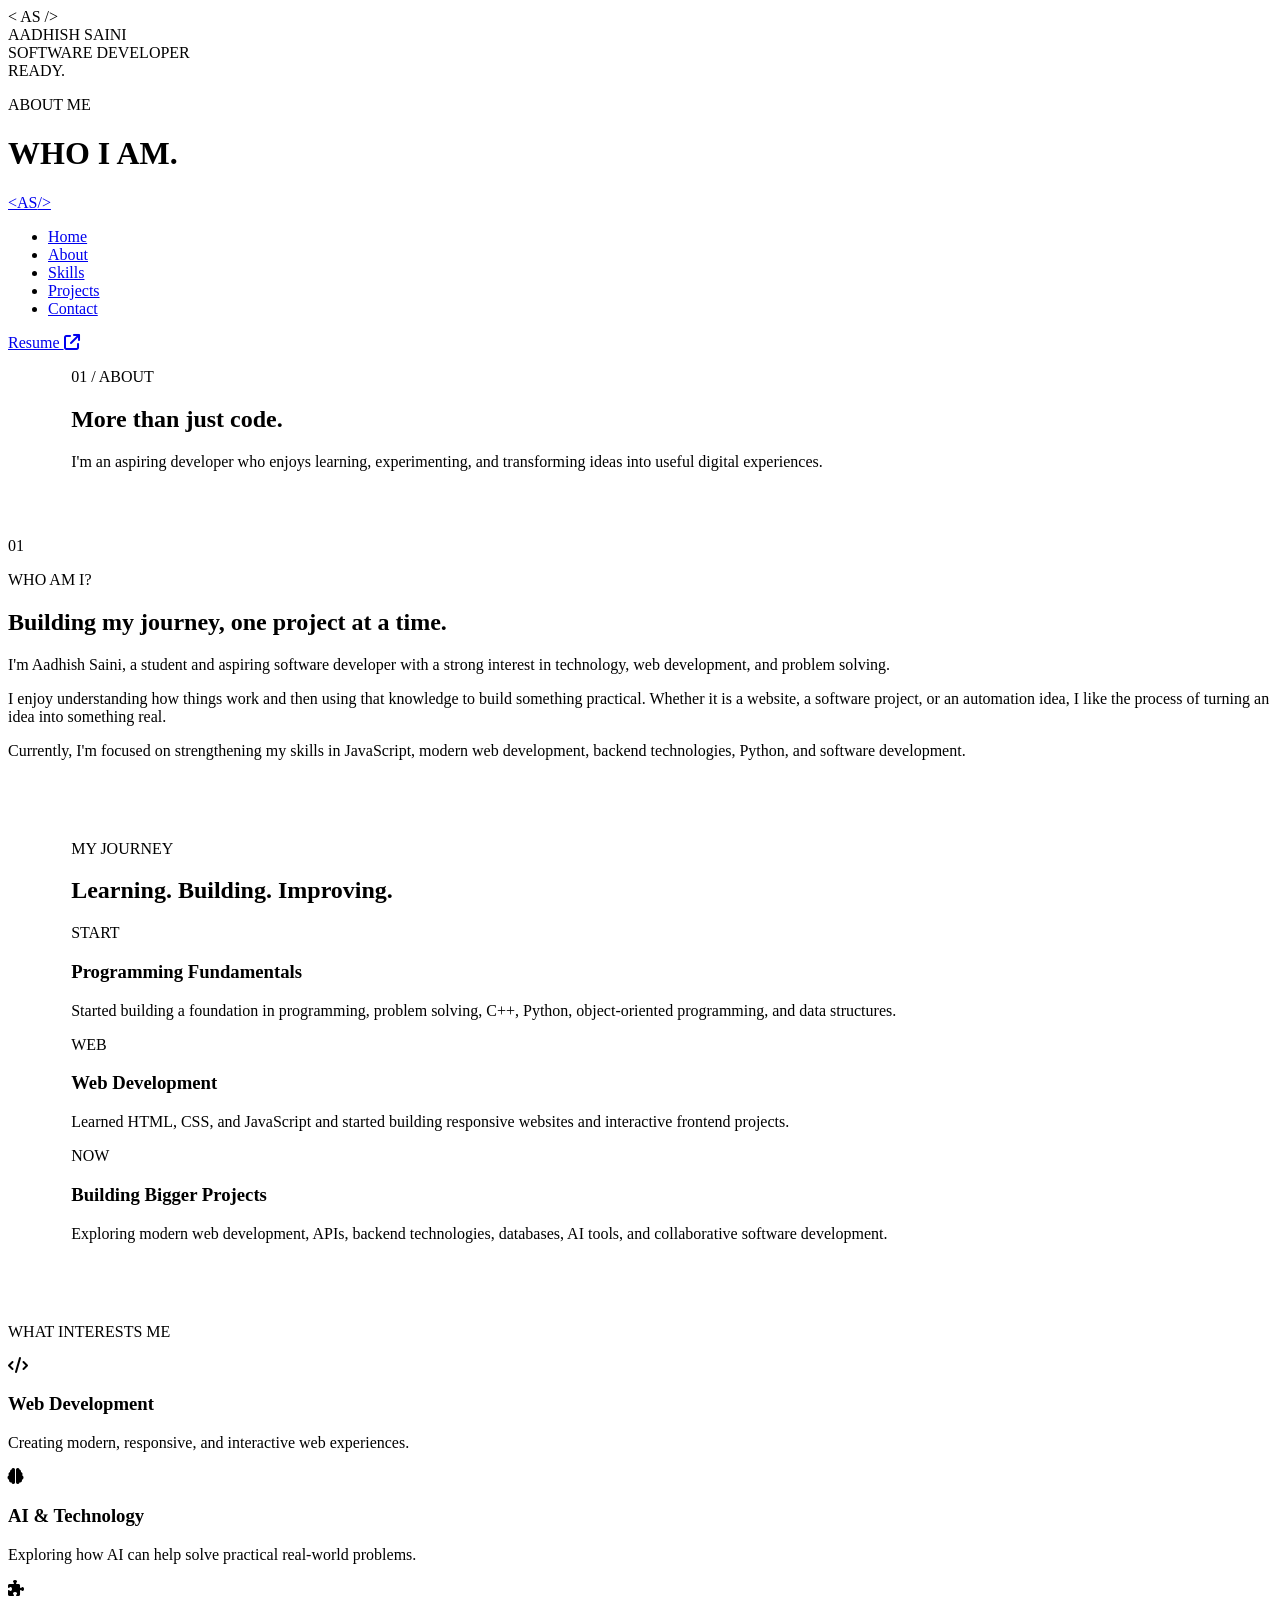
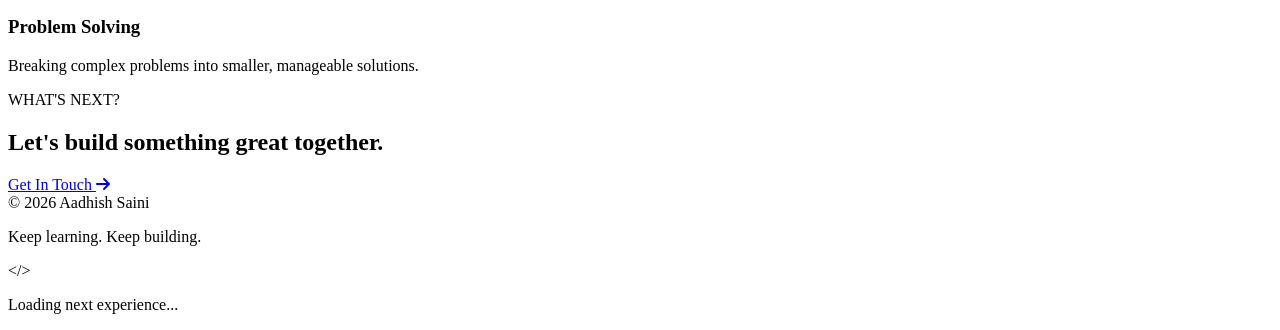
<file: structure/about.html>
<!DOCTYPE html>
<html lang="en">

<head>
    <meta charset="UTF-8">
    <meta name="viewport" content="width=device-width, initial-scale=1.0">

    <title>About | Aadhish Saini</title>

    <link rel="stylesheet" href="../css/about_style.css">

    <link rel="preconnect" href="https://fonts.googleapis.com">
    <link rel="preconnect" href="https://fonts.gstatic.com" crossorigin>

    <link href="https://fonts.googleapis.com/css2?family=DM+Mono:wght@400;500&family=Outfit:wght@300;400;500;600;700;800&display=swap"
        rel="stylesheet">

    <link rel="stylesheet"
        href="https://cdnjs.cloudflare.com/ajax/libs/font-awesome/6.7.2/css/all.min.css">
</head>

<body>

    <!-- OPENING LOADER -->

    <div id="loader">

        <div class="loader-content">

            <p>ABOUT ME</p>

            <h1>
                WHO I
                <span>AM.</span>
            </h1>

            <div class="loader-line">
                <div class="loader-progress"></div>
            </div>

        </div>

    </div>


    <!-- BACKGROUND -->

    <div class="background">

        <div class="grid"></div>

        <div class="glow glow-1"></div>
        <div class="glow glow-2"></div>

    </div>


    <!-- NAVBAR -->

    <header id="header">

        <nav class="navbar">

            <a href="index.html" class="logo">
                <span>&lt;</span>AS<span>/&gt;</span>
            </a>

            <ul class="nav-links">

                <li><a href="index.html">Home</a></li>
                <li><a href="about.html" class="active">About</a></li>
                <li><a href="skills.html">Skills</a></li>
                <li><a href="projects.html">Projects</a></li>
                <li><a href="contact.html">Contact</a></li>

            </ul>

            <a href="../files/Aadhish_resume.pdf"
                class="resume-btn"
                target="_blank">

                Resume
                <i class="fa-solid fa-arrow-up-right-from-square"></i>

            </a>

        </nav>

    </header>


    <main>

        <!-- PAGE HERO -->

        <section class="page-hero">

            <p class="section-label reveal">
                01 / ABOUT
            </p>

            <h1 class="reveal">
                More than just
                <span>code.</span>
            </h1>

            <p class="hero-text reveal">

                I'm an aspiring developer who enjoys learning,
                experimenting, and transforming ideas into
                useful digital experiences.

            </p>

        </section>


        <!-- ABOUT CONTENT -->

        <section class="about-section">

            <div class="about-number reveal">
                <span>01</span>
            </div>

            <div class="about-content">

                <p class="section-label reveal">
                    WHO AM I?
                </p>

                <h2 class="reveal">

                    Building my journey,
                    <span>one project at a time.</span>

                </h2>

                <p class="reveal">

                    I'm Aadhish Saini, a student and aspiring
                    software developer with a strong interest in
                    technology, web development, and problem solving.

                </p>

                <p class="reveal">

                    I enjoy understanding how things work and then
                    using that knowledge to build something practical.
                    Whether it is a website, a software project, or
                    an automation idea, I like the process of turning
                    an idea into something real.

                </p>

                <p class="reveal">

                    Currently, I'm focused on strengthening my skills
                    in JavaScript, modern web development, backend
                    technologies, Python, and software development.

                </p>

            </div>

        </section>


        <!-- JOURNEY -->

        <section class="journey-section">

            <div class="journey-header">

                <p class="section-label reveal">
                    MY JOURNEY
                </p>

                <h2 class="reveal">
                    Learning.
                    <span>Building.</span>
                    Improving.
                </h2>

            </div>


            <div class="timeline">

                <div class="timeline-item reveal">

                    <div class="timeline-dot"></div>

                    <div class="timeline-year">
                        START
                    </div>

                    <div class="timeline-content">

                        <h3>Programming Fundamentals</h3>

                        <p>

                            Started building a foundation in programming,
                            problem solving, C++, Python, object-oriented
                            programming, and data structures.

                        </p>

                    </div>

                </div>


                <div class="timeline-item reveal">

                    <div class="timeline-dot"></div>

                    <div class="timeline-year">
                        WEB
                    </div>

                    <div class="timeline-content">

                        <h3>Web Development</h3>

                        <p>

                            Learned HTML, CSS, and JavaScript and started
                            building responsive websites and interactive
                            frontend projects.

                        </p>

                    </div>

                </div>


                <div class="timeline-item reveal">

                    <div class="timeline-dot"></div>

                    <div class="timeline-year">
                        NOW
                    </div>

                    <div class="timeline-content">

                        <h3>Building Bigger Projects</h3>

                        <p>

                            Exploring modern web development, APIs,
                            backend technologies, databases, AI tools,
                            and collaborative software development.

                        </p>

                    </div>

                </div>

            </div>

        </section>


        <!-- INTERESTS -->

        <section class="interests-section">

            <p class="section-label reveal">
                WHAT INTERESTS ME
            </p>

            <div class="interest-grid">

                <div class="interest-card reveal">

                    <div class="icon">
                        <i class="fa-solid fa-code"></i>
                    </div>

                    <h3>Web Development</h3>

                    <p>
                        Creating modern, responsive, and interactive
                        web experiences.
                    </p>

                </div>


                <div class="interest-card reveal">

                    <div class="icon">
                        <i class="fa-solid fa-brain"></i>
                    </div>

                    <h3>AI & Technology</h3>

                    <p>
                        Exploring how AI can help solve practical
                        real-world problems.
                    </p>

                </div>


                <div class="interest-card reveal">

                    <div class="icon">
                        <i class="fa-solid fa-puzzle-piece"></i>
                    </div>

                    <h3>Problem Solving</h3>

                    <p>
                        Breaking complex problems into smaller,
                        manageable solutions.
                    </p>

                </div>

            </div>

        </section>


        <!-- CTA -->

        <section class="about-cta reveal">

            <p>WHAT'S NEXT?</p>

            <h2>
                Let's build something
                <span>great together.</span>
            </h2>

            <a href="contact.html" class="primary-btn">

                Get In Touch

                <i class="fa-solid fa-arrow-right"></i>

            </a>

        </section>

    </main>


    <footer>

        <div>
            © <span id="year"></span> Aadhish Saini
        </div>

        <p>
            Keep learning. Keep building.
        </p>

    </footer>


    <!-- PAGE TRANSITION -->

    <div id="page-transition">

        <div class="transition-content">

            <span>&lt;/&gt;</span>

            <p>Loading next experience...</p>

        </div>

    </div>


    <script src="../js/script.js"></script>

</body>

</html>
</file>
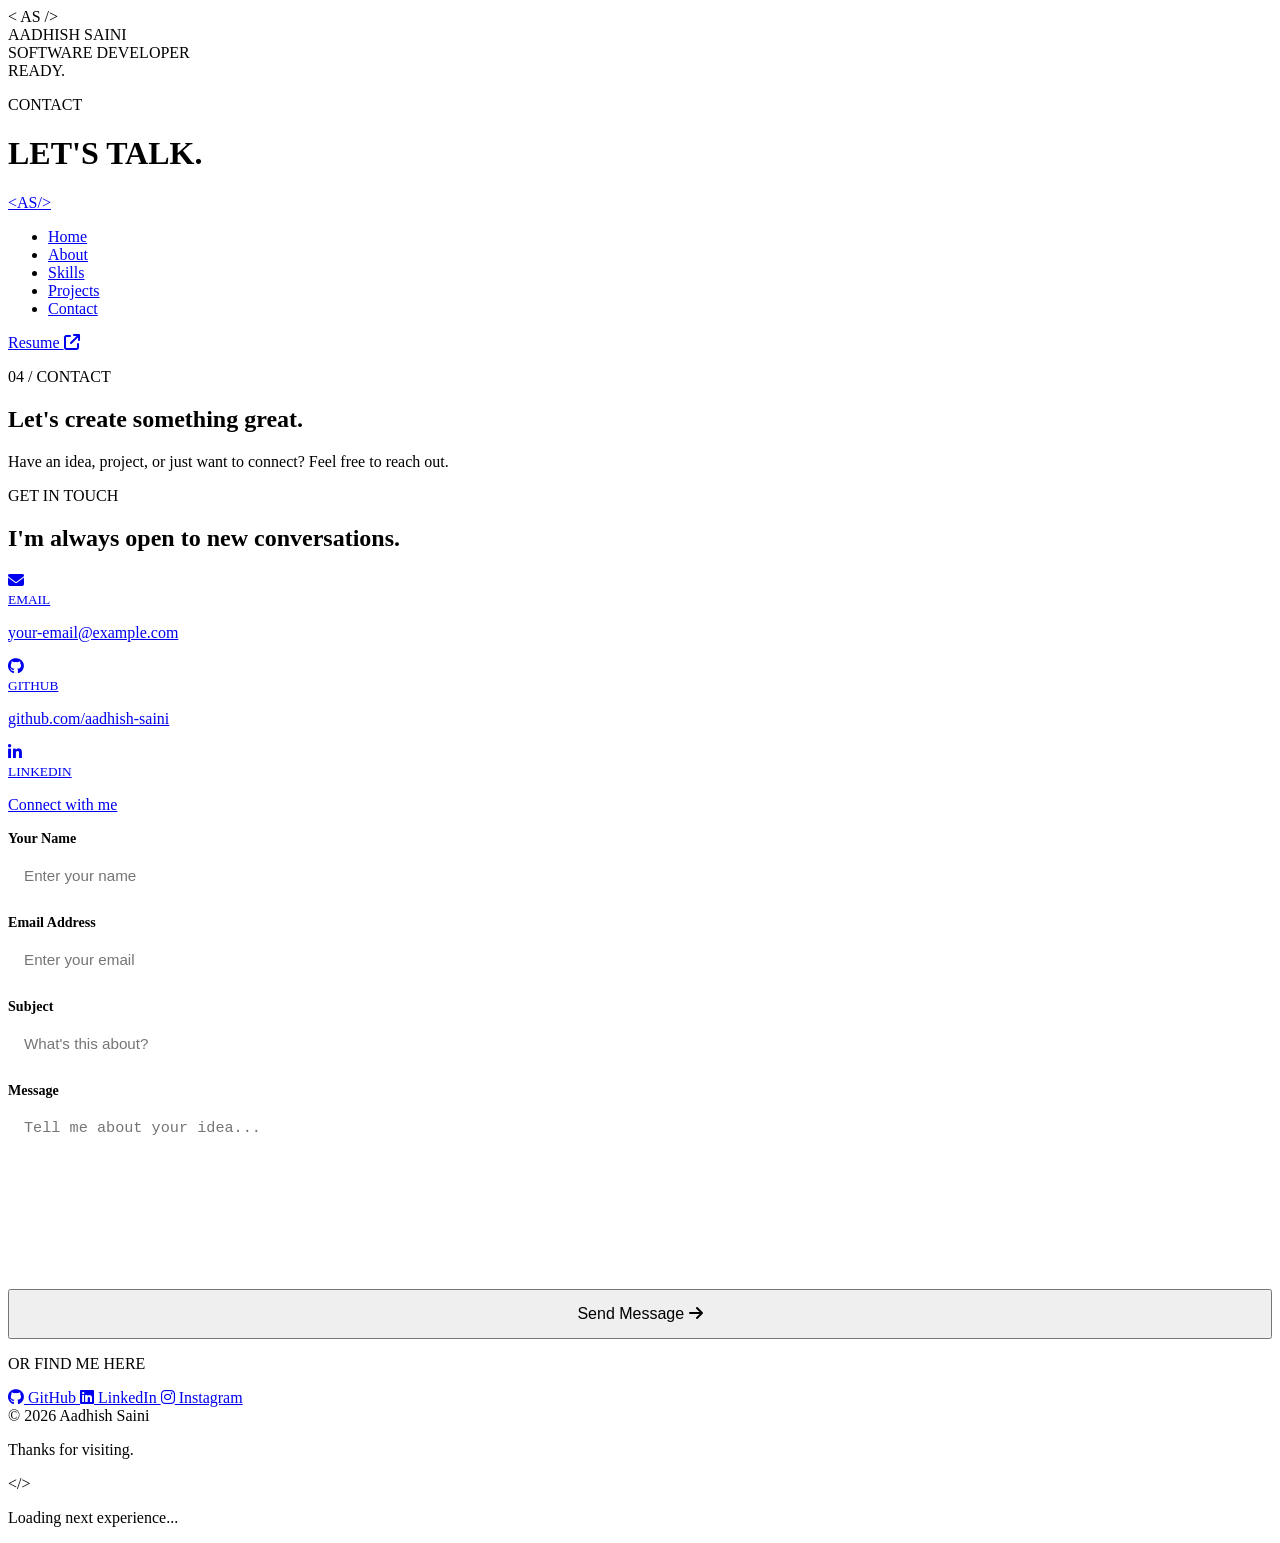
<file: structure/contact.html>
<!DOCTYPE html>
<html lang="en">

<head>

    <meta charset="UTF-8">

    <meta name="viewport"
        content="width=device-width, initial-scale=1.0">

    <title>Contact | Aadhish Saini</title>

    <link rel="stylesheet"
        href="../css/contact_style.css">

    <link rel="preconnect"
        href="https://fonts.googleapis.com">

    <link href="https://fonts.googleapis.com/css2?family=DM+Mono:wght@400;500&family=Outfit:wght@300;400;500;600;700;800&display=swap"
        rel="stylesheet">

    <link rel="stylesheet"
        href="https://cdnjs.cloudflare.com/ajax/libs/font-awesome/6.7.2/css/all.min.css">

</head>

<body>

    <!-- LOADER -->

    <div id="loader">

        <div class="loader-content">

            <p>CONTACT</p>

            <h1>
                LET'S
                <span>TALK.</span>
            </h1>

            <div class="loader-line">
                <div class="loader-progress"></div>
            </div>

        </div>

    </div>


    <!-- BACKGROUND -->

    <div class="background">

        <div class="grid"></div>

        <div class="glow glow-1"></div>
        <div class="glow glow-2"></div>

    </div>


    <!-- NAVBAR -->

    <header id="header">

        <nav class="navbar">

            <a href="index.html" class="logo">
                <span>&lt;</span>AS<span>/&gt;</span>
            </a>

            <ul class="nav-links">

                <li><a href="index.html">Home</a></li>
                <li><a href="about.html">About</a></li>
                <li><a href="skills.html">Skills</a></li>
                <li><a href="projects.html">Projects</a></li>
                <li><a href="contact.html" class="active">Contact</a></li>

            </ul>

            <a href="../files/Aadhish_resume.pdf"
                target="_blank"
                class="resume-btn">

                Resume

                <i class="fa-solid fa-arrow-up-right-from-square"></i>

            </a>

        </nav>

    </header>


    <main>

        <section class="contact-hero">

            <p class="section-label reveal">
                04 / CONTACT
            </p>

            <h1 class="reveal">

                Let's create
                something

                <span>great.</span>

            </h1>

            <p class="hero-text reveal">

                Have an idea, project, or just want to connect?
                Feel free to reach out.

            </p>

        </section>


        <section class="contact-section">

            <!-- CONTACT INFO -->

            <div class="contact-info">

                <p class="section-label reveal">
                    GET IN TOUCH
                </p>

                <h2 class="reveal">

                    I'm always open
                    to new

                    <span>conversations.</span>

                </h2>


                <div class="contact-links">

                    <a href="mailto:your-email@example.com"
                        class="contact-item reveal">

                        <div class="contact-icon">

                            <i class="fa-solid fa-envelope"></i>

                        </div>

                        <div>

                            <small>EMAIL</small>

                            <p>
                                your-email@example.com
                            </p>

                        </div>

                    </a>


                    <a href="https://github.com/aadhish-saini"
                        target="_blank"
                        class="contact-item reveal">

                        <div class="contact-icon">

                            <i class="fa-brands fa-github"></i>

                        </div>

                        <div>

                            <small>GITHUB</small>

                            <p>
                                github.com/aadhish-saini
                            </p>

                        </div>

                    </a>


                    <a href="https://www.linkedin.com/in/aadhish-saini-797036405/"
                        target="_blank"
                        class="contact-item reveal">

                        <div class="contact-icon">

                            <i class="fa-brands fa-linkedin-in"></i>

                        </div>

                        <div>

                            <small>LINKEDIN</small>

                            <p>
                                Connect with me
                            </p>

                        </div>

                    </a>

                </div>

            </div>


            <!-- CONTACT FORM -->

            <form class="contact-form reveal">

                <div class="form-group">

                    <label>Your Name</label>

                    <input
                        type="text"
                        placeholder="Enter your name"
                        required>

                </div>


                <div class="form-group">

                    <label>Email Address</label>

                    <input
                        type="email"
                        placeholder="Enter your email"
                        required>

                </div>


                <div class="form-group">

                    <label>Subject</label>

                    <input
                        type="text"
                        placeholder="What's this about?">

                </div>


                <div class="form-group">

                    <label>Message</label>

                    <textarea
                        placeholder="Tell me about your idea..."
                        required></textarea>

                </div>


                <button type="submit"
                    class="send-btn">

                    Send Message

                    <i class="fa-solid fa-arrow-right"></i>

                </button>

            </form>

        </section>


        <!-- SOCIAL CTA -->

        <section class="social-section reveal">

            <p>
                OR FIND ME HERE
            </p>

            <div class="social-links">

                <a href="https://github.com/aadhish-saini"
                    target="_blank">

                    <i class="fa-brands fa-github"></i>

                    GitHub

                </a>


                <a href="https://www.linkedin.com/in/aadhish-saini-797036405/"
                    target="_blank">

                    <i class="fa-brands fa-linkedin"></i>

                    LinkedIn

                </a>


                <a href="https://www.instagram.com/aadhish_saini/"
                    target="_blank">

                    <i class="fa-brands fa-instagram"></i>

                    Instagram

                </a>

            </div>

        </section>

    </main>


    <footer>

        <div>

            © <span id="year"></span>
            Aadhish Saini

        </div>

        <p>
            Thanks for visiting.
        </p>

    </footer>


    <!-- PAGE TRANSITION -->

    <div id="page-transition">

        <div class="transition-content">

            <span>&lt;/&gt;</span>

            <p>Loading next experience...</p>

        </div>

    </div>


    <script src="../js/script.js"></script>

</body>

</html>
</file>
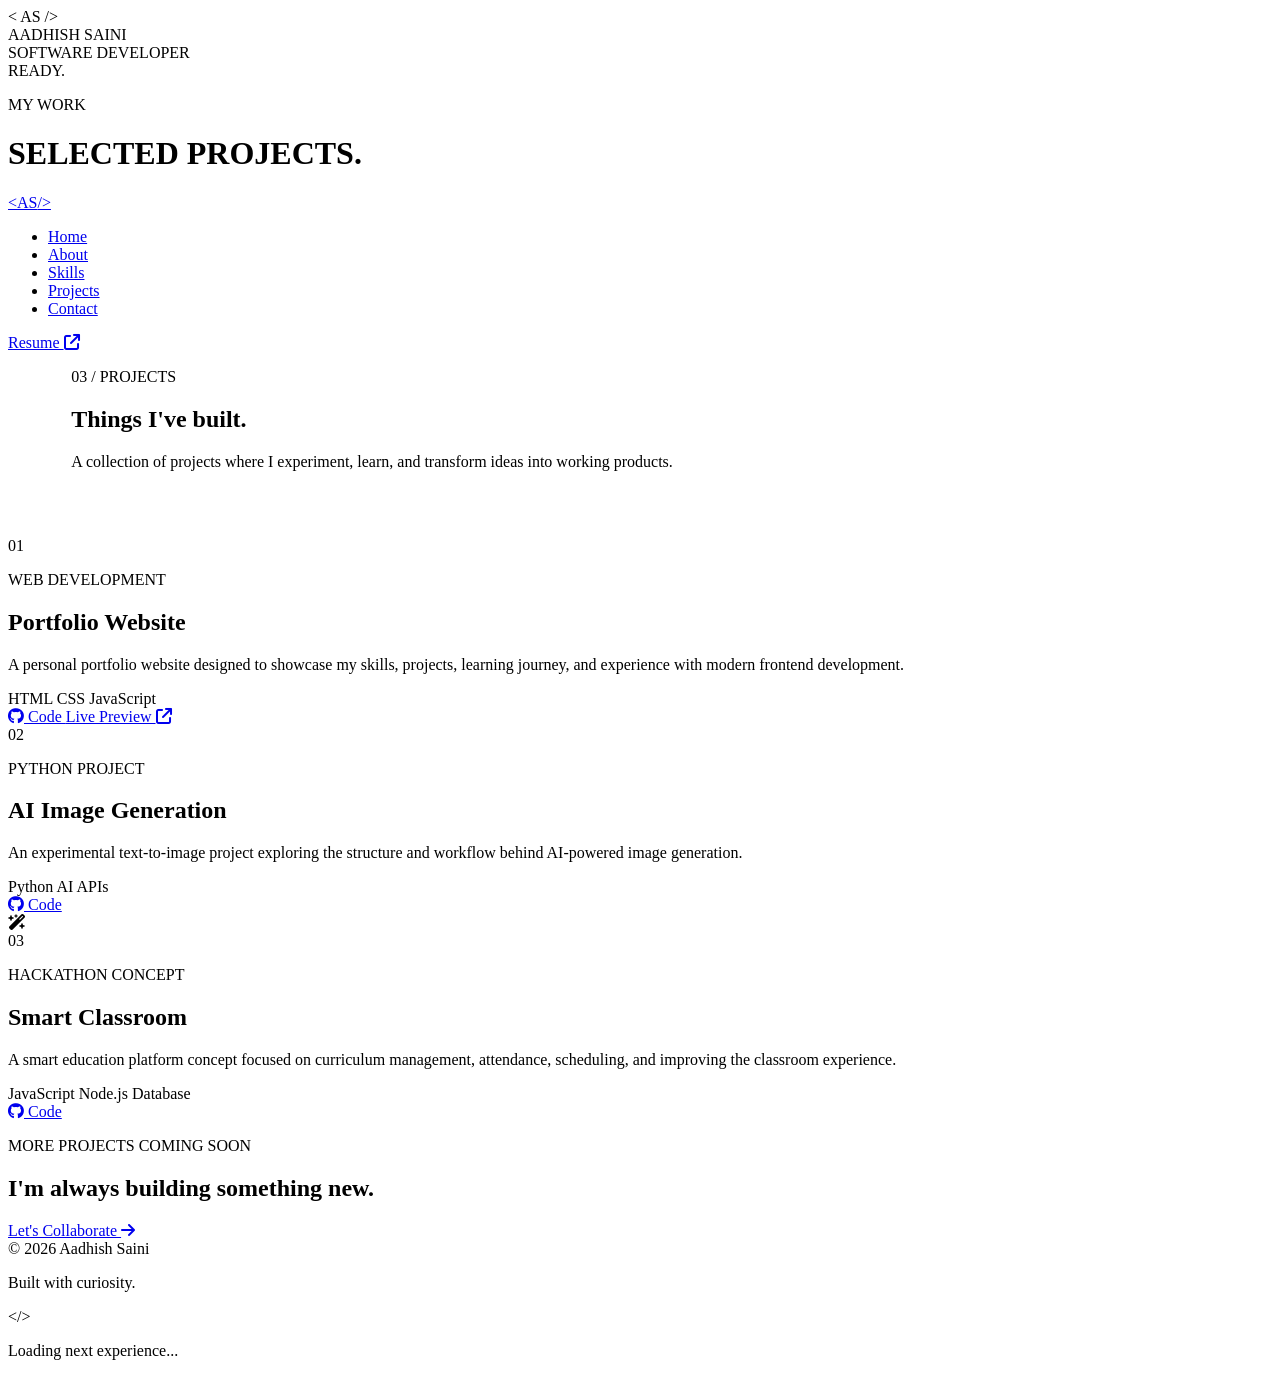
<file: structure/projects.html>
<!DOCTYPE html>
<html lang="en">

<head>
    <meta charset="UTF-8">
    <meta name="viewport" content="width=device-width, initial-scale=1.0">

    <title>Projects | Aadhish Saini</title>

    <link rel="stylesheet" href="../css/project_style.css">

    <link rel="preconnect" href="https://fonts.googleapis.com">

    <link href="https://fonts.googleapis.com/css2?family=DM+Mono:wght@400;500&family=Outfit:wght@300;400;500;600;700;800&display=swap"
        rel="stylesheet">

    <link rel="stylesheet"
        href="https://cdnjs.cloudflare.com/ajax/libs/font-awesome/6.7.2/css/all.min.css">

</head>

<body>

    <div id="loader">

        <div class="loader-content">

            <p>MY WORK</p>

            <h1>
                SELECTED
                <span>PROJECTS.</span>
            </h1>

            <div class="loader-line">
                <div class="loader-progress"></div>
            </div>

        </div>

    </div>


    <div class="background">

        <div class="grid"></div>

        <div class="glow glow-1"></div>
        <div class="glow glow-2"></div>

    </div>


    <header id="header">

        <nav class="navbar">

            <a href="index.html" class="logo">
                <span>&lt;</span>AS<span>/&gt;</span>
            </a>

            <ul class="nav-links">

                <li><a href="index.html">Home</a></li>
                <li><a href="about.html">About</a></li>
                <li><a href="skills.html">Skills</a></li>
                <li><a href="projects.html" class="active">Projects</a></li>
                <li><a href="contact.html">Contact</a></li>

            </ul>

            <a href="../files/Aadhish_resume.pdf"
                target="_blank"
                class="resume-btn">

                Resume
                <i class="fa-solid fa-arrow-up-right-from-square"></i>

            </a>

        </nav>

    </header>


    <main>

        <section class="page-hero">

            <p class="section-label reveal">
                03 / PROJECTS
            </p>

            <h1 class="reveal">
                Things I've
                <span>built.</span>
            </h1>

            <p class="hero-text reveal">

                A collection of projects where I experiment,
                learn, and transform ideas into working products.

            </p>

        </section>


        <!-- PROJECTS -->

        <section class="projects-section">

            <!-- PROJECT 1 -->

            <article class="project-card reveal">

                <div class="project-number">
                    01
                </div>

                <div class="project-content">

                    <p class="project-type">
                        WEB DEVELOPMENT
                    </p>

                    <h2>
                        Portfolio Website
                    </h2>

                    <p class="project-description">

                        A personal portfolio website designed to
                        showcase my skills, projects, learning journey,
                        and experience with modern frontend development.

                    </p>

                    <div class="tech-stack">

                        <span>HTML</span>
                        <span>CSS</span>
                        <span>JavaScript</span>

                    </div>

                    <div class="project-links">

                        <a href="#">

                            <i class="fa-brands fa-github"></i>
                            Code

                        </a>

                        <a href="#">

                            Live Preview
                            <i class="fa-solid fa-arrow-up-right-from-square"></i>

                        </a>

                    </div>

                </div>


                <div class="project-visual portfolio-visual">

                    <div class="browser">

                        <div class="browser-header">

                            <span></span>
                            <span></span>
                            <span></span>

                        </div>

                        <div class="browser-content">

                            <div class="fake-nav"></div>

                            <div class="fake-hero"></div>

                            <div class="fake-lines">
                                <span></span>
                                <span></span>
                                <span></span>
                            </div>

                        </div>

                    </div>

                </div>

            </article>


            <!-- PROJECT 2 -->

            <article class="project-card reverse reveal">

                <div class="project-number">
                    02
                </div>

                <div class="project-content">

                    <p class="project-type">
                        PYTHON PROJECT
                    </p>

                    <h2>
                        AI Image Generation
                    </h2>

                    <p class="project-description">

                        An experimental text-to-image project exploring
                        the structure and workflow behind AI-powered
                        image generation.

                    </p>

                    <div class="tech-stack">

                        <span>Python</span>
                        <span>AI</span>
                        <span>APIs</span>

                    </div>

                    <div class="project-links">

                        <a href="#">
                            <i class="fa-brands fa-github"></i>
                            Code
                        </a>

                    </div>

                </div>


                <div class="project-visual ai-visual">

                    <div class="ai-circle">
                        <i class="fa-solid fa-wand-magic-sparkles"></i>
                    </div>

                    <div class="ai-card card-one"></div>
                    <div class="ai-card card-two"></div>
                    <div class="ai-card card-three"></div>

                </div>

            </article>


            <!-- PROJECT 3 -->

            <article class="project-card reveal">

                <div class="project-number">
                    03
                </div>

                <div class="project-content">

                    <p class="project-type">
                        HACKATHON CONCEPT
                    </p>

                    <h2>
                        Smart Classroom
                    </h2>

                    <p class="project-description">

                        A smart education platform concept focused on
                        curriculum management, attendance, scheduling,
                        and improving the classroom experience.

                    </p>

                    <div class="tech-stack">

                        <span>JavaScript</span>
                        <span>Node.js</span>
                        <span>Database</span>

                    </div>

                    <div class="project-links">

                        <a href="#">
                            <i class="fa-brands fa-github"></i>
                            Code
                        </a>

                    </div>

                </div>


                <div class="project-visual smart-visual">

                    <div class="dashboard">

                        <div class="sidebar"></div>

                        <div class="dashboard-main">

                            <div class="dash-title"></div>

                            <div class="dash-cards">

                                <span></span>
                                <span></span>
                                <span></span>

                            </div>

                        </div>

                    </div>

                </div>

            </article>

        </section>


        <section class="project-cta reveal">

            <p>MORE PROJECTS COMING SOON</p>

            <h2>
                I'm always building
                <span>something new.</span>
            </h2>

            <a href="contact.html" class="primary-btn">

                Let's Collaborate

                <i class="fa-solid fa-arrow-right"></i>

            </a>

        </section>

    </main>


    <footer>

        <div>
            © <span id="year"></span> Aadhish Saini
        </div>

        <p>Built with curiosity.</p>

    </footer>


    <div id="page-transition">

        <div class="transition-content">

            <span>&lt;/&gt;</span>

            <p>Loading next experience...</p>

        </div>

    </div>


    <script src="../js/script.js"></script>

</body>

</html>
</file>
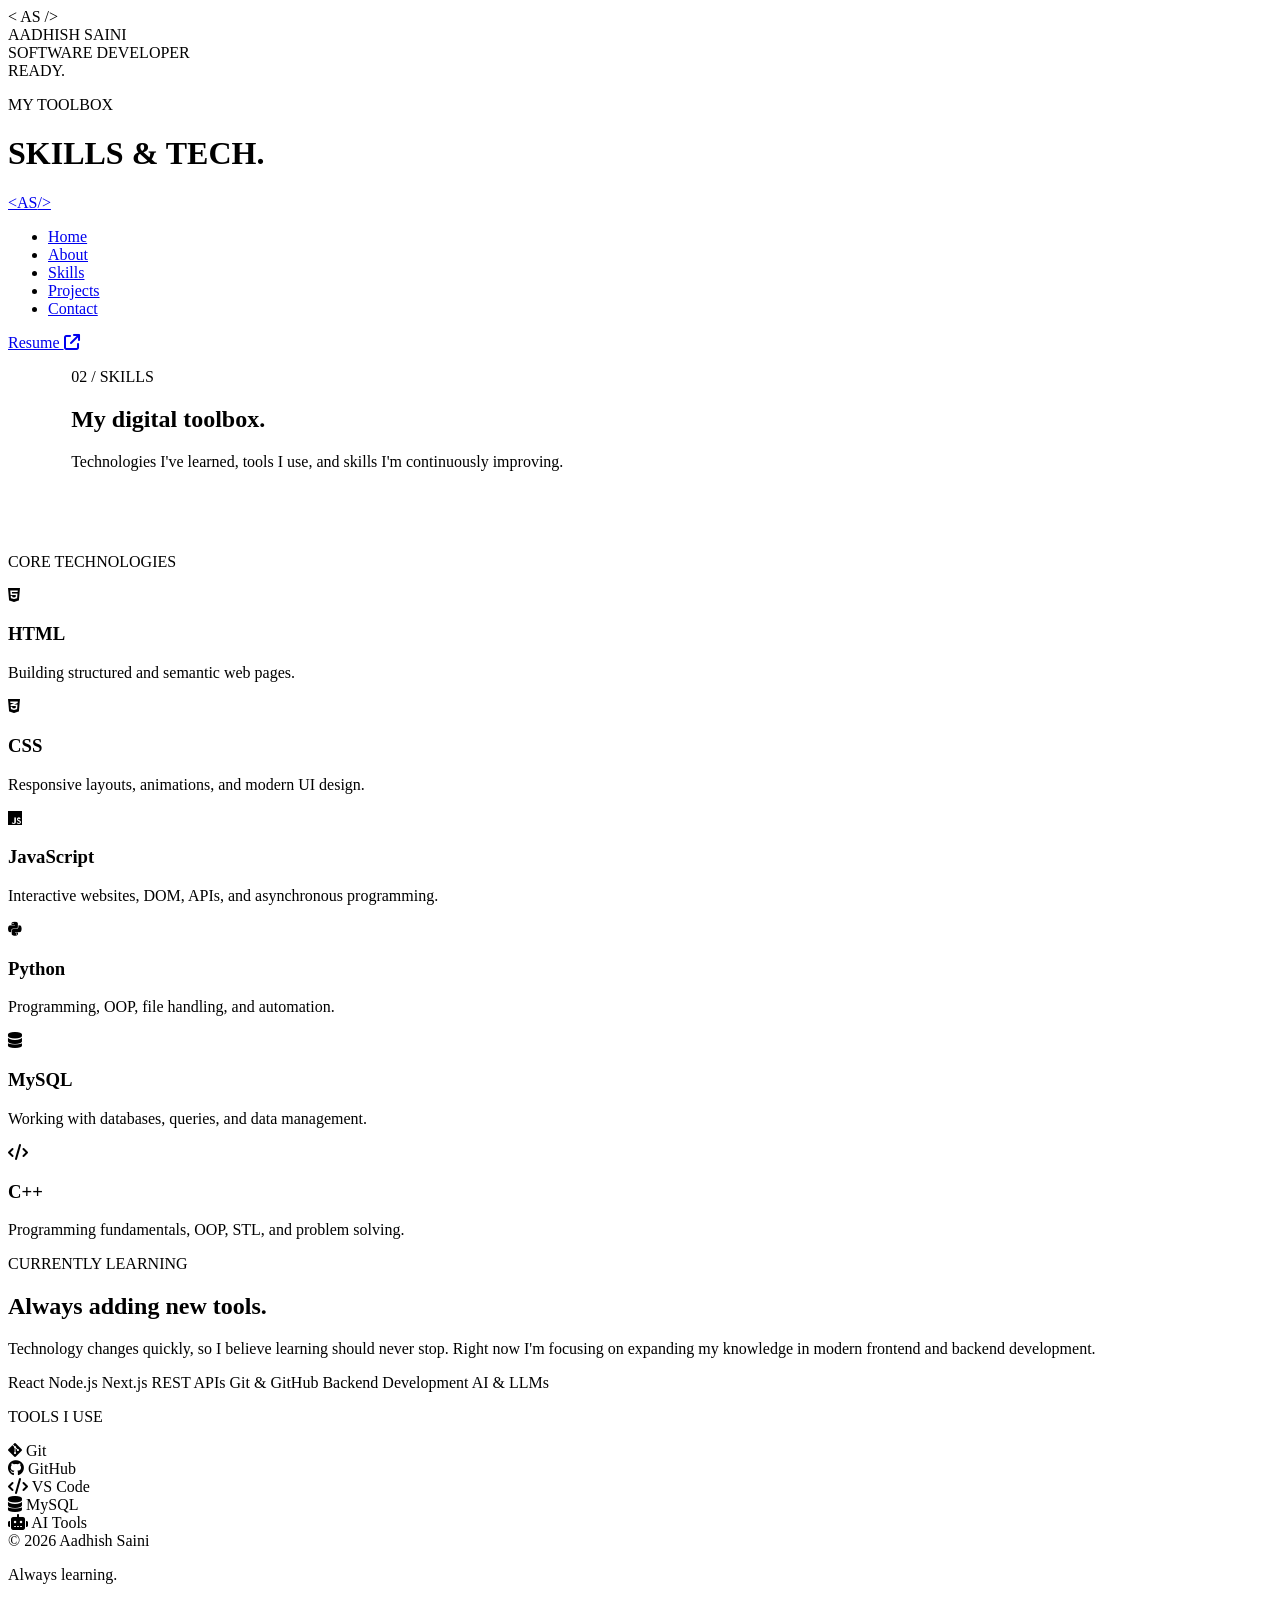
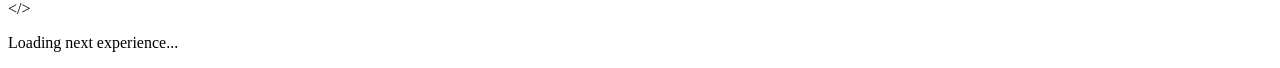
<file: structure/skills.html>
<!DOCTYPE html>
<html lang="en">

<head>
    <meta charset="UTF-8">
    <meta name="viewport" content="width=device-width, initial-scale=1.0">

    <title>Skills | Aadhish Saini</title>

    <link rel="stylesheet" href="../css/skills_style.css">

    <link rel="preconnect" href="https://fonts.googleapis.com">

    <link href="https://fonts.googleapis.com/css2?family=DM+Mono:wght@400;500&family=Outfit:wght@300;400;500;600;700;800&display=swap"
        rel="stylesheet">

    <link rel="stylesheet"
        href="https://cdnjs.cloudflare.com/ajax/libs/font-awesome/6.7.2/css/all.min.css">

</head>

<body>

    <div id="loader">

        <div class="loader-content">

            <p>MY TOOLBOX</p>

            <h1>
                SKILLS &
                <span>TECH.</span>
            </h1>

            <div class="loader-line">
                <div class="loader-progress"></div>
            </div>

        </div>

    </div>


    <div class="background">

        <div class="grid"></div>

        <div class="glow glow-1"></div>
        <div class="glow glow-2"></div>

    </div>


    <header id="header">

        <nav class="navbar">

            <a href="index.html" class="logo">
                <span>&lt;</span>AS<span>/&gt;</span>
            </a>

            <ul class="nav-links">

                <li><a href="index.html">Home</a></li>
                <li><a href="about.html">About</a></li>
                <li><a href="skills.html" class="active">Skills</a></li>
                <li><a href="projects.html">Projects</a></li>
                <li><a href="contact.html">Contact</a></li>

            </ul>

            <a href="../files/Aadhish_resume.pdf"
                target="_blank"
                class="resume-btn">

                Resume
                <i class="fa-solid fa-arrow-up-right-from-square"></i>

            </a>

        </nav>

    </header>


    <main>

        <section class="page-hero">

            <p class="section-label reveal">
                02 / SKILLS
            </p>

            <h1 class="reveal">
                My digital
                <span>toolbox.</span>
            </h1>

            <p class="hero-text reveal">

                Technologies I've learned, tools I use,
                and skills I'm continuously improving.

            </p>

        </section>


        <!-- CORE SKILLS -->

        <section class="skills-section">

            <p class="section-label reveal">
                CORE TECHNOLOGIES
            </p>

            <div class="skills-grid">

                <div class="skill-card reveal">

                    <div class="skill-icon html">
                        <i class="fa-brands fa-html5"></i>
                    </div>

                    <h3>HTML</h3>

                    <p>
                        Building structured and semantic
                        web pages.
                    </p>

                    <div class="skill-level">
                        <span style="width: 90%"></span>
                    </div>

                </div>


                <div class="skill-card reveal">

                    <div class="skill-icon css">
                        <i class="fa-brands fa-css3-alt"></i>
                    </div>

                    <h3>CSS</h3>

                    <p>
                        Responsive layouts, animations,
                        and modern UI design.
                    </p>

                    <div class="skill-level">
                        <span style="width: 85%"></span>
                    </div>

                </div>


                <div class="skill-card reveal">

                    <div class="skill-icon js">
                        <i class="fa-brands fa-js"></i>
                    </div>

                    <h3>JavaScript</h3>

                    <p>
                        Interactive websites, DOM,
                        APIs, and asynchronous programming.
                    </p>

                    <div class="skill-level">
                        <span style="width: 75%"></span>
                    </div>

                </div>


                <div class="skill-card reveal">

                    <div class="skill-icon python">
                        <i class="fa-brands fa-python"></i>
                    </div>

                    <h3>Python</h3>

                    <p>
                        Programming, OOP, file handling,
                        and automation.
                    </p>

                    <div class="skill-level">
                        <span style="width: 80%"></span>
                    </div>

                </div>


                <div class="skill-card reveal">

                    <div class="skill-icon">
                        <i class="fa-solid fa-database"></i>
                    </div>

                    <h3>MySQL</h3>

                    <p>
                        Working with databases,
                        queries, and data management.
                    </p>

                    <div class="skill-level">
                        <span style="width: 70%"></span>
                    </div>

                </div>


                <div class="skill-card reveal">

                    <div class="skill-icon cpp">
                        <i class="fa-solid fa-code"></i>
                    </div>

                    <h3>C++</h3>

                    <p>
                        Programming fundamentals,
                        OOP, STL, and problem solving.
                    </p>

                    <div class="skill-level">
                        <span style="width: 80%"></span>
                    </div>

                </div>

            </div>

        </section>


        <!-- CURRENTLY LEARNING -->

        <section class="learning-section">

            <div class="learning-content">

                <p class="section-label reveal">
                    CURRENTLY LEARNING
                </p>

                <h2 class="reveal">

                    Always adding
                    <span>new tools.</span>

                </h2>

                <p class="reveal">

                    Technology changes quickly, so I believe
                    learning should never stop. Right now I'm
                    focusing on expanding my knowledge in modern
                    frontend and backend development.

                </p>

            </div>


            <div class="learning-tags reveal">

                <span>React</span>
                <span>Node.js</span>
                <span>Next.js</span>
                <span>REST APIs</span>
                <span>Git & GitHub</span>
                <span>Backend Development</span>
                <span>AI & LLMs</span>

            </div>

        </section>


        <!-- TOOLS -->

        <section class="tools-section">

            <p class="section-label reveal">
                TOOLS I USE
            </p>

            <div class="tools-grid">

                <div class="tool reveal">
                    <i class="fa-brands fa-git-alt"></i>
                    <span>Git</span>
                </div>

                <div class="tool reveal">
                    <i class="fa-brands fa-github"></i>
                    <span>GitHub</span>
                </div>

                <div class="tool reveal">
                    <i class="fa-solid fa-code"></i>
                    <span>VS Code</span>
                </div>

                <div class="tool reveal">
                    <i class="fa-solid fa-database"></i>
                    <span>MySQL</span>
                </div>

                <div class="tool reveal">
                    <i class="fa-solid fa-robot"></i>
                    <span>AI Tools</span>
                </div>

            </div>

        </section>

    </main>


    <footer>

        <div>
            © <span id="year"></span> Aadhish Saini
        </div>

        <p>Always learning.</p>

    </footer>


    <div id="page-transition">

        <div class="transition-content">

            <span>&lt;/&gt;</span>

            <p>Loading next experience...</p>

        </div>

    </div>


    <script src="../js/script.js"></script>

</body>

</html>
</file>
<file: css/base.css>
/* ==========================================================================
   AADHISH SAINI - PORTFOLIO DESIGN SYSTEM & BASE STYLES
   Clean, Minimal, Modern, Developer-Focused Light Theme
   ========================================================================== */

:root {
    /* Color Palette - Light Theme */
    --bg-main: #f8fafc;
    --bg-white: #ffffff;
    --bg-surface: #ffffff;
    --bg-surface-muted: #f1f5f9;
    --bg-surface-subtle: #f8fafc;
    --bg-surface-hover: #f8fafc;

    /* Text Colors */
    --text-primary: #0f172a;    /* Slate-900 */
    --text-secondary: #334155;  /* Slate-700 */
    --text-muted: #64748b;      /* Slate-500 */
    --text-subtle: #94a3b8;     /* Slate-400 */

    /* Accent & Brand Colors */
    --accent: #2563eb;          /* Blue-600 */
    --accent-hover: #1d4ed8;    /* Blue-700 */
    --accent-light: #3b82f6;    /* Blue-500 */
    --accent-subtle: #eff6ff;   /* Blue-50 */
    --accent-border: #bfdbfe;   /* Blue-200 */
    --accent-text: #1d4ed8;

    /* Secondary Accent */
    --indigo: #4f46e5;          /* Indigo-600 */
    --indigo-subtle: #eef2ff;
    --indigo-border: #c7d2fe;

    /* Status Colors */
    --success: #16a34a;         /* Emerald-600 */
    --success-bg: #f0fdf4;
    --success-border: #bbf7d0;

    /* Borders & Lines */
    --border-light: #e2e8f0;    /* Slate-200 */
    --border-subtle: #f1f5f9;   /* Slate-100 */
    --border-strong: #cbd5e1;   /* Slate-300 */
    --border-accent: rgba(37, 99, 235, 0.25);

    /* Elevation Shadows */
    --shadow-xs: 0 1px 2px 0 rgba(15, 23, 42, 0.04);
    --shadow-sm: 0 1px 3px 0 rgba(15, 23, 42, 0.06), 0 1px 2px -1px rgba(15, 23, 42, 0.04);
    --shadow-md: 0 4px 6px -1px rgba(15, 23, 42, 0.06), 0 2px 4px -2px rgba(15, 23, 42, 0.04);
    --shadow-lg: 0 10px 25px -3px rgba(15, 23, 42, 0.07), 0 4px 10px -4px rgba(15, 23, 42, 0.04);
    --shadow-xl: 0 20px 35px -5px rgba(15, 23, 42, 0.08), 0 8px 16px -6px rgba(15, 23, 42, 0.04);
    --shadow-btn: 0 4px 14px 0 rgba(37, 99, 235, 0.25);
    --shadow-btn-hover: 0 6px 20px 0 rgba(37, 99, 235, 0.35);

    /* Radii */
    --radius-sm: 6px;
    --radius-md: 10px;
    --radius-lg: 14px;
    --radius-xl: 20px;
    --radius-2xl: 24px;
    --radius-full: 9999px;

    /* Typography */
    --font-sans: "Outfit", -apple-system, BlinkMacSystemFont, "Segoe UI", Roboto, sans-serif;
    --font-mono: "DM Mono", SFMono-Regular, Menlo, Monaco, Consolas, monospace;

    /* Layout */
    --container-width: 1160px;
    --nav-height: 76px;
}

/* ==========================================================================
   RESET & CORE DEFAULTS
   ========================================================================== */

*, *::before, *::after {
    margin: 0;
    padding: 0;
    box-sizing: border-box;
}

html {
    scroll-behavior: smooth;
    font-size: 16px;
    -webkit-text-size-adjust: 100%;
}

body {
    background-color: var(--bg-main);
    color: var(--text-primary);
    font-family: var(--font-sans);
    line-height: 1.6;
    overflow-x: hidden;
    -webkit-font-smoothing: antialiased;
    -moz-osx-font-smoothing: grayscale;
}

main {
    width: 100%;
    position: relative;
}

img, picture, video, canvas, svg {
    display: block;
    max-width: 100%;
}

input, button, textarea, select {
    font: inherit;
}

a {
    color: inherit;
    text-decoration: none;
}

ul, ol {
    list-style: none;
}

::selection {
    background-color: #dbeafe;
    color: var(--accent-hover);
}

/* Subtle background pattern */
.bg-grid-pattern {
    position: fixed;
    inset: 0;
    z-index: -1;
    pointer-events: none;
    background-image: 
        radial-gradient(var(--border-light) 1px, transparent 1px);
    background-size: 28px 28px;
    opacity: 0.55;
    mask-image: radial-gradient(ellipse at 50% 30%, black 40%, transparent 80%);
    -webkit-mask-image: radial-gradient(ellipse at 50% 30%, black 40%, transparent 80%);
}

/* ==========================================================================
   SHARED LAYOUT CONTAINERS
   ========================================================================== */

.container,
.page-container {
    max-width: var(--container-width);
    width: 90%;
    margin-left: auto;
    margin-right: auto;
}

/* Shared Page Hero */
.page-hero {
    max-width: var(--container-width);
    width: 90%;
    margin: 0 auto;
    padding-top: calc(var(--nav-height) + clamp(20px, 4vw, 40px));
    padding-bottom: clamp(30px, 4vw, 50px);
    border-bottom: 1px solid var(--border-light);
}

.page-hero-content {
    max-width: 760px;
}

.page-hero-title {
    font-size: clamp(2rem, 5.5vw, 3.75rem);
    font-weight: 800;
    letter-spacing: -1.5px;
    line-height: 1.1;
    color: var(--text-primary);
    margin: 12px 0 16px;
    overflow-wrap: break-word;
    word-break: break-word;
}

.page-hero-title span {
    color: var(--accent);
}

.page-hero-desc {
    font-size: clamp(0.95rem, 2vw, 1.1rem);
    color: var(--text-muted);
    line-height: 1.7;
}

/* Shared Section Header Row */
.section-header-row {
    display: flex;
    justify-content: space-between;
    align-items: flex-end;
    margin-bottom: 40px;
    flex-wrap: wrap;
    gap: 20px;
}

/* ==========================================================================
   SHARED CALL TO ACTION (CTA) BANNER & CARD
   (Positioned above footer across all pages)
   ========================================================================== */

.cta-banner-section {
    max-width: var(--container-width);
    width: 90%;
    margin: clamp(50px, 8vw, 90px) auto 40px;
    position: relative;
    box-sizing: border-box;
}

.cta-card {
    background: linear-gradient(135deg, #ffffff, #f8fafc);
    border: 1px solid var(--border-strong);
    border-radius: var(--radius-2xl);
    padding: clamp(32px, 5vw, 60px) clamp(18px, 4vw, 45px);
    text-align: center;
    box-shadow: var(--shadow-lg);
    position: relative;
    overflow: hidden;
    width: 100%;
    box-sizing: border-box;
}

.cta-card::before {
    content: "";
    position: absolute;
    top: 0;
    left: 50%;
    transform: translateX(-50%);
    width: 250px;
    height: 4px;
    background: linear-gradient(90deg, transparent, var(--accent), transparent);
}

.cta-card h2 {
    font-size: clamp(1.75rem, 4vw, 2.75rem);
    font-weight: 800;
    color: var(--text-primary);
    letter-spacing: -1px;
    margin-bottom: 14px;
    overflow-wrap: break-word;
    word-break: break-word;
}

.cta-card p {
    font-size: clamp(0.92rem, 2vw, 1.05rem);
    color: var(--text-muted);
    max-width: 580px;
    margin: 0 auto 30px;
    line-height: 1.7;
}

.cta-buttons {
    display: flex;
    align-items: center;
    justify-content: center;
    gap: 14px;
    flex-wrap: wrap;
}

/* ==========================================================================
   CUSTOM CURSOR SYSTEM
   ========================================================================== */

.cursor-dot {
    position: fixed;
    top: 0;
    left: 0;
    width: 6px;
    height: 6px;
    background-color: var(--accent);
    border-radius: 50%;
    pointer-events: none;
    z-index: 99999;
    transform: translate(-50%, -50%);
    transition: width 0.2s ease, height 0.2s ease, opacity 0.2s ease, background-color 0.2s ease;
}

.cursor-ring {
    position: fixed;
    top: 0;
    left: 0;
    width: 28px;
    height: 28px;
    border: 1.5px solid var(--accent);
    background-color: rgba(37, 99, 235, 0.04);
    border-radius: 50%;
    pointer-events: none;
    z-index: 99998;
    transform: translate(-50%, -50%);
    transition: width 0.22s cubic-bezier(0.16, 1, 0.3, 1), 
                height 0.22s cubic-bezier(0.16, 1, 0.3, 1), 
                background-color 0.22s ease, 
                border-color 0.22s ease,
                opacity 0.22s ease;
}

/* Cursor Hover States */
body.cursor-hover .cursor-dot {
    width: 4px;
    height: 4px;
    background-color: var(--accent);
}

body.cursor-hover .cursor-ring {
    width: 42px;
    height: 42px;
    border-color: var(--accent);
    background-color: rgba(37, 99, 235, 0.1);
}

body.cursor-active .cursor-ring {
    width: 24px;
    height: 24px;
    background-color: rgba(37, 99, 235, 0.2);
}

/* Hide custom cursor on touch/mobile devices or when unsupported */
@media (hover: none) or (pointer: coarse) {
    .cursor-dot, .cursor-ring {
        display: none !important;
    }
}

/* ==========================================================================
   NAVIGATION BAR
   ========================================================================== */

#header {
    position: fixed;
    top: 0;
    left: 0;
    width: 100%;
    height: var(--nav-height);
    z-index: 1000;
    transition: background-color 0.3s ease, border-color 0.3s ease, box-shadow 0.3s ease, backdrop-filter 0.3s ease;
}

#header.scrolled {
    background-color: rgba(255, 255, 255, 0.88);
    backdrop-filter: blur(12px);
    -webkit-backdrop-filter: blur(12px);
    border-bottom: 1px solid var(--border-light);
    box-shadow: 0 2px 10px rgba(15, 23, 42, 0.03);
}

.navbar {
    max-width: var(--container-width);
    width: 90%;
    height: 100%;
    margin: 0 auto;
    display: flex;
    align-items: center;
    justify-content: space-between;
}

/* Logo */
.logo {
    display: flex;
    align-items: center;
    gap: 6px;
    font-size: 1.15rem;
    font-weight: 700;
    color: var(--text-primary);
    letter-spacing: -0.5px;
    padding: 6px 0;
    transition: transform 0.2s ease;
}

.logo-tag {
    font-family: var(--font-mono);
    color: var(--accent);
    font-weight: 600;
    font-size: 1.1rem;
}

.logo-text {
    font-weight: 800;
    letter-spacing: -0.5px;
}

/* Nav Links */
.nav-links {
    display: flex;
    align-items: center;
    gap: 4px;
    background-color: rgba(255, 255, 255, 0.7);
    padding: 5px 6px;
    border-radius: var(--radius-full);
    border: 1px solid var(--border-light);
    box-shadow: var(--shadow-xs);
    backdrop-filter: blur(8px);
}

.nav-links li {
    display: inline-block;
}

.nav-links a {
    display: inline-block;
    padding: 7px 16px;
    font-size: 0.9rem;
    font-weight: 500;
    color: var(--text-secondary);
    border-radius: var(--radius-full);
    transition: color 0.2s ease, background-color 0.2s ease;
}

.nav-links a:hover {
    color: var(--accent);
    background-color: var(--accent-subtle);
}

.nav-links a.active {
    color: var(--accent-hover);
    background-color: var(--accent-subtle);
    font-weight: 600;
}

/* Header Right Area */
.nav-right {
    display: flex;
    align-items: center;
    gap: 12px;
}

/* Command Palette Trigger Button */
.cmd-trigger-btn {
    display: inline-flex;
    align-items: center;
    gap: 8px;
    font-size: 0.82rem;
    font-weight: 500;
    color: var(--text-muted);
    background-color: var(--bg-surface-muted);
    padding: 7px 12px;
    border-radius: var(--radius-md);
    border: 1px solid var(--border-light);
    box-shadow: var(--shadow-xs);
    cursor: pointer;
    transition: all 0.2s ease;
    font-family: var(--font-sans);
}

.cmd-trigger-btn:hover {
    color: var(--accent);
    border-color: var(--accent-border);
    background-color: var(--accent-subtle);
    transform: translateY(-1px);
}

.cmd-trigger-btn i {
    font-size: 0.75rem;
    color: var(--text-subtle);
    transition: color 0.2s ease;
}

.cmd-trigger-btn:hover i {
    color: var(--accent);
}

.cmd-trigger-kbd {
    font-family: var(--font-mono);
    font-size: 0.68rem;
    padding: 2px 6px;
    background-color: var(--bg-white);
    border: 1px solid var(--border-strong);
    border-radius: 4px;
    color: var(--text-secondary);
    box-shadow: 0 1px 0 rgba(15, 23, 42, 0.08);
}

.resume-btn {
    display: inline-flex;
    align-items: center;
    gap: 7px;
    font-size: 0.875rem;
    font-weight: 600;
    color: var(--text-primary);
    background-color: var(--bg-white);
    padding: 8px 16px;
    border-radius: var(--radius-md);
    border: 1px solid var(--border-light);
    box-shadow: var(--shadow-xs);
    transition: all 0.2s ease;
}

.resume-btn:hover {
    color: var(--accent);
    border-color: var(--accent-border);
    background-color: var(--accent-subtle);
    transform: translateY(-1px);
    box-shadow: var(--shadow-sm);
}

.resume-btn i {
    font-size: 0.75rem;
    color: var(--accent);
    transition: transform 0.2s ease;
}

.resume-btn:hover i {
    transform: translate(2px, -2px);
}

/* Mobile Menu Button */
.menu-btn {
    display: none;
    background: var(--bg-white);
    border: 1px solid var(--border-light);
    color: var(--text-primary);
    width: 44px;
    height: 44px;
    min-width: 44px;
    min-height: 44px;
    border-radius: var(--radius-md);
    font-size: 1.15rem;
    cursor: pointer;
    align-items: center;
    justify-content: center;
    transition: all 0.2s ease;
    box-shadow: var(--shadow-xs);
}

.menu-btn:hover {
    background-color: var(--bg-surface-muted);
    border-color: var(--border-strong);
}

/* Mobile Navigation Drawer */
.mobile-nav-overlay {
    position: fixed;
    inset: 0;
    background: rgba(15, 23, 42, 0.4);
    backdrop-filter: blur(4px);
    z-index: 1001;
    opacity: 0;
    visibility: hidden;
    transition: opacity 0.3s ease, visibility 0.3s ease;
}

.mobile-nav-overlay.is-active {
    opacity: 1;
    visibility: visible;
}

.mobile-nav-drawer {
    position: fixed;
    top: 0;
    right: -340px;
    width: min(300px, calc(100vw - 32px));
    height: 100%;
    background-color: var(--bg-white);
    z-index: 1002;
    box-shadow: var(--shadow-xl);
    padding: 24px;
    display: flex;
    flex-direction: column;
    justify-content: space-between;
    transition: right 0.35s cubic-bezier(0.16, 1, 0.3, 1);
    box-sizing: border-box;
}

.mobile-nav-drawer.is-active {
    right: 0;
}

.mobile-nav-header {
    display: flex;
    align-items: center;
    justify-content: space-between;
    padding-bottom: 20px;
    border-bottom: 1px solid var(--border-light);
}

.mobile-close-btn {
    background: var(--bg-surface-muted);
    border: none;
    width: 44px;
    height: 44px;
    min-width: 44px;
    min-height: 44px;
    border-radius: var(--radius-md);
    display: grid;
    place-items: center;
    font-size: 1.2rem;
    color: var(--text-secondary);
    cursor: pointer;
}

.mobile-links {
    margin-top: 24px;
    display: flex;
    flex-direction: column;
    gap: 8px;
}

.mobile-links a {
    display: flex;
    align-items: center;
    gap: 12px;
    padding: 12px 16px;
    border-radius: var(--radius-md);
    font-size: 1rem;
    font-weight: 500;
    color: var(--text-secondary);
    transition: all 0.2s ease;
}

.mobile-links a:hover,
.mobile-links a.active {
    color: var(--accent);
    background-color: var(--accent-subtle);
    font-weight: 600;
}

.mobile-links a i {
    width: 20px;
    color: var(--text-muted);
}

.mobile-links a:hover i,
.mobile-links a.active i {
    color: var(--accent);
}

.mobile-nav-footer {
    padding-top: 20px;
    border-top: 1px solid var(--border-light);
}

/* ==========================================================================
   BUTTONS & INTERACTIVE ELEMENTS
   ========================================================================== */

.primary-btn {
    display: inline-flex;
    align-items: center;
    justify-content: center;
    gap: 8px;
    background-color: var(--accent);
    color: #ffffff !important;
    font-weight: 600;
    font-size: 0.95rem;
    padding: 12px 22px;
    border-radius: var(--radius-md);
    box-shadow: var(--shadow-btn);
    border: 1px solid transparent;
    transition: all 0.25s cubic-bezier(0.16, 1, 0.3, 1);
    cursor: pointer;
}

.primary-btn:hover {
    background-color: var(--accent-hover);
    transform: translateY(-2px);
    box-shadow: var(--shadow-btn-hover);
}

.primary-btn:active {
    transform: translateY(0);
}

.secondary-btn {
    display: inline-flex;
    align-items: center;
    justify-content: center;
    gap: 8px;
    background-color: var(--bg-white);
    color: var(--text-primary) !important;
    font-weight: 600;
    font-size: 0.95rem;
    padding: 12px 22px;
    border-radius: var(--radius-md);
    border: 1px solid var(--border-strong);
    box-shadow: var(--shadow-xs);
    transition: all 0.25s cubic-bezier(0.16, 1, 0.3, 1);
    cursor: pointer;
}

.secondary-btn:hover {
    background-color: var(--bg-surface-muted);
    border-color: var(--text-muted);
    transform: translateY(-2px);
    box-shadow: var(--shadow-sm);
}

.secondary-btn:active {
    transform: translateY(0);
}

.outline-btn {
    display: inline-flex;
    align-items: center;
    justify-content: center;
    gap: 8px;
    background-color: transparent;
    color: var(--text-secondary);
    font-weight: 500;
    font-size: 0.9rem;
    padding: 10px 18px;
    border-radius: var(--radius-md);
    border: 1px solid var(--border-light);
    transition: all 0.2s ease;
    cursor: pointer;
}

.outline-btn:hover {
    color: var(--accent);
    background-color: var(--accent-subtle);
    border-color: var(--accent-border);
}

/* Button & Link Icon Micro-interactions */
.primary-btn i,
.secondary-btn i,
.outline-btn i,
.project-card-footer a i,
.secondary-card-links a i,
.noteworthy-links a i,
.primary-card-links a i,
.direct-channel-card .channel-action i {
    transition: transform 0.25s cubic-bezier(0.16, 1, 0.3, 1);
}

.primary-btn:hover i.fa-arrow-right,
.secondary-btn:hover i.fa-arrow-right,
.outline-btn:hover i.fa-arrow-right,
.project-card-footer a:hover i.fa-arrow-right,
.secondary-card-links a:hover i.fa-arrow-right,
.noteworthy-links a:hover i.fa-arrow-right,
.primary-card-links a:hover i.fa-arrow-right {
    transform: translateX(4px);
}

.primary-btn:hover i.fa-arrow-up-right-from-square,
.secondary-btn:hover i.fa-arrow-up-right-from-square,
.outline-btn:hover i.fa-arrow-up-right-from-square,
.noteworthy-links a:hover i.fa-arrow-up-right-from-square,
.direct-channel-card:hover .channel-action i.fa-arrow-up-right-from-square {
    transform: translate(2px, -2px);
}

/* Tech Badges & Chips */
.tech-tag {
    display: inline-flex;
    align-items: center;
    gap: 6px;
    padding: 4px 10px;
    font-family: var(--font-mono);
    font-size: 0.78rem;
    font-weight: 500;
    color: var(--text-secondary);
    background-color: var(--bg-surface-muted);
    border: 1px solid var(--border-light);
    border-radius: var(--radius-sm);
    transition: all 0.2s ease;
}

.tech-tag:hover {
    color: var(--accent);
    border-color: var(--accent-border);
    background-color: var(--accent-subtle);
}

.badge {
    display: inline-flex;
    align-items: center;
    gap: 6px;
    padding: 4px 12px;
    font-family: var(--font-mono);
    font-size: 0.75rem;
    font-weight: 600;
    letter-spacing: 0.5px;
    text-transform: uppercase;
    border-radius: var(--radius-full);
}

.badge-blue {
    color: var(--accent-text);
    background-color: var(--accent-subtle);
    border: 1px solid var(--accent-border);
}

.badge-green {
    color: var(--success);
    background-color: var(--success-bg);
    border: 1px solid var(--success-border);
}

.badge-indigo {
    color: var(--indigo);
    background-color: var(--indigo-subtle);
    border: 1px solid var(--indigo-border);
}

/* Status Pill */
.status-pill {
    display: inline-flex;
    align-items: center;
    gap: 8px;
    padding: 6px 14px;
    background-color: var(--bg-white);
    border: 1px solid var(--border-light);
    border-radius: var(--radius-full);
    font-family: var(--font-mono);
    font-size: 0.8rem;
    font-weight: 500;
    color: var(--text-secondary);
    box-shadow: var(--shadow-xs);
}

.status-dot {
    width: 8px;
    height: 8px;
    border-radius: 50%;
    background-color: var(--success);
    box-shadow: 0 0 0 2px rgba(34, 197, 94, 0.2);
    animation: statusPulse 2s infinite ease-in-out;
}

@keyframes statusPulse {
    0%, 100% {
        transform: scale(1);
        opacity: 1;
    }
    50% {
        transform: scale(1.2);
        opacity: 0.75;
    }
}

/* Section Typography & Headers */
.section-eyebrow {
    display: inline-flex;
    align-items: center;
    gap: 8px;
    font-family: var(--font-mono);
    font-size: 0.82rem;
    font-weight: 600;
    letter-spacing: 1.5px;
    text-transform: uppercase;
    color: var(--accent);
    margin-bottom: 12px;
}

.section-title {
    font-size: clamp(2rem, 4vw, 2.75rem);
    font-weight: 700;
    letter-spacing: -1px;
    line-height: 1.15;
    color: var(--text-primary);
    margin-bottom: 16px;
}

.section-subtitle {
    font-size: 1.05rem;
    color: var(--text-muted);
    max-width: 620px;
    line-height: 1.7;
}

/* ==========================================================================
   SCROLL REVEAL ANIMATIONS
   ========================================================================= */

.reveal {
    opacity: 0;
    transform: translateY(24px);
    transition: opacity 0.6s cubic-bezier(0.16, 1, 0.3, 1), transform 0.6s cubic-bezier(0.16, 1, 0.3, 1);
    will-change: opacity, transform;
}

.reveal.show {
    opacity: 1;
    transform: translateY(0);
}

.delay-1 { transition-delay: 0.1s; }
.delay-2 { transition-delay: 0.2s; }
.delay-3 { transition-delay: 0.3s; }
.delay-4 { transition-delay: 0.4s; }

@media (prefers-reduced-motion: reduce) {
    *, ::before, ::after {
        animation-duration: 0.01ms !important;
        animation-iteration-count: 1 !important;
        transition-duration: 0.01ms !important;
        scroll-behavior: auto !important;
    }
    .reveal {
        opacity: 1 !important;
        transform: none !important;
    }
}

/* ==========================================================================
   INITIAL LOADING EXPERIENCE
   ========================================================================== */

.portfolio-loader {
    position: fixed;
    inset: 0;
    width: 100vw;
    height: 100vh;
    background-color: var(--bg-main);
    z-index: 999999;
    display: flex;
    align-items: center;
    justify-content: center;
    flex-direction: column;
    transition: opacity 0.4s cubic-bezier(0.16, 1, 0.3, 1), 
                visibility 0.4s cubic-bezier(0.16, 1, 0.3, 1);
}

.portfolio-loader.is-loaded {
    opacity: 0;
    visibility: hidden;
    pointer-events: none;
}

.loader-inner {
    display: flex;
    flex-direction: column;
    align-items: center;
    text-align: center;
    max-width: 320px;
    width: 90%;
}

.loader-logo {
    display: flex;
    align-items: center;
    gap: 4px;
    font-size: 1.85rem;
    font-weight: 800;
    letter-spacing: -0.5px;
    color: var(--text-primary);
    margin-bottom: 16px;
    animation: loaderLogoIn 0.5s cubic-bezier(0.16, 1, 0.3, 1) forwards;
}

.loader-tag {
    font-family: var(--font-mono);
    color: var(--accent);
    font-weight: 600;
    font-size: 1.6rem;
}

.loader-monogram {
    font-weight: 800;
    letter-spacing: -0.5px;
}

.loader-info {
    margin-bottom: 22px;
}

.loader-name {
    font-size: 0.95rem;
    font-weight: 700;
    letter-spacing: 2.5px;
    text-transform: uppercase;
    color: var(--text-primary);
    margin-bottom: 4px;
    opacity: 0;
    animation: loaderFadeUp 0.4s cubic-bezier(0.16, 1, 0.3, 1) 0.12s forwards;
}

.loader-role {
    font-family: var(--font-mono);
    font-size: 0.72rem;
    font-weight: 600;
    letter-spacing: 1.5px;
    text-transform: uppercase;
    color: var(--accent);
    opacity: 0;
    animation: loaderFadeUp 0.4s cubic-bezier(0.16, 1, 0.3, 1) 0.22s forwards;
}

.loader-progress-wrap {
    width: 140px;
    height: 3px;
    background-color: var(--border-light);
    border-radius: var(--radius-full);
    overflow: hidden;
    margin-bottom: 14px;
    position: relative;
}

.loader-progress-bar {
    position: absolute;
    top: 0;
    left: 0;
    height: 100%;
    width: 0%;
    background-color: var(--accent);
    border-radius: var(--radius-full);
    transition: width 0.3s ease-out;
}

.loader-status {
    font-family: var(--font-mono);
    font-size: 0.68rem;
    font-weight: 500;
    letter-spacing: 1px;
    color: var(--text-subtle);
    text-transform: uppercase;
    min-height: 16px;
}

@keyframes loaderLogoIn {
    0% {
        opacity: 0;
        transform: scale(0.92) translateY(6px);
    }
    100% {
        opacity: 1;
        transform: scale(1) translateY(0);
    }
}

@keyframes loaderFadeUp {
    0% {
        opacity: 0;
        transform: translateY(8px);
    }
    100% {
        opacity: 1;
        transform: translateY(0);
    }
}

/* ==========================================================================
   COMMAND PALETTE
   ========================================================================== */

.cmd-palette-backdrop {
    position: fixed;
    inset: 0;
    background-color: rgba(15, 23, 42, 0.45);
    backdrop-filter: blur(4px);
    -webkit-backdrop-filter: blur(4px);
    z-index: 10000;
    display: flex;
    align-items: flex-start;
    justify-content: center;
    padding-top: clamp(60px, 12vh, 120px);
    padding-left: 16px;
    padding-right: 16px;
    opacity: 0;
    visibility: hidden;
    transition: opacity 0.2s cubic-bezier(0.16, 1, 0.3, 1), 
                visibility 0.2s cubic-bezier(0.16, 1, 0.3, 1);
}

.cmd-palette-backdrop.is-open {
    opacity: 1;
    visibility: visible;
}

.cmd-palette-modal {
    background-color: var(--bg-white);
    border: 1px solid var(--border-strong);
    border-radius: var(--radius-xl);
    width: 100%;
    max-width: 580px;
    box-shadow: 0 25px 50px -12px rgba(15, 23, 42, 0.25);
    overflow: hidden;
    display: flex;
    flex-direction: column;
    transform: scale(0.97) translateY(-6px);
    transition: transform 0.2s cubic-bezier(0.16, 1, 0.3, 1);
}

.cmd-palette-backdrop.is-open .cmd-palette-modal {
    transform: scale(1) translateY(0);
}

.cmd-search-header {
    display: flex;
    align-items: center;
    gap: 12px;
    padding: 14px 18px;
    border-bottom: 1px solid var(--border-light);
    background-color: var(--bg-white);
}

.cmd-search-icon {
    color: var(--accent);
    font-size: 1rem;
    flex-shrink: 0;
}

.cmd-search-input {
    flex: 1;
    border: none;
    outline: none;
    background: transparent;
    font-size: 1rem;
    color: var(--text-primary);
    font-family: var(--font-sans);
}

.cmd-search-input::placeholder {
    color: var(--text-subtle);
}

.cmd-badge {
    font-family: var(--font-mono);
    font-size: 0.68rem;
    font-weight: 600;
    padding: 2px 7px;
    background-color: var(--bg-surface-muted);
    border: 1px solid var(--border-strong);
    border-radius: 4px;
    color: var(--text-muted);
}

.cmd-results {
    max-height: 330px;
    overflow-y: auto;
    padding: 10px;
    display: flex;
    flex-direction: column;
    gap: 2px;
}

.cmd-group-title {
    font-family: var(--font-mono);
    font-size: 0.7rem;
    font-weight: 700;
    color: var(--text-subtle);
    letter-spacing: 1px;
    text-transform: uppercase;
    padding: 8px 12px 4px;
}

.cmd-item {
    display: flex;
    align-items: center;
    justify-content: space-between;
    padding: 10px 14px;
    border-radius: var(--radius-md);
    color: var(--text-secondary);
    font-size: 0.9rem;
    font-weight: 500;
    cursor: pointer;
    transition: background-color 0.15s ease, color 0.15s ease;
    text-decoration: none;
}

.cmd-item-left {
    display: flex;
    align-items: center;
    gap: 12px;
    min-width: 0;
}

.cmd-item-left i {
    width: 18px;
    color: var(--text-muted);
    font-size: 0.9rem;
    text-align: center;
    flex-shrink: 0;
}

.cmd-item-text {
    display: flex;
    flex-direction: column;
    min-width: 0;
}

.cmd-item-label {
    font-weight: 600;
    color: var(--text-primary);
}

.cmd-item-desc {
    font-size: 0.75rem;
    color: var(--text-subtle);
    font-family: var(--font-mono);
}

.cmd-item:hover,
.cmd-item.is-selected {
    background-color: var(--accent-subtle);
    color: var(--accent-hover);
}

.cmd-item:hover .cmd-item-left i,
.cmd-item.is-selected .cmd-item-left i {
    color: var(--accent);
}

.cmd-item:hover .cmd-item-label,
.cmd-item.is-selected .cmd-item-label {
    color: var(--accent-hover);
}

.cmd-item-arrow {
    color: var(--text-subtle);
    font-size: 0.75rem;
    opacity: 0;
    transition: opacity 0.15s ease, transform 0.15s ease;
    flex-shrink: 0;
}

.cmd-item:hover .cmd-item-arrow,
.cmd-item.is-selected .cmd-item-arrow {
    opacity: 1;
    transform: translateX(2px);
    color: var(--accent);
}

.cmd-no-results {
    padding: 24px;
    text-align: center;
    color: var(--text-muted);
    font-size: 0.9rem;
}

.cmd-footer {
    padding: 10px 18px;
    background-color: var(--bg-surface-muted);
    border-top: 1px solid var(--border-light);
    display: flex;
    align-items: center;
    justify-content: space-between;
    font-size: 0.75rem;
    color: var(--text-muted);
}

.cmd-shortcuts {
    display: flex;
    gap: 12px;
}

.cmd-shortcuts kbd {
    font-family: var(--font-mono);
    font-size: 0.68rem;
    padding: 1px 4px;
    background-color: var(--bg-white);
    border: 1px solid var(--border-strong);
    border-radius: 3px;
    color: var(--text-secondary);
}

.cmd-hint {
    font-family: var(--font-mono);
    font-size: 0.7rem;
}

/* ==========================================================================
   REUSABLE PORTFOLIO COMPONENTS
   ========================================================================== */

/* Currently Building Component */
.currently-building-section {
    max-width: var(--container-width);
    width: 90%;
    margin: 40px auto 60px;
}

.currently-building-card {
    background-color: var(--bg-white);
    border: 1px solid var(--border-strong);
    border-radius: var(--radius-xl);
    padding: 24px 28px;
    box-shadow: var(--shadow-sm);
    display: flex;
    align-items: center;
    justify-content: space-between;
    gap: 24px;
    position: relative;
    overflow: hidden;
    transition: transform 0.25s ease, box-shadow 0.25s ease, border-color 0.25s ease;
}

.currently-building-card:hover {
    transform: translateY(-2px);
    box-shadow: var(--shadow-md);
    border-color: var(--accent);
}

.currently-building-left {
    display: flex;
    align-items: center;
    gap: 18px;
    min-width: 0;
}

.currently-building-icon {
    width: 48px;
    height: 48px;
    min-width: 48px;
    border-radius: var(--radius-lg);
    background-color: var(--accent-subtle);
    border: 1px solid var(--accent-border);
    color: var(--accent);
    display: grid;
    place-items: center;
    font-size: 1.2rem;
}

.currently-building-details h4 {
    font-size: 1.2rem;
    font-weight: 700;
    color: var(--text-primary);
    display: flex;
    align-items: center;
    gap: 10px;
    flex-wrap: wrap;
}

.currently-building-details p {
    font-size: 0.9rem;
    color: var(--text-muted);
    margin-top: 2px;
}

.currently-building-meta {
    display: flex;
    align-items: center;
    gap: 16px;
    flex-shrink: 0;
    flex-wrap: wrap;
}

/* How I Build Section */
.how-i-build-section {
    max-width: var(--container-width);
    width: 90%;
    margin: 80px auto;
}

.how-i-build-grid {
    display: grid;
    grid-template-columns: repeat(4, 1fr);
    gap: 20px;
    margin-top: 35px;
}

.build-step-card {
    background-color: var(--bg-white);
    border: 1px solid var(--border-light);
    border-radius: var(--radius-xl);
    padding: 28px 24px;
    box-shadow: var(--shadow-xs);
    display: flex;
    flex-direction: column;
    transition: transform 0.25s ease, box-shadow 0.25s ease, border-color 0.25s ease;
    position: relative;
    overflow: hidden;
}

.build-step-card:hover {
    transform: translateY(-3px);
    box-shadow: var(--shadow-md);
    border-color: var(--accent-border);
}

.build-step-num {
    font-family: var(--font-mono);
    font-size: 0.85rem;
    font-weight: 700;
    color: var(--accent);
    letter-spacing: 1.5px;
    margin-bottom: 12px;
}

.build-step-title {
    font-size: 1.1rem;
    font-weight: 700;
    color: var(--text-primary);
    letter-spacing: 0.5px;
    text-transform: uppercase;
    margin-bottom: 8px;
}

.build-step-desc {
    font-size: 0.88rem;
    color: var(--text-muted);
    line-height: 1.65;
}

/* My Contribution Block */
.contribution-block {
    margin-top: 16px;
    margin-bottom: 20px;
    padding: 14px 18px;
    background-color: var(--bg-surface-muted);
    border: 1px solid var(--border-light);
    border-radius: var(--radius-md);
}

.contribution-title {
    font-family: var(--font-mono);
    font-size: 0.75rem;
    font-weight: 700;
    color: var(--accent);
    letter-spacing: 1px;
    text-transform: uppercase;
    margin-bottom: 10px;
    display: flex;
    align-items: center;
    gap: 6px;
}

.contribution-list {
    display: grid;
    grid-template-columns: repeat(2, 1fr);
    gap: 6px 14px;
}

.contribution-item {
    font-size: 0.84rem;
    color: var(--text-secondary);
    display: flex;
    align-items: center;
    gap: 6px;
}

.contribution-item .num {
    font-family: var(--font-mono);
    font-size: 0.75rem;
    color: var(--text-subtle);
    font-weight: 600;
}

/* GitHub Spotlight Section */
.github-section {
    max-width: var(--container-width);
    width: 90%;
    margin: 80px auto;
}

.github-spotlight-card {
    background: linear-gradient(135deg, #0f172a 0%, #1e293b 100%);
    border-radius: var(--radius-2xl);
    padding: clamp(32px, 5vw, 48px);
    color: #ffffff;
    display: flex;
    align-items: center;
    justify-content: space-between;
    gap: 30px;
    box-shadow: var(--shadow-xl);
    position: relative;
    overflow: hidden;
}

.github-spotlight-card::after {
    content: "";
    position: absolute;
    top: -50%;
    right: -20%;
    width: 350px;
    height: 350px;
    background: radial-gradient(circle, rgba(37, 99, 235, 0.25) 0%, transparent 70%);
    pointer-events: none;
}

.github-spotlight-content {
    max-width: 600px;
    position: relative;
    z-index: 1;
}

.github-spotlight-eyebrow {
    font-family: var(--font-mono);
    font-size: 0.82rem;
    font-weight: 600;
    letter-spacing: 1.5px;
    text-transform: uppercase;
    color: #93c5fd;
    display: inline-flex;
    align-items: center;
    gap: 8px;
    margin-bottom: 12px;
}

.github-spotlight-title {
    font-size: clamp(1.6rem, 3.5vw, 2.25rem);
    font-weight: 800;
    letter-spacing: -0.5px;
    color: #ffffff;
    margin-bottom: 12px;
}

.github-spotlight-desc {
    font-size: 0.95rem;
    color: #cbd5e1;
    line-height: 1.65;
    margin-bottom: 20px;
}

.github-spotlight-repos {
    display: flex;
    flex-wrap: wrap;
    gap: 8px;
}

.github-repo-chip {
    display: inline-flex;
    align-items: center;
    gap: 6px;
    font-family: var(--font-mono);
    font-size: 0.78rem;
    color: #e2e8f0;
    background: rgba(255, 255, 255, 0.1);
    border: 1px solid rgba(255, 255, 255, 0.15);
    padding: 4px 10px;
    border-radius: var(--radius-sm);
}

.github-spotlight-action {
    position: relative;
    z-index: 1;
    flex-shrink: 0;
}

.github-spotlight-action .primary-btn {
    background-color: #ffffff;
    color: #0f172a !important;
    box-shadow: 0 4px 14px 0 rgba(0, 0, 0, 0.3);
}

.github-spotlight-action .primary-btn:hover {
    background-color: #f1f5f9;
    color: var(--accent) !important;
}

/* Open To Section */
.open-to-card {
    background-color: var(--bg-white);
    border: 1px solid var(--border-light);
    border-radius: var(--radius-xl);
    padding: 24px;
    box-shadow: var(--shadow-xs);
}

.open-to-header {
    font-family: var(--font-mono);
    font-size: 0.8rem;
    font-weight: 700;
    color: var(--accent);
    letter-spacing: 1.5px;
    text-transform: uppercase;
    margin-bottom: 14px;
    display: flex;
    align-items: center;
    gap: 8px;
}

.open-to-grid {
    display: grid;
    grid-template-columns: repeat(2, 1fr);
    gap: 10px;
}

.open-to-item {
    display: flex;
    align-items: center;
    gap: 8px;
    padding: 8px 12px;
    background-color: var(--bg-surface-muted);
    border: 1px solid var(--border-light);
    border-radius: var(--radius-md);
    font-size: 0.85rem;
    font-weight: 500;
    color: var(--text-primary);
}

.open-to-item i {
    color: var(--accent);
    font-size: 0.8rem;
}

/* ==========================================================================
   GLOBAL FOOTER
   ========================================================================== */

footer.site-footer {
    background-color: var(--bg-white);
    border-top: 1px solid var(--border-light);
    padding: 60px 0 35px;
    margin-top: 80px;
    width: 100%;
    position: relative;
}

.footer-container {
    max-width: var(--container-width);
    width: 90%;
    margin: 0 auto;
    display: flex;
    flex-direction: column;
    gap: 40px;
}

.footer-top {
    display: flex;
    justify-content: space-between;
    align-items: flex-start;
    flex-wrap: wrap;
    gap: 30px;
}

.footer-brand h3 {
    font-size: 1.25rem;
    font-weight: 700;
    letter-spacing: -0.5px;
    color: var(--text-primary);
}

.footer-brand p {
    font-size: 0.9rem;
    color: var(--text-muted);
    margin-top: 6px;
}

.footer-nav {
    display: flex;
    gap: 28px;
    flex-wrap: wrap;
}

.footer-nav a {
    font-size: 0.9rem;
    font-weight: 500;
    color: var(--text-secondary);
    transition: color 0.2s ease;
}

.footer-nav a:hover {
    color: var(--accent);
}

.footer-socials {
    display: flex;
    gap: 12px;
}

.footer-socials a {
    width: 38px;
    height: 38px;
    border-radius: var(--radius-md);
    background-color: var(--bg-surface-muted);
    border: 1px solid var(--border-light);
    color: var(--text-secondary);
    display: grid;
    place-items: center;
    font-size: 0.95rem;
    transition: all 0.2s ease;
}

.footer-socials a:hover {
    color: var(--accent);
    border-color: var(--accent-border);
    background-color: var(--accent-subtle);
    transform: translateY(-2px);
}

.footer-bottom {
    display: flex;
    justify-content: space-between;
    align-items: center;
    flex-wrap: wrap;
    gap: 15px;
    padding-top: 24px;
    border-top: 1px solid var(--border-light);
    font-size: 0.85rem;
    color: var(--text-muted);
}

/* ==========================================================================
   MEDIA QUERIES
   ========================================================================== */

@media (max-width: 980px) {
    .how-i-build-grid {
        grid-template-columns: repeat(2, 1fr);
    }
}

@media (max-width: 860px) {
    .nav-links, .resume-btn {
        display: none;
    }
    
    .menu-btn {
        display: flex;
    }

    .cmd-trigger-kbd {
        display: none;
    }

    .footer-top {
        flex-direction: column;
        gap: 24px;
    }

    .footer-bottom {
        flex-direction: column;
        align-items: flex-start;
        gap: 10px;
    }

    .github-spotlight-card {
        flex-direction: column;
        align-items: flex-start;
    }

    .currently-building-card {
        flex-direction: column;
        align-items: flex-start;
    }

    .contribution-list {
        grid-template-columns: 1fr;
    }
}

@media (max-width: 600px) {
    .how-i-build-grid {
        grid-template-columns: 1fr;
    }

    .open-to-grid {
        grid-template-columns: 1fr;
    }

    .cmd-trigger-btn span {
        display: none;
    }

    .cmd-trigger-btn {
        padding: 8px 12px;
    }
}

@media (max-width: 520px) {
    .cta-buttons {
        flex-direction: column;
        width: 100%;
    }

    .cta-buttons a {
        width: 100%;
        text-align: center;
    }

    .footer-nav {
        gap: 14px 20px;
    }

    .footer-socials {
        width: 100%;
    }
}
</file>
<file: css/index_style.css>
/* ==========================================================================
   HOMEPAGE SPECIFIC STYLES - AADHISH SAINI PORTFOLIO
   Light Theme, Developer-Focused, Minimal, Premium
   ========================================================================== */

/* Hero Section */
.hero-section {
    min-height: calc(100vh - var(--nav-height));
    max-width: var(--container-width);
    width: 90%;
    margin: 0 auto;
    padding-top: calc(var(--nav-height) + 30px);
    padding-bottom: 60px;
    display: grid;
    grid-template-columns: 1.15fr 0.85fr;
    align-items: center;
    gap: 50px;
}

.hero-left {
    display: flex;
    flex-direction: column;
    align-items: flex-start;
}

.hero-intro {
    font-family: var(--font-mono);
    font-size: 0.85rem;
    font-weight: 600;
    letter-spacing: 2px;
    color: var(--accent);
    margin-top: 18px;
    margin-bottom: 8px;
    text-transform: uppercase;
}

.hero-title {
    font-size: clamp(2.25rem, 5.5vw, 4.25rem);
    font-weight: 800;
    letter-spacing: -2px;
    line-height: 1.05;
    color: var(--text-primary);
    margin-bottom: 12px;
    overflow-wrap: break-word;
    word-break: break-word;
}

.hero-title span.accent-text {
    color: var(--accent);
    position: relative;
}

.hero-subtitle {
    font-size: clamp(1.1rem, 2.2vw, 1.45rem);
    font-weight: 600;
    color: var(--text-secondary);
    display: flex;
    align-items: center;
    gap: 8px;
    flex-wrap: wrap;
    margin-bottom: 18px;
}

.typing-wrapper {
    color: var(--accent-hover);
    font-family: var(--font-mono);
    font-weight: 600;
    border-right: 2px solid var(--accent);
    padding-right: 4px;
    animation: blinkCursor 0.9s infinite;
}

@keyframes blinkCursor {
    0%, 100% { border-color: var(--accent); }
    50% { border-color: transparent; }
}

.hero-desc {
    font-size: clamp(0.95rem, 1.8vw, 1.05rem);
    color: var(--text-muted);
    line-height: 1.7;
    max-width: 560px;
    margin-bottom: 28px;
}

.hero-actions {
    display: flex;
    align-items: center;
    gap: 14px;
    flex-wrap: wrap;
    margin-bottom: 32px;
}

.hero-socials {
    display: flex;
    align-items: center;
    gap: 10px;
    flex-wrap: wrap;
}

.hero-socials-label {
    font-family: var(--font-mono);
    font-size: 0.78rem;
    color: var(--text-subtle);
    text-transform: uppercase;
    letter-spacing: 1px;
    margin-right: 4px;
}

.social-pill {
    display: inline-flex;
    align-items: center;
    gap: 6px;
    padding: 6px 12px;
    font-size: 0.85rem;
    font-weight: 500;
    color: var(--text-secondary);
    background-color: var(--bg-white);
    border: 1px solid var(--border-light);
    border-radius: var(--radius-full);
    transition: all 0.2s ease;
    box-shadow: var(--shadow-xs);
}

.social-pill:hover {
    color: var(--accent);
    border-color: var(--accent-border);
    background-color: var(--accent-subtle);
    transform: translateY(-1px);
}

/* Hero Right: Modern Developer Preview Card */
.hero-right {
    display: flex;
    justify-content: center;
}

.code-window {
    width: 100%;
    max-width: 460px;
    background-color: var(--bg-white);
    border: 1px solid var(--border-light);
    border-radius: var(--radius-xl);
    box-shadow: var(--shadow-xl);
    overflow: hidden;
    transition: transform 0.3s ease, box-shadow 0.3s ease;
    box-sizing: border-box;
}

.code-window:hover {
    transform: translateY(-3px);
    box-shadow: 0 24px 45px -8px rgba(15, 23, 42, 0.12);
}

.window-header {
    height: 42px;
    background-color: var(--bg-surface-muted);
    border-bottom: 1px solid var(--border-light);
    display: flex;
    align-items: center;
    justify-content: space-between;
    padding: 0 16px;
}

.window-dots {
    display: flex;
    align-items: center;
    gap: 6px;
}

.dot-red, .dot-yellow, .dot-green {
    width: 10px;
    height: 10px;
    border-radius: 50%;
}

.dot-red { background-color: #ef4444; }
.dot-yellow { background-color: #f59e0b; }
.dot-green { background-color: #10b981; }

.window-filename {
    font-family: var(--font-mono);
    font-size: 0.78rem;
    font-weight: 500;
    color: var(--text-muted);
    display: flex;
    align-items: center;
    gap: 6px;
}

.window-filename i {
    color: #3178c6; /* TypeScript blue */
}

.window-badge {
    font-family: var(--font-mono);
    font-size: 0.7rem;
    padding: 2px 8px;
    border-radius: var(--radius-full);
    background-color: var(--success-bg);
    color: var(--success);
    border: 1px solid var(--success-border);
    font-weight: 600;
}

.window-body {
    padding: 22px 24px;
    font-family: var(--font-mono);
    font-size: 0.85rem;
    line-height: 1.85;
    color: var(--text-secondary);
    background-color: #fafbfc;
    overflow-x: auto;
}

.code-line {
    display: flex;
    flex-wrap: wrap;
    word-break: break-word;
}

.code-indent {
    padding-left: 20px;
}

.code-indent-2 {
    padding-left: 40px;
}

/* Syntax Highlighting */
.syn-keyword { color: #d73a49; font-weight: 600; }
.syn-var { color: #005cc5; font-weight: 600; }
.syn-prop { color: #24292e; }
.syn-string { color: #032f62; }
.syn-bool { color: #005cc5; }
.syn-comment { color: #6a737d; font-style: italic; }
.syn-highlight {
    background-color: #eff6ff;
    border-left: 3px solid var(--accent);
    margin: 4px -24px;
    padding: 2px 24px 2px 21px;
}

.window-footer-preview {
    padding: 14px 20px;
    background-color: var(--bg-white);
    border-top: 1px solid var(--border-light);
    display: flex;
    align-items: center;
    justify-content: space-between;
    font-size: 0.82rem;
    flex-wrap: wrap;
    gap: 10px;
}

.preview-tag {
    display: flex;
    align-items: center;
    gap: 6px;
    color: var(--text-muted);
    font-family: var(--font-mono);
}

.preview-tag i {
    color: var(--accent);
}

/* ==========================================================================
   METRICS / HIGHLIGHTS BAR
   ========================================================================== */

.metrics-section {
    max-width: var(--container-width);
    width: 90%;
    margin: 20px auto 70px;
}

.metrics-grid {
    display: grid;
    grid-template-columns: repeat(4, 1fr);
    background-color: var(--bg-white);
    border: 1px solid var(--border-light);
    border-radius: var(--radius-xl);
    box-shadow: var(--shadow-sm);
    overflow: hidden;
}

.metric-item {
    padding: 24px 20px;
    display: flex;
    align-items: center;
    gap: 16px;
    border-right: 1px solid var(--border-light);
    transition: background-color 0.2s ease;
}

.metric-item:last-child {
    border-right: none;
}

.metric-item:hover {
    background-color: var(--bg-surface-muted);
}

.metric-icon {
    width: 46px;
    height: 46px;
    border-radius: var(--radius-lg);
    background-color: var(--accent-subtle);
    border: 1px solid var(--accent-border);
    color: var(--accent);
    display: grid;
    place-items: center;
    font-size: 1.15rem;
    flex-shrink: 0;
}

.metric-text h4 {
    font-size: 1.35rem;
    font-weight: 700;
    color: var(--text-primary);
    line-height: 1.1;
}

.metric-text p {
    font-size: 0.82rem;
    color: var(--text-muted);
    margin-top: 3px;
    font-weight: 500;
}

/* ==========================================================================
   FEATURED PROJECTS SECTION
   ========================================================================== */

.featured-projects-section {
    max-width: var(--container-width);
    width: 90%;
    margin: 80px auto;
}

.section-header-row {
    display: flex;
    justify-content: space-between;
    align-items: flex-end;
    margin-bottom: 40px;
    flex-wrap: wrap;
    gap: 20px;
}

/* Primary Featured Project Card: DhruvNetra */
.primary-project-card {
    background-color: var(--bg-white);
    border: 1px solid var(--border-light);
    border-radius: var(--radius-2xl);
    overflow: hidden;
    box-shadow: var(--shadow-md);
    margin-bottom: 35px;
    display: grid;
    grid-template-columns: 1.15fr 0.85fr;
    transition: transform 0.3s ease, box-shadow 0.3s ease, border-color 0.3s ease;
}

.primary-project-card:hover {
    transform: translateY(-4px);
    box-shadow: var(--shadow-xl);
    border-color: var(--accent-border);
}

.primary-card-img-wrapper {
    position: relative;
    background-color: #0b1120;
    overflow: hidden;
    display: flex;
    align-items: center;
    justify-content: center;
    min-height: 380px;
}

.primary-card-img-wrapper img {
    width: 100%;
    height: 100%;
    object-fit: cover;
    object-position: center;
    transition: transform 0.5s cubic-bezier(0.16, 1, 0.3, 1);
}

.primary-project-card:hover .primary-card-img-wrapper img {
    transform: scale(1.03);
}

.primary-card-badge-overlay {
    position: absolute;
    top: 18px;
    left: 18px;
    z-index: 2;
}

.primary-card-content {
    padding: 38px 36px;
    display: flex;
    flex-direction: column;
    justify-content: space-between;
}

.primary-card-header {
    margin-bottom: 14px;
}

.primary-card-category {
    font-family: var(--font-mono);
    font-size: 0.78rem;
    font-weight: 600;
    color: var(--accent);
    letter-spacing: 1.5px;
    text-transform: uppercase;
    margin-bottom: 8px;
}

.primary-card-title {
    font-size: 1.85rem;
    font-weight: 700;
    color: var(--text-primary);
    letter-spacing: -0.5px;
    transition: transform 0.25s cubic-bezier(0.16, 1, 0.3, 1), color 0.25s ease;
}

.primary-project-card:hover .primary-card-title {
    transform: translateX(4px);
}

.primary-card-desc {
    font-size: 0.96rem;
    color: var(--text-secondary);
    line-height: 1.7;
    margin-bottom: 20px;
}

.primary-highlights {
    display: flex;
    flex-direction: column;
    gap: 8px;
    margin-bottom: 22px;
    padding-left: 0;
}

.highlight-item {
    display: flex;
    align-items: center;
    gap: 8px;
    font-size: 0.88rem;
    color: var(--text-secondary);
}

.highlight-item i {
    color: var(--success);
    font-size: 0.8rem;
}

.primary-tech-stack {
    display: flex;
    flex-wrap: wrap;
    gap: 8px;
    margin-bottom: 24px;
}

.primary-card-links {
    display: flex;
    align-items: center;
    gap: 12px;
    padding-top: 18px;
    border-top: 1px solid var(--border-light);
    flex-wrap: wrap;
}

/* Secondary Projects Grid */
.secondary-projects-grid {
    display: grid;
    grid-template-columns: repeat(2, 1fr);
    gap: 28px;
}

.secondary-project-card {
    background-color: var(--bg-white);
    border: 1px solid var(--border-light);
    border-radius: var(--radius-xl);
    overflow: hidden;
    box-shadow: var(--shadow-sm);
    display: flex;
    flex-direction: column;
    transition: transform 0.3s cubic-bezier(0.16, 1, 0.3, 1), box-shadow 0.3s ease, border-color 0.3s ease;
}

.secondary-project-card:hover {
    transform: translateY(-4px);
    box-shadow: var(--shadow-lg);
    border-color: var(--accent-border);
}

.secondary-card-img-wrapper {
    position: relative;
    height: 220px;
    background-color: #0b1120;
    overflow: hidden;
}

.secondary-card-img-wrapper img {
    width: 100%;
    height: 100%;
    object-fit: cover;
    object-position: center;
    transition: transform 0.4s cubic-bezier(0.16, 1, 0.3, 1);
}

.secondary-project-card:hover .secondary-card-img-wrapper img {
    transform: scale(1.04);
}

.secondary-card-content {
    padding: 26px 26px 22px;
    display: flex;
    flex-direction: column;
    flex-grow: 1;
}

.secondary-card-category {
    font-family: var(--font-mono);
    font-size: 0.75rem;
    font-weight: 600;
    color: var(--accent);
    letter-spacing: 1px;
    text-transform: uppercase;
    margin-bottom: 6px;
}

.secondary-card-title {
    font-size: 1.35rem;
    font-weight: 700;
    color: var(--text-primary);
    margin-bottom: 10px;
    transition: transform 0.25s cubic-bezier(0.16, 1, 0.3, 1), color 0.25s ease;
}

.secondary-project-card:hover .secondary-card-title {
    transform: translateX(4px);
    color: var(--accent-hover);
}

.secondary-card-desc {
    font-size: 0.9rem;
    color: var(--text-muted);
    line-height: 1.65;
    margin-bottom: 18px;
    flex-grow: 1;
}

.secondary-tech-stack {
    display: flex;
    flex-wrap: wrap;
    gap: 6px;
    margin-bottom: 20px;
}

.secondary-card-links {
    display: flex;
    align-items: center;
    justify-content: space-between;
    padding-top: 14px;
    border-top: 1px solid var(--border-light);
    font-size: 0.88rem;
    font-weight: 500;
}

.secondary-card-links a {
    color: var(--text-secondary);
    display: inline-flex;
    align-items: center;
    gap: 6px;
    transition: color 0.2s ease;
}

.secondary-card-links a:hover {
    color: var(--accent);
}

/* ==========================================================================
   ABOUT & ACHIEVEMENTS HIGHLIGHT SECTION
   ========================================================================== */

.about-highlight-section {
    max-width: var(--container-width);
    width: 90%;
    margin: 90px auto;
    display: grid;
    grid-template-columns: 1.1fr 0.9fr;
    gap: 50px;
    align-items: center;
}

.about-highlight-text h3 {
    font-size: 1.85rem;
    font-weight: 700;
    letter-spacing: -0.5px;
    color: var(--text-primary);
    margin-bottom: 16px;
}

.about-highlight-text p {
    font-size: 0.98rem;
    color: var(--text-secondary);
    line-height: 1.75;
    margin-bottom: 16px;
}

/* Achievement Card */
.achievement-card {
    background-color: var(--bg-white);
    border: 1px solid var(--border-light);
    border-radius: var(--radius-xl);
    padding: 28px;
    box-shadow: var(--shadow-sm);
    display: flex;
    flex-direction: column;
    gap: 18px;
    position: relative;
    overflow: hidden;
}

.achievement-card::before {
    content: "";
    position: absolute;
    top: 0;
    left: 0;
    width: 4px;
    height: 100%;
    background-color: var(--accent);
}

.achievement-header {
    display: flex;
    align-items: center;
    gap: 14px;
}

.achievement-icon {
    width: 48px;
    height: 48px;
    border-radius: var(--radius-lg);
    background-color: #fef3c7;
    border: 1px solid #fde68a;
    color: #d97706;
    display: grid;
    place-items: center;
    font-size: 1.3rem;
    flex-shrink: 0;
}

.achievement-title-area h4 {
    font-size: 1.15rem;
    font-weight: 700;
    color: var(--text-primary);
}

.achievement-title-area p {
    font-size: 0.82rem;
    color: var(--text-muted);
    font-family: var(--font-mono);
}

.achievement-badge {
    display: inline-flex;
    align-items: center;
    gap: 6px;
    background-color: var(--accent-subtle);
    border: 1px solid var(--accent-border);
    color: var(--accent-text);
    padding: 6px 14px;
    border-radius: var(--radius-full);
    font-size: 0.88rem;
    font-weight: 600;
}

.achievement-desc {
    font-size: 0.9rem;
    color: var(--text-muted);
    line-height: 1.65;
}

/* ==========================================================================
   SKILLS OVERVIEW SECTION
   ========================================================================== */

.skills-overview-section {
    max-width: var(--container-width);
    width: 90%;
    margin: 80px auto;
}

.skills-categories-grid {
    display: grid;
    grid-template-columns: repeat(4, 1fr);
    gap: 20px;
    margin-top: 35px;
}

.skill-category-card {
    background-color: var(--bg-white);
    border: 1px solid var(--border-light);
    border-radius: var(--radius-xl);
    padding: 24px;
    box-shadow: var(--shadow-xs);
    transition: transform 0.2s ease, box-shadow 0.2s ease, border-color 0.2s ease;
}

.skill-category-card:hover {
    transform: translateY(-3px);
    box-shadow: var(--shadow-md);
    border-color: var(--accent-border);
}

.category-header {
    display: flex;
    align-items: center;
    gap: 10px;
    margin-bottom: 16px;
    padding-bottom: 12px;
    border-bottom: 1px solid var(--border-light);
}

.category-icon {
    width: 32px;
    height: 32px;
    border-radius: var(--radius-md);
    background-color: var(--accent-subtle);
    color: var(--accent);
    display: grid;
    place-items: center;
    font-size: 0.9rem;
}

.category-title {
    font-size: 1rem;
    font-weight: 700;
    color: var(--text-primary);
}

.category-chips {
    display: flex;
    flex-wrap: wrap;
    gap: 8px;
}



/* ==========================================================================
   MEDIA QUERIES - HOMEPAGE
   ========================================================================== */

@media (max-width: 980px) {
    .hero-section {
        grid-template-columns: 1fr;
        padding-top: calc(var(--nav-height) + 20px);
        gap: 40px;
    }

    .hero-right {
        justify-content: flex-start;
    }

    .code-window {
        max-width: 100%;
    }

    .metrics-grid {
        grid-template-columns: repeat(2, 1fr);
    }

    .metric-item:nth-child(2) {
        border-right: none;
    }

    .metric-item:nth-child(1),
    .metric-item:nth-child(2) {
        border-bottom: 1px solid var(--border-light);
    }

    .primary-project-card {
        grid-template-columns: 1fr;
    }

    .primary-card-img-wrapper {
        min-height: 280px;
    }

    .secondary-projects-grid {
        grid-template-columns: 1fr;
    }

    .about-highlight-section {
        grid-template-columns: 1fr;
        gap: 36px;
    }

    .skills-categories-grid {
        grid-template-columns: repeat(2, 1fr);
    }
}

@media (max-width: 600px) {
    .hero-title {
        font-size: clamp(2rem, 8vw, 2.45rem);
        letter-spacing: -1px;
    }

    .hero-actions {
        flex-direction: column;
        align-items: stretch;
        width: 100%;
    }

    .hero-actions a {
        width: 100%;
        text-align: center;
    }

    .hero-socials {
        gap: 8px;
    }

    .hero-socials-label {
        width: 100%;
        margin-bottom: 2px;
    }

    .code-window .window-body {
        padding: 16px 14px;
        font-size: clamp(0.74rem, 3.2vw, 0.82rem);
        line-height: 1.65;
    }

    .code-window .code-indent {
        padding-left: 12px;
    }

    .code-window .syn-highlight {
        margin: 4px -14px;
        padding: 2px 14px 2px 11px;
    }

    .code-window .window-footer-preview {
        padding: 10px 12px;
    }

    .code-window .window-header {
        padding: 0 12px;
    }

    .metrics-grid {
        grid-template-columns: 1fr;
    }

    .metric-item {
        border-right: none;
        border-bottom: 1px solid var(--border-light);
    }

    .metric-item:last-child {
        border-bottom: none;
    }

    .primary-card-content {
        padding: 24px 18px;
    }

    .primary-card-links {
        flex-direction: column;
        width: 100%;
    }

    .primary-card-links a {
        width: 100%;
        text-align: center;
        justify-content: center;
    }

    .primary-card-img-wrapper {
        min-height: 220px;
    }

    .secondary-card-img-wrapper {
        height: 190px;
    }

    .secondary-card-content {
        padding: 20px 18px 18px;
    }

    .secondary-card-links {
        flex-wrap: wrap;
        gap: 8px;
    }

    .about-highlight-text div {
        flex-direction: column;
        width: 100%;
    }

    .about-highlight-text a {
        width: 100%;
        text-align: center;
    }

    .achievement-card {
        padding: 20px 18px;
    }

    .cta-card {
        padding: clamp(30px, 6vw, 40px) 18px;
    }

    .skills-categories-grid {
        grid-template-columns: 1fr;
    }

    .skill-category-card {
        padding: 18px 16px;
    }
}
</file>
<file: css/about_style.css>
/* ==========================================================================
   ABOUT PAGE STYLES - AADHISH SAINI PORTFOLIO
   Clean, Human-Written, Timeline & Achievements
   ========================================================================== */

/* Page Hero */
.page-hero {
    max-width: var(--container-width);
    width: 90%;
    margin: 0 auto;
    padding-top: calc(var(--nav-height) + 40px);
    padding-bottom: 50px;
    border-bottom: 1px solid var(--border-light);
}

.page-hero-content {
    max-width: 760px;
}

.page-hero-title {
    font-size: clamp(2.5rem, 5vw, 3.75rem);
    font-weight: 800;
    letter-spacing: -1.5px;
    line-height: 1.1;
    color: var(--text-primary);
    margin: 12px 0 16px;
}

.page-hero-title span {
    color: var(--accent);
}

.page-hero-desc {
    font-size: 1.1rem;
    color: var(--text-muted);
    line-height: 1.7;
}

/* About Layout */
.about-main-container {
    max-width: var(--container-width);
    width: 90%;
    margin: 60px auto 80px;
    display: grid;
    grid-template-columns: 1.15fr 0.85fr;
    gap: 60px;
    align-items: flex-start;
}

.about-story {
    display: flex;
    flex-direction: column;
    gap: 20px;
}

.about-story h2 {
    font-size: 1.85rem;
    font-weight: 700;
    color: var(--text-primary);
    letter-spacing: -0.5px;
    line-height: 1.25;
}

.about-story p {
    font-size: 1rem;
    color: var(--text-secondary);
    line-height: 1.8;
}

.about-sidebar {
    display: flex;
    flex-direction: column;
    gap: 28px;
}

.about-card {
    background-color: var(--bg-white);
    border: 1px solid var(--border-light);
    border-radius: var(--radius-xl);
    padding: 28px;
    box-shadow: var(--shadow-sm);
}

.about-card h3 {
    font-size: 1.15rem;
    font-weight: 700;
    color: var(--text-primary);
    margin-bottom: 16px;
    display: flex;
    align-items: center;
    gap: 10px;
}

.about-card h3 i {
    color: var(--accent);
}

.facts-list {
    display: flex;
    flex-direction: column;
    gap: 14px;
}

.fact-item {
    display: flex;
    justify-content: space-between;
    align-items: flex-start;
    gap: 14px;
    padding-bottom: 12px;
    border-bottom: 1px solid var(--border-subtle);
    font-size: 0.9rem;
}

.fact-item:last-child {
    border-bottom: none;
    padding-bottom: 0;
}

.fact-label {
    color: var(--text-muted);
    font-family: var(--font-mono);
    font-size: 0.82rem;
    flex-shrink: 0;
}

.fact-val {
    font-weight: 600;
    color: var(--text-primary);
    text-align: right;
    word-break: normal;
}

/* ==========================================================================
   ACHIEVEMENTS SECTION
   ========================================================================== */

.achievements-section {
    max-width: var(--container-width);
    width: 90%;
    margin: 80px auto;
}

.achievements-grid {
    display: grid;
    grid-template-columns: repeat(3, 1fr);
    gap: 24px;
    margin-top: 32px;
}

.achievement-box {
    background-color: var(--bg-white);
    border: 1px solid var(--border-light);
    border-radius: var(--radius-xl);
    padding: 30px 26px;
    box-shadow: var(--shadow-xs);
    position: relative;
    overflow: hidden;
    display: flex;
    flex-direction: column;
    transition: transform 0.25s ease, box-shadow 0.25s ease, border-color 0.25s ease;
}

.achievement-box:hover {
    transform: translateY(-3px);
    box-shadow: var(--shadow-md);
    border-color: var(--accent-border);
}

.achievement-box::before {
    content: "";
    position: absolute;
    top: 0;
    left: 0;
    width: 100%;
    height: 4px;
    background-color: var(--accent);
}

.achievement-box.gold::before {
    background-color: #f59e0b;
}

.achievement-box.indigo::before {
    background-color: var(--indigo);
}

.achievement-box-icon {
    width: 48px;
    height: 48px;
    border-radius: var(--radius-lg);
    background-color: var(--accent-subtle);
    color: var(--accent);
    display: grid;
    place-items: center;
    font-size: 1.25rem;
    margin-bottom: 18px;
}

.achievement-box.gold .achievement-box-icon {
    background-color: #fef3c7;
    color: #d97706;
}

.achievement-box.indigo .achievement-box-icon {
    background-color: var(--indigo-subtle);
    color: var(--indigo);
}

.achievement-box-title {
    font-size: 1.2rem;
    font-weight: 700;
    color: var(--text-primary);
    margin-bottom: 8px;
}

.achievement-box-badge {
    display: inline-block;
    font-family: var(--font-mono);
    font-size: 0.78rem;
    font-weight: 600;
    color: var(--accent-hover);
    background-color: var(--accent-subtle);
    padding: 3px 10px;
    border-radius: var(--radius-full);
    margin-bottom: 14px;
    width: fit-content;
}

.achievement-box.gold .achievement-box-badge {
    color: #b45309;
    background-color: #fef3c7;
}

.achievement-box-desc {
    font-size: 0.9rem;
    color: var(--text-muted);
    line-height: 1.65;
}

/* ==========================================================================
   JOURNEY / TIMELINE SECTION
   ========================================================================== */

.journey-section {
    max-width: var(--container-width);
    width: 90%;
    margin: 80px auto;
    scroll-margin-top: 100px;
}

.timeline-wrapper {
    position: relative;
    margin-top: 40px;
    padding-left: 32px;
}

.timeline-line {
    position: absolute;
    top: 10px;
    bottom: 20px;
    left: 7px;
    width: 2px;
    background-color: var(--border-light);
}

.timeline-step {
    position: relative;
    padding-bottom: 42px;
}

.timeline-step:last-child {
    padding-bottom: 0;
}

.timeline-marker {
    position: absolute;
    top: 4px;
    left: -32px;
    width: 16px;
    height: 16px;
    border-radius: 50%;
    background-color: var(--bg-white);
    border: 3px solid var(--accent);
    box-shadow: 0 0 0 4px var(--accent-subtle);
    z-index: 2;
}

.timeline-step.latest .timeline-marker {
    background-color: var(--accent);
    box-shadow: 0 0 0 5px rgba(37, 99, 235, 0.25);
}

.timeline-card {
    background-color: var(--bg-white);
    border: 1px solid var(--border-light);
    border-radius: var(--radius-xl);
    padding: 26px 28px;
    box-shadow: var(--shadow-xs);
    transition: transform 0.2s ease, box-shadow 0.2s ease, border-color 0.2s ease;
}

.timeline-card:hover {
    transform: translateY(-2px);
    box-shadow: var(--shadow-sm);
    border-color: var(--border-strong);
}

.timeline-meta {
    display: flex;
    align-items: center;
    gap: 12px;
    margin-bottom: 8px;
}

.timeline-tag {
    font-family: var(--font-mono);
    font-size: 0.75rem;
    font-weight: 600;
    color: var(--accent);
    text-transform: uppercase;
    letter-spacing: 1px;
}

.timeline-heading {
    font-size: 1.25rem;
    font-weight: 700;
    color: var(--text-primary);
    margin-bottom: 10px;
}

.timeline-text {
    font-size: 0.94rem;
    color: var(--text-secondary);
    line-height: 1.7;
    margin-bottom: 14px;
}

.timeline-tech-row {
    display: flex;
    flex-wrap: wrap;
    gap: 6px;
}

/* ==========================================================================
   APPROACH / INTERESTS SECTION
   ========================================================================== */

.approach-section {
    max-width: var(--container-width);
    width: 90%;
    margin: 80px auto;
}

.approach-grid {
    display: grid;
    grid-template-columns: repeat(3, 1fr);
    gap: 24px;
    margin-top: 32px;
}

.approach-card {
    background-color: var(--bg-white);
    border: 1px solid var(--border-light);
    border-radius: var(--radius-xl);
    padding: 30px;
    box-shadow: var(--shadow-xs);
}

.approach-icon {
    width: 44px;
    height: 44px;
    border-radius: var(--radius-md);
    background-color: var(--bg-surface-muted);
    border: 1px solid var(--border-light);
    color: var(--accent);
    display: grid;
    place-items: center;
    font-size: 1.1rem;
    margin-bottom: 18px;
}

.approach-card h4 {
    font-size: 1.15rem;
    font-weight: 700;
    color: var(--text-primary);
    margin-bottom: 10px;
}

.approach-card p {
    font-size: 0.9rem;
    color: var(--text-muted);
    line-height: 1.65;
}

/* ==========================================================================
   MEDIA QUERIES - ABOUT PAGE
   ========================================================================== */

@media (max-width: 920px) {
    .about-main-container {
        grid-template-columns: 1fr;
        gap: 36px;
    }

    .achievements-grid {
        grid-template-columns: 1fr;
    }

    .approach-grid {
        grid-template-columns: 1fr;
    }
}

@media (max-width: 600px) {
    .about-story div {
        flex-direction: column;
        width: 100%;
    }

    .about-story a {
        width: 100%;
        text-align: center;
        justify-content: center;
    }

    .timeline-wrapper {
        padding-left: 28px;
    }

    .timeline-marker {
        left: -28px;
        width: 14px;
        height: 14px;
    }

    .timeline-card {
        padding: 18px 16px;
    }

    .achievement-box {
        padding: 22px 18px;
    }

    .approach-card {
        padding: 22px 18px;
    }
}
</file>
<file: css/contact_style.css>
/* ==========================================================================
   CONTACT PAGE STYLES - AADHISH SAINI PORTFOLIO
   Clean Direct Links, Accessible Form, Light Modern Cards
   ========================================================================== */

/* Page Hero */
.page-hero {
    max-width: var(--container-width);
    width: 90%;
    margin: 0 auto;
    padding-top: calc(var(--nav-height) + 40px);
    padding-bottom: 50px;
    border-bottom: 1px solid var(--border-light);
}

.page-hero-content {
    max-width: 740px;
}

.page-hero-title {
    font-size: clamp(2.5rem, 5vw, 3.75rem);
    font-weight: 800;
    letter-spacing: -1.5px;
    line-height: 1.1;
    color: var(--text-primary);
    margin: 12px 0 16px;
}

.page-hero-title span {
    color: var(--accent);
}

.page-hero-desc {
    font-size: 1.1rem;
    color: var(--text-muted);
    line-height: 1.7;
}

/* Contact Grid Layout */
.contact-layout {
    max-width: var(--container-width);
    width: 90%;
    margin: 60px auto 80px;
    display: grid;
    grid-template-columns: 1fr 1.1fr;
    gap: 60px;
    align-items: flex-start;
}

/* Contact Info Column */
.contact-info-col {
    display: flex;
    flex-direction: column;
    gap: 30px;
}

.contact-info-text h2 {
    font-size: 1.85rem;
    font-weight: 700;
    color: var(--text-primary);
    letter-spacing: -0.5px;
    margin-bottom: 14px;
}

.contact-info-text p {
    font-size: 1rem;
    color: var(--text-secondary);
    line-height: 1.75;
}

/* Direct Contact Cards */
.direct-channels-list {
    display: flex;
    flex-direction: column;
    gap: 16px;
}

.direct-channel-card {
    background-color: var(--bg-white);
    border: 1px solid var(--border-light);
    border-radius: var(--radius-xl);
    padding: 20px 24px;
    box-shadow: var(--shadow-xs);
    display: flex;
    align-items: center;
    justify-content: space-between;
    gap: 14px;
    transition: transform 0.2s ease, box-shadow 0.2s ease, border-color 0.2s ease;
    box-sizing: border-box;
}

.direct-channel-card:hover {
    transform: translateY(-2px);
    box-shadow: var(--shadow-sm);
    border-color: var(--accent-border);
}

.channel-left {
    display: flex;
    align-items: center;
    gap: 16px;
    min-width: 0;
    flex: 1;
}

.channel-icon {
    width: 44px;
    height: 44px;
    min-width: 44px;
    min-height: 44px;
    border-radius: var(--radius-md);
    background-color: var(--bg-surface-muted);
    border: 1px solid var(--border-light);
    display: grid;
    place-items: center;
    font-size: 1.2rem;
    color: var(--accent);
    flex-shrink: 0;
}

.channel-icon.github { color: #0f172a; }
.channel-icon.linkedin { color: #0a66c2; }
.channel-icon.email { color: #2563eb; }

.channel-details {
    min-width: 0;
}

.channel-details h4 {
    font-size: 0.8rem;
    font-family: var(--font-mono);
    text-transform: uppercase;
    letter-spacing: 1px;
    color: var(--text-subtle);
    margin-bottom: 2px;
}

.channel-details p {
    font-size: 0.95rem;
    font-weight: 600;
    color: var(--text-primary);
    overflow-wrap: anywhere;
    word-break: break-all;
}

.channel-action {
    color: var(--accent);
    font-size: 0.9rem;
    font-weight: 500;
    display: flex;
    align-items: center;
    gap: 6px;
    flex-shrink: 0;
}

/* Contact Form Card */
.contact-form-card {
    background-color: var(--bg-white);
    border: 1px solid var(--border-light);
    border-radius: var(--radius-2xl);
    padding: 40px;
    box-shadow: var(--shadow-md);
}

.form-header {
    margin-bottom: 28px;
    padding-bottom: 16px;
    border-bottom: 1px solid var(--border-light);
}

.form-header h3 {
    font-size: 1.35rem;
    font-weight: 700;
    color: var(--text-primary);
}

.form-header p {
    font-size: 0.9rem;
    color: var(--text-muted);
    margin-top: 4px;
}

.form-grid {
    display: grid;
    grid-template-columns: repeat(2, 1fr);
    gap: 18px;
    margin-bottom: 18px;
}

.form-group {
    display: flex;
    flex-direction: column;
    gap: 8px;
    margin-bottom: 18px;
}

.form-group.full-width {
    grid-column: span 2;
}

.form-group label {
    font-size: 0.88rem;
    font-weight: 600;
    color: var(--text-secondary);
}

.form-group input,
.form-group textarea {
    width: 100%;
    padding: 12px 16px;
    background-color: var(--bg-surface-muted);
    border: 1px solid var(--border-light);
    border-radius: var(--radius-md);
    font-size: 0.95rem;
    color: var(--text-primary);
    transition: all 0.2s ease;
}

.form-group input:focus,
.form-group textarea:focus {
    outline: none;
    background-color: var(--bg-white);
    border-color: var(--accent);
    box-shadow: 0 0 0 3px rgba(37, 99, 235, 0.15);
}

.form-group textarea {
    min-height: 140px;
    resize: vertical;
}

.send-btn {
    width: 100%;
    padding: 14px;
    font-size: 1rem;
}

/* Availability Card */
.availability-banner {
    background-color: var(--success-bg);
    border: 1px solid var(--success-border);
    border-radius: var(--radius-lg);
    padding: 16px 20px;
    display: flex;
    align-items: center;
    gap: 12px;
}

.availability-banner i {
    color: var(--success);
    font-size: 1.1rem;
}

.availability-banner p {
    font-size: 0.88rem;
    color: #14532d;
    line-height: 1.5;
}

/* ==========================================================================
   MEDIA QUERIES - CONTACT PAGE
   ========================================================================== */

@media (max-width: 920px) {
    .contact-layout {
        grid-template-columns: 1fr;
        gap: 36px;
    }
}

@media (max-width: 600px) {
    .form-grid {
        grid-template-columns: 1fr;
    }

    .form-group.full-width {
        grid-column: span 1;
    }

    .contact-form-card {
        padding: 22px 18px;
    }

    .direct-channel-card {
        padding: 16px 14px;
        gap: 12px;
    }

    .channel-left {
        gap: 12px;
    }

    .availability-banner {
        padding: 14px 16px;
    }
}

@media (max-width: 440px) {
    .direct-channel-card {
        flex-direction: column;
        align-items: flex-start;
    }

    .direct-channel-card .channel-action {
        align-self: flex-end;
    }
}
</file>
<file: css/project_style.css>
/* ==========================================================================
   PROJECTS PAGE STYLES - AADHISH SAINI PORTFOLIO
   Light Theme, Project-Centric, Polished & Modern
   ========================================================================== */

/* Page Header */
.page-hero {
    max-width: var(--container-width);
    width: 90%;
    margin: 0 auto;
    padding-top: calc(var(--nav-height) + 40px);
    padding-bottom: 50px;
    border-bottom: 1px solid var(--border-light);
}

.page-hero-content {
    max-width: 720px;
}

.page-hero-title {
    font-size: clamp(2.5rem, 5vw, 3.75rem);
    font-weight: 800;
    letter-spacing: -1.5px;
    line-height: 1.1;
    color: var(--text-primary);
    margin: 12px 0 16px;
}

.page-hero-title span {
    color: var(--accent);
}

.page-hero-desc {
    font-size: 1.1rem;
    color: var(--text-muted);
    line-height: 1.7;
}

/* Projects Main Wrapper */
.projects-container {
    max-width: var(--container-width);
    width: 90%;
    margin: 60px auto 80px;
}

/* Section Sub-headings */
.projects-group-header {
    display: flex;
    align-items: center;
    justify-content: space-between;
    margin-bottom: 28px;
    padding-bottom: 12px;
    border-bottom: 1px solid var(--border-light);
}

.projects-group-title {
    font-size: 1.35rem;
    font-weight: 700;
    color: var(--text-primary);
    display: flex;
    align-items: center;
    gap: 10px;
}

.projects-group-count {
    font-family: var(--font-mono);
    font-size: 0.8rem;
    font-weight: 600;
    color: var(--text-subtle);
    background-color: var(--bg-surface-muted);
    padding: 2px 8px;
    border-radius: var(--radius-full);
}

/* ==========================================================================
   FEATURED PROJECT HERO CARD: DhruvNetra
   ========================================================================== */

.featured-project-card {
    background-color: var(--bg-white);
    border: 1px solid var(--border-strong);
    border-radius: var(--radius-2xl);
    overflow: hidden;
    box-shadow: var(--shadow-lg);
    margin-bottom: 60px;
    display: grid;
    grid-template-columns: 1.2fr 0.8fr;
    transition: transform 0.3s ease, box-shadow 0.3s ease, border-color 0.3s ease;
}

.featured-project-card:hover {
    transform: translateY(-4px);
    box-shadow: var(--shadow-xl);
    border-color: var(--accent);
}

.featured-img-container {
    position: relative;
    background-color: #0b1120;
    min-height: 420px;
    overflow: hidden;
    display: flex;
    align-items: center;
    justify-content: center;
}

.featured-img-container img {
    width: 100%;
    height: 100%;
    object-fit: cover;
    object-position: center;
    transition: transform 0.6s cubic-bezier(0.16, 1, 0.3, 1);
}

.featured-project-card:hover .featured-img-container img {
    transform: scale(1.03);
}

.featured-badge-tag {
    position: absolute;
    top: 20px;
    left: 20px;
    z-index: 2;
}

.featured-content {
    padding: 42px 38px;
    display: flex;
    flex-direction: column;
    justify-content: space-between;
}

.featured-category {
    font-family: var(--font-mono);
    font-size: 0.8rem;
    font-weight: 600;
    color: var(--accent);
    letter-spacing: 1.5px;
    text-transform: uppercase;
    margin-bottom: 8px;
}

.featured-title {
    font-size: clamp(1.65rem, 4vw, 2.15rem);
    font-weight: 800;
    letter-spacing: -0.5px;
    color: var(--text-primary);
    margin-bottom: 16px;
    overflow-wrap: break-word;
    word-break: break-word;
}

.featured-desc {
    font-size: clamp(0.92rem, 1.8vw, 1rem);
    color: var(--text-secondary);
    line-height: 1.75;
    margin-bottom: 24px;
}

.featured-feature-list {
    display: flex;
    flex-direction: column;
    gap: 10px;
    margin-bottom: 26px;
}

.feature-list-item {
    display: flex;
    align-items: flex-start;
    gap: 10px;
    font-size: 0.9rem;
    color: var(--text-secondary);
}

.feature-list-item i {
    color: var(--accent);
    font-size: 0.85rem;
    margin-top: 4px;
}

.featured-tech-stack {
    display: flex;
    flex-wrap: wrap;
    gap: 8px;
    margin-bottom: 28px;
}

.featured-actions {
    display: flex;
    align-items: center;
    gap: 14px;
    padding-top: 20px;
    border-top: 1px solid var(--border-light);
    flex-wrap: wrap;
}

/* ==========================================================================
   PRIMARY PROJECTS GRID: VoiceShield & BharatManak
   ========================================================================== */

.projects-grid-two {
    display: grid;
    grid-template-columns: repeat(2, 1fr);
    gap: 32px;
    margin-bottom: 70px;
}

.project-card-regular {
    background-color: var(--bg-white);
    border: 1px solid var(--border-light);
    border-radius: var(--radius-xl);
    overflow: hidden;
    box-shadow: var(--shadow-sm);
    display: flex;
    flex-direction: column;
    transition: transform 0.3s ease, box-shadow 0.3s ease, border-color 0.3s ease;
}

.project-card-regular:hover {
    transform: translateY(-4px);
    box-shadow: var(--shadow-lg);
    border-color: var(--accent-border);
}

.project-card-thumb {
    position: relative;
    height: 250px;
    background-color: #0b1120;
    overflow: hidden;
}

.project-card-thumb img {
    width: 100%;
    height: 100%;
    object-fit: cover;
    object-position: center;
    transition: transform 0.5s ease;
}

.project-card-regular:hover .project-card-thumb img {
    transform: scale(1.04);
}

.project-card-body {
    padding: 30px;
    display: flex;
    flex-direction: column;
    flex-grow: 1;
}

.project-card-badge-row {
    display: flex;
    justify-content: space-between;
    align-items: center;
    margin-bottom: 12px;
}

.project-card-badge {
    font-family: var(--font-mono);
    font-size: 0.75rem;
    font-weight: 600;
    color: var(--accent);
    letter-spacing: 1px;
    text-transform: uppercase;
}

.project-card-title {
    font-size: 1.45rem;
    font-weight: 700;
    color: var(--text-primary);
    margin-bottom: 12px;
    transition: transform 0.25s cubic-bezier(0.16, 1, 0.3, 1), color 0.25s ease;
}

.project-card-regular:hover .project-card-title {
    transform: translateX(4px);
    color: var(--accent-hover);
}

.project-card-desc {
    font-size: 0.94rem;
    color: var(--text-secondary);
    line-height: 1.7;
    margin-bottom: 22px;
    flex-grow: 1;
}

.project-card-tech {
    display: flex;
    flex-wrap: wrap;
    gap: 7px;
    margin-bottom: 22px;
}

.project-card-footer {
    display: flex;
    align-items: center;
    justify-content: space-between;
    padding-top: 18px;
    border-top: 1px solid var(--border-light);
    flex-wrap: wrap;
    gap: 10px;
}

.project-card-footer a {
    display: inline-flex;
    align-items: center;
    gap: 7px;
    font-size: 0.88rem;
    font-weight: 500;
    color: var(--text-secondary);
    transition: color 0.2s ease;
}

.project-card-footer a:hover {
    color: var(--accent);
}

/* ==========================================================================
   ADDITIONAL NOTEWORTHY PROJECTS GRID
   ========================================================================== */

.noteworthy-grid {
    display: grid;
    grid-template-columns: repeat(2, 1fr);
    gap: 28px;
}

.noteworthy-card {
    background-color: var(--bg-white);
    border: 1px solid var(--border-light);
    border-radius: var(--radius-xl);
    overflow: hidden;
    box-shadow: var(--shadow-xs);
    display: grid;
    grid-template-columns: 180px 1fr;
    transition: transform 0.25s cubic-bezier(0.16, 1, 0.3, 1), box-shadow 0.25s ease, border-color 0.25s ease;
}

.noteworthy-card:hover {
    transform: translateY(-3px);
    box-shadow: var(--shadow-md);
    border-color: var(--border-strong);
}

.noteworthy-img-wrapper {
    background-color: #0b1120;
    height: 100%;
    overflow: hidden;
}

.noteworthy-img-wrapper img {
    width: 100%;
    height: 100%;
    object-fit: cover;
    object-position: center;
    transition: transform 0.4s cubic-bezier(0.16, 1, 0.3, 1);
}

.noteworthy-card:hover .noteworthy-img-wrapper img {
    transform: scale(1.04);
}

.noteworthy-content {
    padding: 22px;
    display: flex;
    flex-direction: column;
    justify-content: space-between;
}

.noteworthy-title {
    font-size: 1.15rem;
    font-weight: 700;
    color: var(--text-primary);
    margin-bottom: 8px;
    transition: transform 0.25s cubic-bezier(0.16, 1, 0.3, 1), color 0.25s ease;
}

.noteworthy-card:hover .noteworthy-title {
    transform: translateX(4px);
    color: var(--accent-hover);
}

.noteworthy-desc {
    font-size: 0.86rem;
    color: var(--text-muted);
    line-height: 1.6;
    margin-bottom: 14px;
}

.noteworthy-tech {
    display: flex;
    flex-wrap: wrap;
    gap: 6px;
    margin-bottom: 14px;
}

.noteworthy-links {
    display: flex;
    align-items: center;
    gap: 16px;
    font-size: 0.85rem;
    color: var(--text-secondary);
}

.noteworthy-links a {
    display: inline-flex;
    align-items: center;
    gap: 6px;
    transition: color 0.2s ease;
}

.noteworthy-links a:hover {
    color: var(--accent);
}

/* ==========================================================================
   RESPONSIVE MEDIA QUERIES
   ========================================================================== */

@media (max-width: 960px) {
    .featured-project-card {
        grid-template-columns: 1fr;
    }

    .featured-img-container {
        min-height: 280px;
    }

    .projects-grid-two {
        grid-template-columns: 1fr;
    }

    .noteworthy-grid {
        grid-template-columns: 1fr;
    }
}

@media (max-width: 768px) {
    .noteworthy-card {
        grid-template-columns: 1fr;
    }

    .noteworthy-img-wrapper {
        height: 180px;
    }
}

@media (max-width: 600px) {
    .featured-content {
        padding: 22px 18px;
    }

    .featured-actions {
        flex-direction: column;
        width: 100%;
    }

    .featured-actions a {
        width: 100%;
        text-align: center;
        justify-content: center;
    }

    .featured-img-container {
        min-height: 220px;
    }

    .project-card-body {
        padding: 20px 16px;
    }

    .project-card-footer a {
        width: 100%;
        justify-content: center;
        text-align: center;
    }

    .noteworthy-content {
        padding: 18px 16px;
    }
}
</file>
<file: css/skills_style.css>
/* ==========================================================================
   SKILLS PAGE STYLES - AADHISH SAINI PORTFOLIO
   Clean Skill Cards, Structured Categories, Minimal Chips
   ========================================================================== */

/* Page Hero */
.page-hero {
    max-width: var(--container-width);
    width: 90%;
    margin: 0 auto;
    padding-top: calc(var(--nav-height) + 40px);
    padding-bottom: 50px;
    border-bottom: 1px solid var(--border-light);
}

.page-hero-content {
    max-width: 740px;
}

.page-hero-title {
    font-size: clamp(2.5rem, 5vw, 3.75rem);
    font-weight: 800;
    letter-spacing: -1.5px;
    line-height: 1.1;
    color: var(--text-primary);
    margin: 12px 0 16px;
}

.page-hero-title span {
    color: var(--accent);
}

.page-hero-desc {
    font-size: 1.1rem;
    color: var(--text-muted);
    line-height: 1.7;
}

/* Skills Main Container */
.skills-container {
    max-width: var(--container-width);
    width: 90%;
    margin: 60px auto 80px;
}

.skill-section-block {
    margin-bottom: 60px;
}

.skill-section-header {
    display: flex;
    align-items: center;
    gap: 12px;
    margin-bottom: 24px;
    padding-bottom: 12px;
    border-bottom: 1px solid var(--border-light);
}

.skill-section-icon {
    width: 36px;
    height: 36px;
    border-radius: var(--radius-md);
    background-color: var(--accent-subtle);
    color: var(--accent);
    display: grid;
    place-items: center;
    font-size: 1rem;
}

.skill-section-title {
    font-size: 1.35rem;
    font-weight: 700;
    color: var(--text-primary);
}

/* Skills Grid */
.skills-cards-grid {
    display: grid;
    grid-template-columns: repeat(3, 1fr);
    gap: 22px;
}

.skill-item-card {
    background-color: var(--bg-white);
    border: 1px solid var(--border-light);
    border-radius: var(--radius-xl);
    padding: 24px;
    box-shadow: var(--shadow-xs);
    display: flex;
    flex-direction: column;
    justify-content: space-between;
    transition: transform 0.2s ease, box-shadow 0.2s ease, border-color 0.2s ease;
}

.skill-item-card:hover {
    transform: translateY(-3px);
    box-shadow: var(--shadow-md);
    border-color: var(--accent-border);
}

.skill-card-top {
    display: flex;
    align-items: center;
    justify-content: space-between;
    margin-bottom: 14px;
    flex-wrap: wrap;
    gap: 8px;
}

.skill-card-identity {
    display: flex;
    align-items: center;
    gap: 12px;
}

.skill-card-icon {
    width: 42px;
    height: 42px;
    border-radius: var(--radius-md);
    background-color: var(--bg-surface-muted);
    border: 1px solid var(--border-light);
    display: grid;
    place-items: center;
    font-size: 1.25rem;
    color: var(--text-primary);
}

.skill-card-icon.cpp { color: #00599c; background-color: #f0f7fc; }
.skill-card-icon.python { color: #3776ab; background-color: #f0f7fc; }
.skill-card-icon.js { color: #d97706; background-color: #fefce8; }
.skill-card-icon.html { color: #ea580c; background-color: #fff7ed; }
.skill-card-icon.css { color: #0284c7; background-color: #f0f9ff; }
.skill-card-icon.react { color: #0891b2; background-color: #ecfeff; }
.skill-card-icon.tailwind { color: #06b6d4; background-color: #ecfeff; }
.skill-card-icon.mysql { color: #00758f; background-color: #f0fdfa; }
.skill-card-icon.threejs { color: #1e293b; background-color: #f1f5f9; }
.skill-card-icon.git { color: #f05032; background-color: #fff5f5; }
.skill-card-icon.github { color: #0f172a; background-color: #f8fafc; }

.skill-card-name {
    font-size: 1.15rem;
    font-weight: 700;
    color: var(--text-primary);
}

.skill-card-level-badge {
    font-family: var(--font-mono);
    font-size: 0.72rem;
    font-weight: 600;
    color: var(--accent-text);
    background-color: var(--accent-subtle);
    padding: 2px 8px;
    border-radius: var(--radius-full);
}

.skill-card-desc {
    font-size: 0.88rem;
    color: var(--text-muted);
    line-height: 1.65;
    margin-bottom: 16px;
}

.skill-card-footer {
    display: flex;
    align-items: center;
    justify-content: space-between;
    padding-top: 12px;
    border-top: 1px solid var(--border-subtle);
    font-size: 0.8rem;
    color: var(--text-subtle);
    font-family: var(--font-mono);
    flex-wrap: wrap;
    gap: 8px;
}

.skill-card-footer span i {
    color: var(--accent);
    margin-right: 4px;
}

/* ==========================================================================
   DEVELOPMENT WORKFLOW / PRACTICES
   ========================================================================== */

.workflow-section {
    max-width: var(--container-width);
    width: 90%;
    margin: 80px auto;
}

.workflow-grid {
    display: grid;
    grid-template-columns: repeat(3, 1fr);
    gap: 24px;
    margin-top: 30px;
}

.workflow-card {
    background-color: var(--bg-white);
    border: 1px solid var(--border-light);
    border-radius: var(--radius-xl);
    padding: 28px;
    box-shadow: var(--shadow-xs);
}

.workflow-card h4 {
    font-size: 1.15rem;
    font-weight: 700;
    color: var(--text-primary);
    margin-bottom: 10px;
    display: flex;
    align-items: center;
    gap: 8px;
}

.workflow-card h4 i {
    color: var(--accent);
    font-size: 1rem;
}

.workflow-card p {
    font-size: 0.9rem;
    color: var(--text-muted);
    line-height: 1.65;
}

/* ==========================================================================
   MEDIA QUERIES - SKILLS PAGE
   ========================================================================== */

@media (max-width: 980px) {
    .skills-cards-grid {
        grid-template-columns: repeat(2, 1fr);
    }

    .workflow-grid {
        grid-template-columns: 1fr;
    }
}

@media (max-width: 600px) {
    .skills-cards-grid {
        grid-template-columns: 1fr;
    }

    .skill-item-card {
        padding: 18px 16px;
    }

    .workflow-card {
        padding: 20px 18px;
    }
}
</file>
